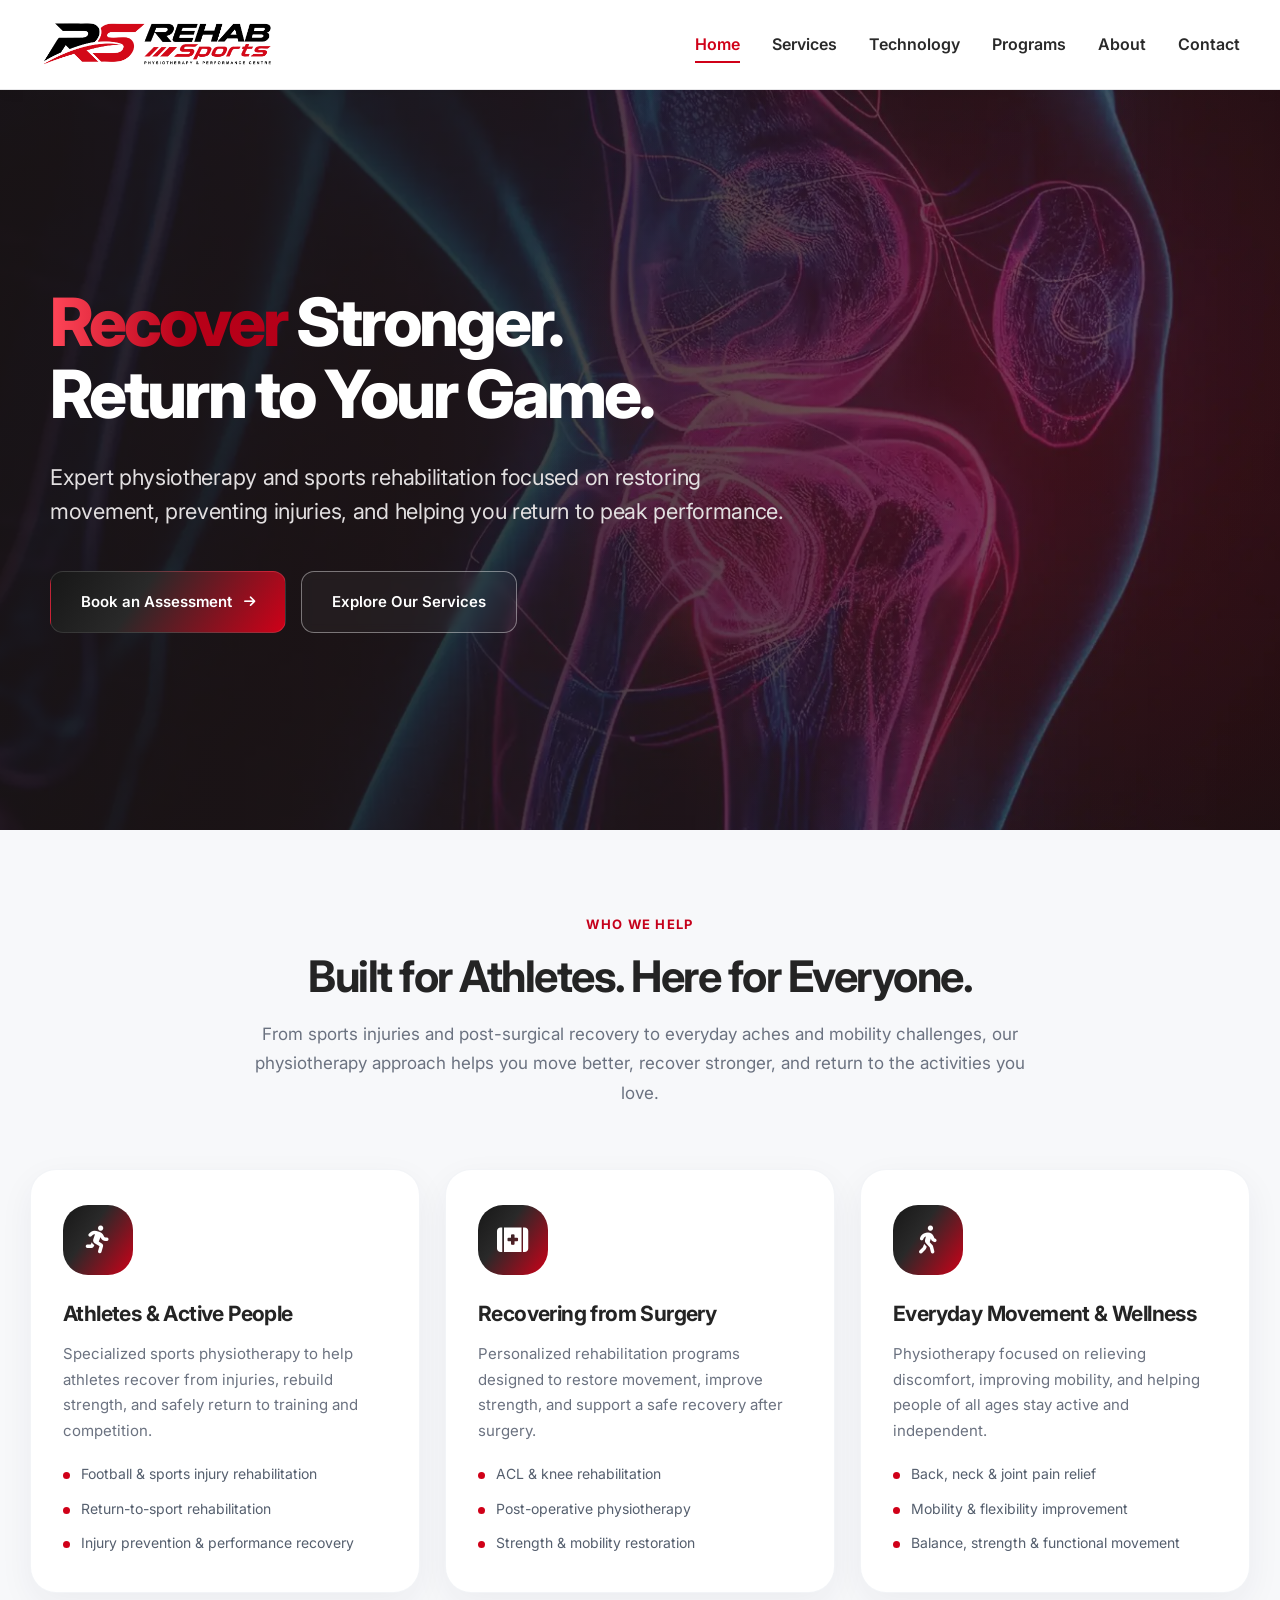
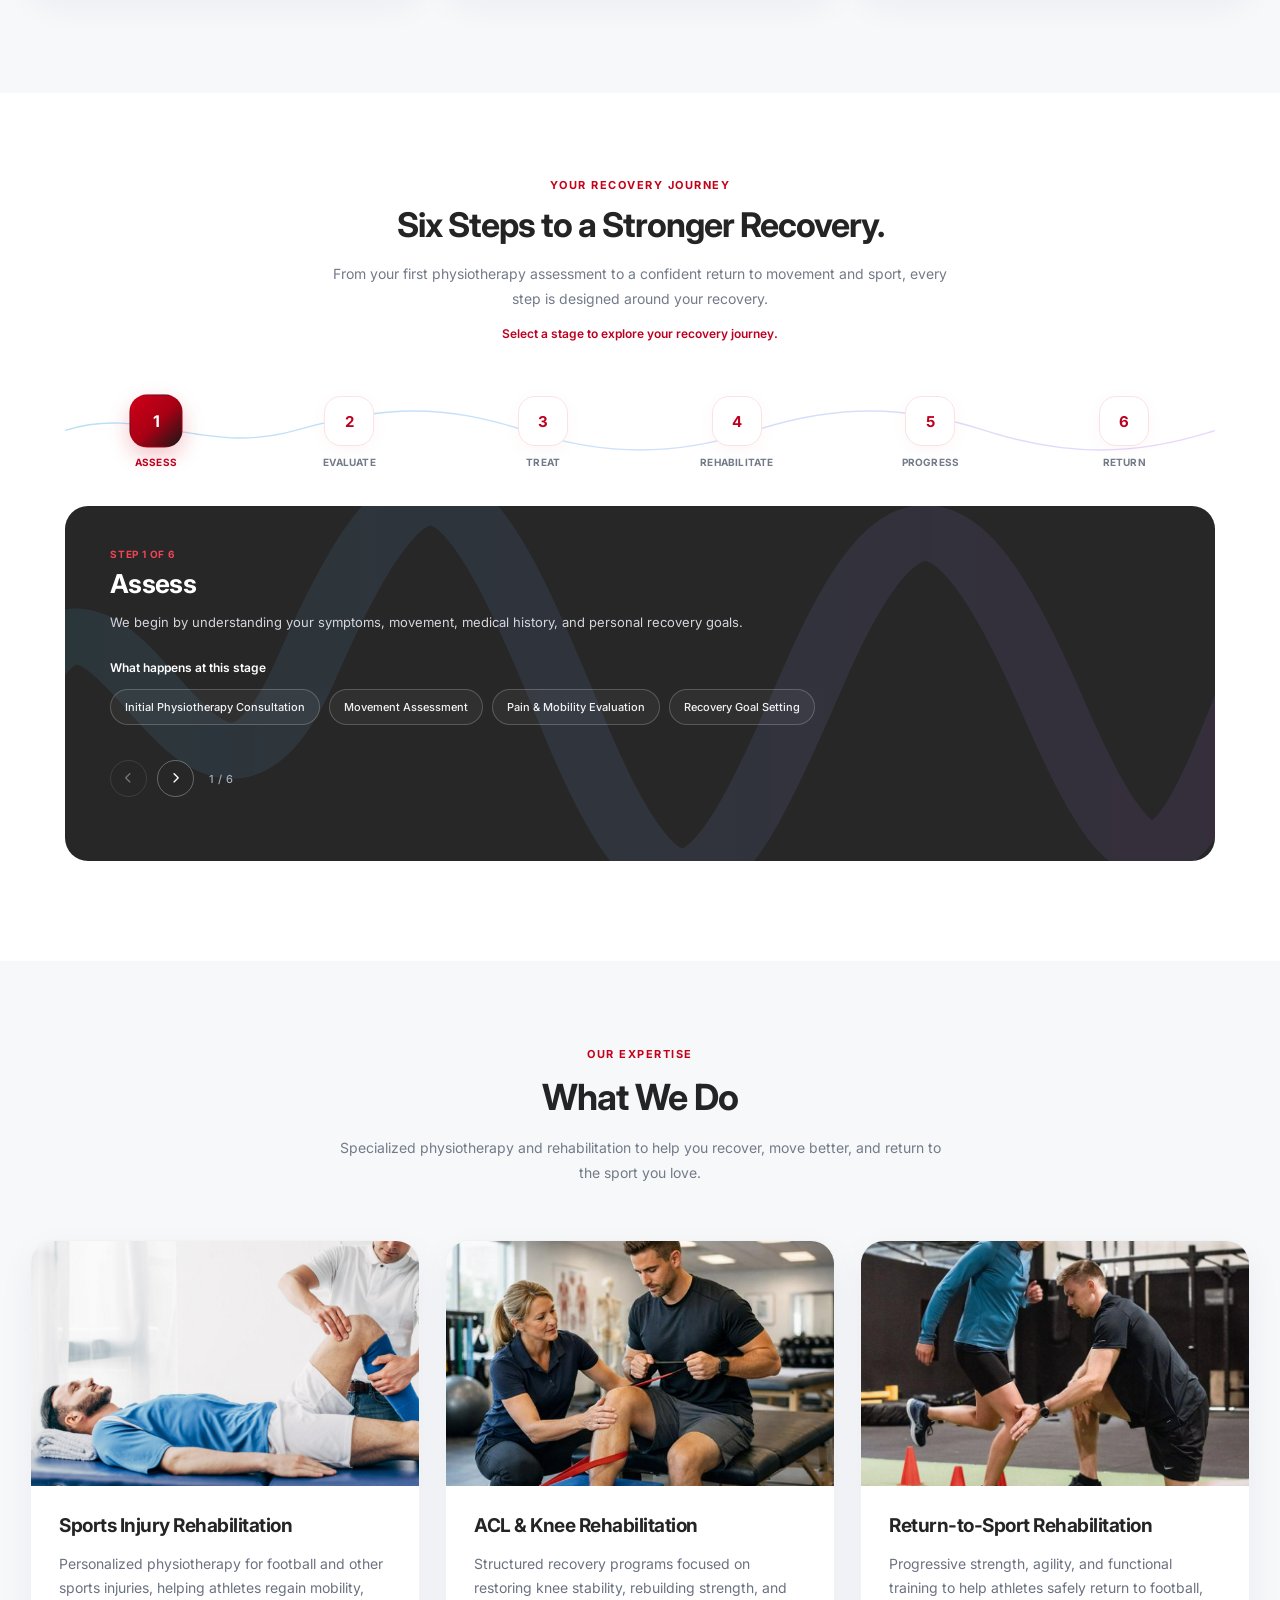
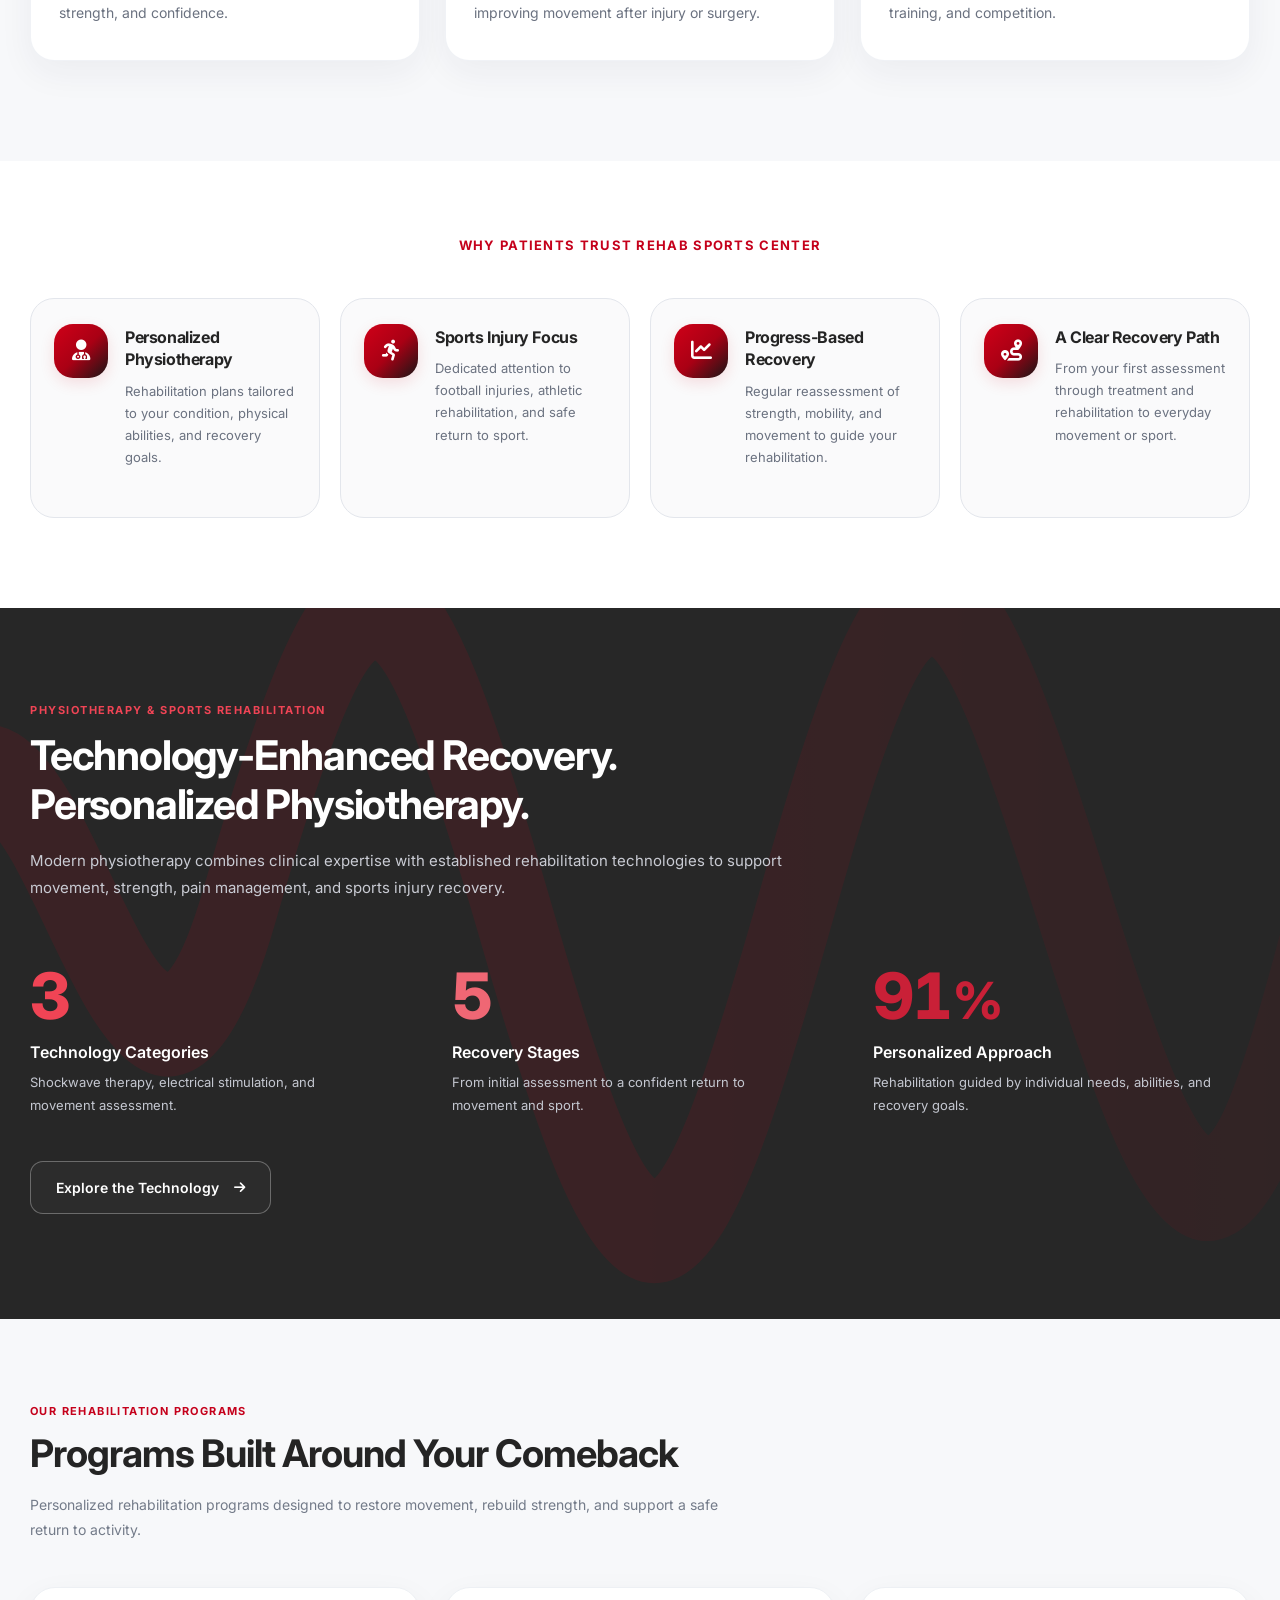
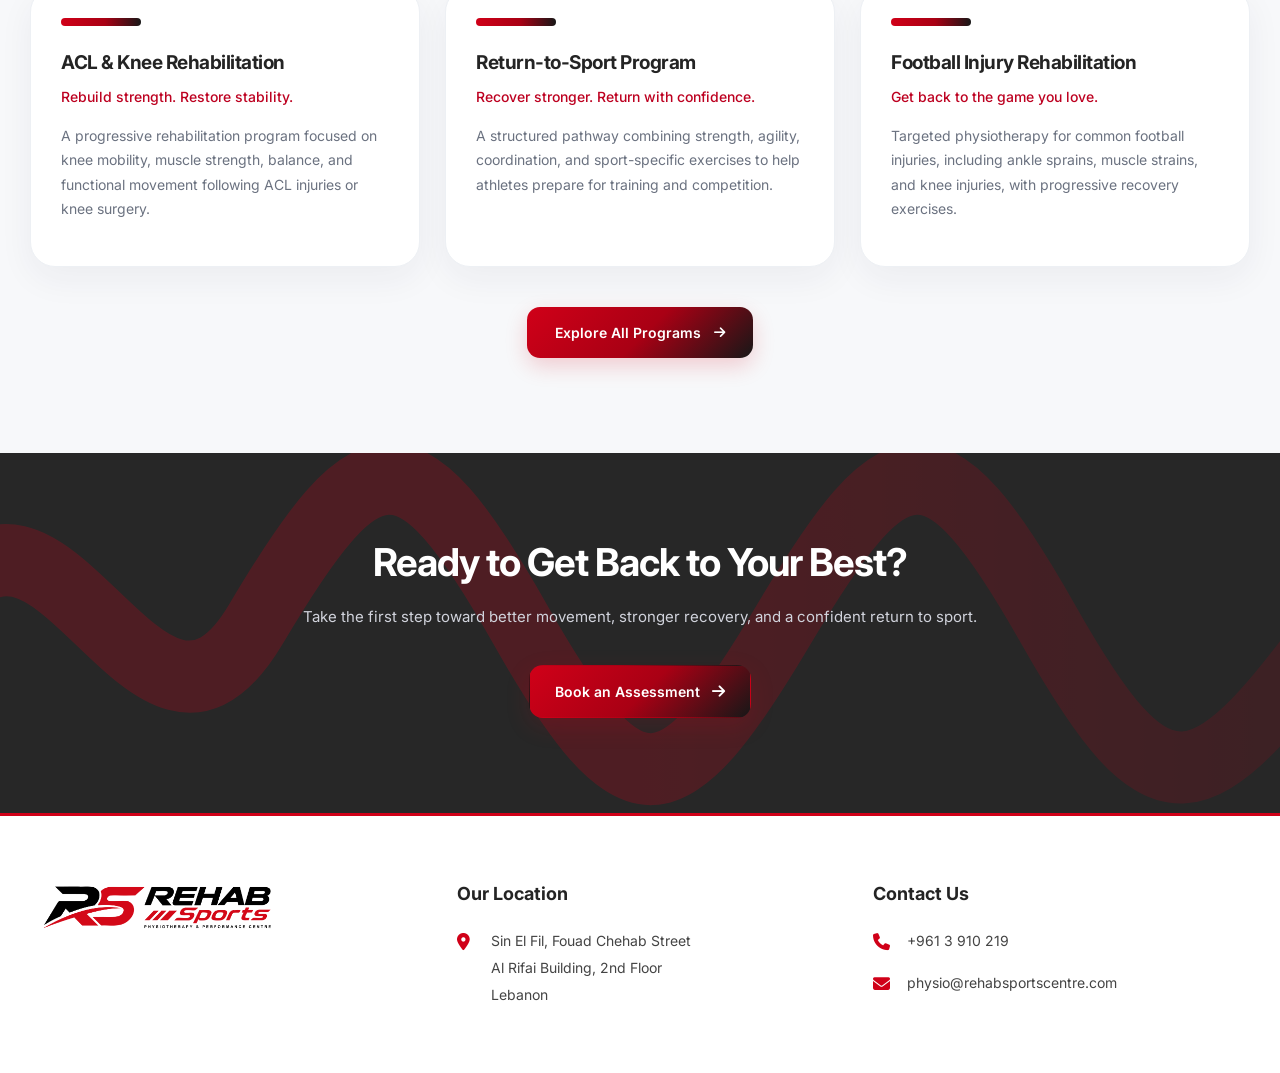
<file: index.html>
<!DOCTYPE html>
<html lang="en">

<head>
    <meta charset="UTF-8">
    <meta name="viewport" content="width=device-width, initial-scale=1.0">

    <title>Rehab Sports Center | Physiotherapy & Rehabilitation</title>

    <meta name="description"
        content="Rehab Sports Center provides physiotherapy and sports rehabilitation services in Sin El Fil, Lebanon.">

    <!-- Favicon -->
    <link rel="icon" type="image/png" href="assets/img/rehab-sports-center.png">
    <link rel="apple-touch-icon" href="assets/img/rehab-sports-center.png">

    <!-- Google Fonts -->
    <link rel="preconnect" href="https://fonts.googleapis.com">
    <link rel="preconnect" href="https://fonts.gstatic.com" crossorigin>
    <link href="https://fonts.googleapis.com/css2?family=Inter:wght@400;500;600;700;800&display=swap" rel="stylesheet">

    <!-- Font Awesome -->
    <link rel="stylesheet" href="https://cdnjs.cloudflare.com/ajax/libs/font-awesome/6.7.2/css/all.min.css">

    <!-- CSS -->
    <link rel="stylesheet" href="assets/css/style.css">

    <!-- JavaScript -->
    <script src="assets/js/app.js" defer></script>
</head>

<body>

    <!-- ================= HEADER ================= -->
    <header class="site-header" id="siteHeader">
        <div class="header-container">

            <!-- Logo -->
            <a href="index.html" class="header-logo" aria-label="Rehab Sports Center Home">
                <img src="assets/img/rehab-sports-center.png" alt="Rehab Sports Center Logo">
            </a>

            <!-- Navigation -->
            <nav class="header-nav" id="primaryNav" aria-label="Main navigation">

                <ul class="nav-list">
                    <li>
                        <a href="index.html" class="nav-link active" aria-current="page">Home</a>
                    </li>
                    <li>
                        <a href="services.html" class="nav-link">Services</a>
                    </li>
                    <li>
                        <a href="technology.html" class="nav-link">Technology</a>
                    </li>
                    <li>
                        <a href="programs.html" class="nav-link">Programs</a>
                    </li>
                    <li>
                        <a href="about.html" class="nav-link">About</a>
                    </li>
                    <li>
                        <a href="contact.html" class="nav-link">Contact</a>
                    </li>
                </ul>

            </nav>

            <!-- Mobile Hamburger -->
            <button class="menu-toggle" id="menuToggle" type="button" aria-label="Open navigation menu"
                aria-controls="primaryNav" aria-expanded="false">
                <span></span>
                <span></span>
                <span></span>
            </button>

        </div>
    </header>
    <!-- ================= END HEADER ================= -->


    <main id="mainContent">

        <!-- =========================================
             HOME PAGE — HERO SECTION
        ========================================= -->

        <section class="home-hero" aria-labelledby="homeHeroTitle">

            <!-- Background Overlay -->
            <div class="home-hero-overlay"></div>

            <!-- Hero Content -->
            <div class="home-hero-container">

                <div class="home-hero-content">

                    <!-- Main Heading -->
                    <h1 id="homeHeroTitle">
                        <span class="home-hero-gradient">
                            Recover
                        </span>
                        Stronger.
                        <br>
                        Return to Your Game.
                    </h1>

                    <!-- Description -->
                    <p>
                        Expert physiotherapy and sports rehabilitation
                        focused on restoring movement, preventing injuries,
                        and helping you return to peak performance.
                    </p>

                    <!-- Hero Buttons -->
                    <div class="home-hero-buttons">

                        <a href="contact.html" class="home-hero-btn primary">
                            Book an Assessment
                            <i class="fa-solid fa-arrow-right" aria-hidden="true"></i>
                        </a>

                        <a href="services.html" class="home-hero-btn secondary">
                            Explore Our Services
                        </a>

                    </div>

                </div>

            </div>

        </section>

        <!-- =========================================
             END HOME HERO
        ========================================= -->


        <!-- =========================================
             HOME PAGE — WHO WE HELP
        ========================================= -->

        <section class="home-audience" aria-labelledby="audienceTitle">

            <div class="home-audience-container">

                <!-- Section Heading -->
                <div class="home-audience-heading">

                    <span class="home-audience-eyebrow">
                        WHO WE HELP
                    </span>

                    <h2 id="audienceTitle">
                        Built for Athletes. Here for Everyone.
                    </h2>

                    <p>
                        From sports injuries and post-surgical recovery to
                        everyday aches and mobility challenges, our
                        physiotherapy approach helps you move better,
                        recover stronger, and return to the activities
                        you love.
                    </p>

                </div>

                <!-- Three Cards -->
                <div class="home-audience-grid">

                    <!-- =====================================
                         CARD 1 — ATHLETES
                    ====================================== -->

                    <article class="home-audience-card">

                        <!-- Running Athlete Icon -->
                        <div class="home-audience-icon" aria-hidden="true">
                            <i class="fa-solid fa-person-running"></i>
                        </div>

                        <h3>Athletes &amp; Active People</h3>

                        <p>
                            Specialized sports physiotherapy to help
                            athletes recover from injuries, rebuild
                            strength, and safely return to training
                            and competition.
                        </p>

                        <ul>
                            <li>
                                Football &amp; sports injury rehabilitation
                            </li>
                            <li>
                                Return-to-sport rehabilitation
                            </li>
                            <li>
                                Injury prevention &amp; performance recovery
                            </li>
                        </ul>

                    </article>


                    <!-- =====================================
                         CARD 2 — SURGERY RECOVERY
                    ====================================== -->

                    <article class="home-audience-card">

                        <!-- Medical Kit Icon -->
                        <div class="home-audience-icon" aria-hidden="true">
                            <i class="fa-solid fa-kit-medical"></i>
                        </div>

                        <h3>Recovering from Surgery</h3>

                        <p>
                            Personalized rehabilitation programs
                            designed to restore movement, improve
                            strength, and support a safe recovery
                            after surgery.
                        </p>

                        <ul>
                            <li>
                                ACL &amp; knee rehabilitation
                            </li>
                            <li>
                                Post-operative physiotherapy
                            </li>
                            <li>
                                Strength &amp; mobility restoration
                            </li>
                        </ul>

                    </article>


                    <!-- =====================================
                         CARD 3 — EVERYDAY MOVEMENT
                    ====================================== -->

                    <article class="home-audience-card">

                        <!-- Walking Person Icon -->
                        <div class="home-audience-icon" aria-hidden="true">
                            <i class="fa-solid fa-person-walking"></i>
                        </div>

                        <h3>Everyday Movement &amp; Wellness</h3>

                        <p>
                            Physiotherapy focused on relieving
                            discomfort, improving mobility, and
                            helping people of all ages stay active
                            and independent.
                        </p>

                        <ul>
                            <li>
                                Back, neck &amp; joint pain relief
                            </li>
                            <li>
                                Mobility &amp; flexibility improvement
                            </li>
                            <li>
                                Balance, strength &amp; functional movement
                            </li>
                        </ul>

                    </article>

                </div>

            </div>

        </section>

        <!-- =========================================
             END WHO WE HELP
        ========================================= -->


        <!-- =========================================
     HOME PAGE — RECOVERY JOURNEY
========================================= -->

        <section class="recovery-journey" aria-labelledby="journeyTitle">

            <div class="recovery-journey-container">

                <!-- Heading -->
                <div class="recovery-journey-heading">

                    <span class="recovery-journey-eyebrow">
                        YOUR RECOVERY JOURNEY
                    </span>

                    <h2 id="journeyTitle">
                        Six Steps to a Stronger Recovery.
                    </h2>

                    <p>
                        From your first physiotherapy assessment to a confident
                        return to movement and sport, every step is designed
                        around your recovery.
                    </p>

                    <span class="recovery-journey-hint">
                        Select a stage to explore your recovery journey.
                    </span>

                </div>

                <!-- Six Steps Navigation -->
                <div class="recovery-steps-wrapper">

                    <!-- Decorative Connecting Wave -->
                    <svg class="recovery-steps-wave" viewBox="0 0 1000 100" preserveAspectRatio="none"
                        aria-hidden="true">
                        <defs>
                            <linearGradient id="recoveryLineGradient" x1="0%" y1="0%" x2="100%" y2="0%">
                                <stop offset="0%" stop-color="#7dc8ef" />
                                <stop offset="50%" stop-color="#a6c9f8" />
                                <stop offset="100%" stop-color="#d9b7f7" />
                            </linearGradient>
                        </defs>

                        <path d="M0 50 C70 10 120 90 200 50
             S330 10 400 50
             S530 90 600 50
             S730 10 800 50
             S930 90 1000 50" fill="none" stroke="url(#recoveryLineGradient)" stroke-width="2" />
                    </svg>

                    <div class="recovery-steps" role="group" aria-label="Recovery stages">

                        <button type="button" class="recovery-step active" data-step="0" aria-pressed="true">
                            <span class="recovery-step-number">1</span>
                            <span class="recovery-step-name">ASSESS</span>
                        </button>

                        <button type="button" class="recovery-step" data-step="1" aria-pressed="false">
                            <span class="recovery-step-number">2</span>
                            <span class="recovery-step-name">EVALUATE</span>
                        </button>

                        <button type="button" class="recovery-step" data-step="2" aria-pressed="false">
                            <span class="recovery-step-number">3</span>
                            <span class="recovery-step-name">TREAT</span>
                        </button>

                        <button type="button" class="recovery-step" data-step="3" aria-pressed="false">
                            <span class="recovery-step-number">4</span>
                            <span class="recovery-step-name">REHABILITATE</span>
                        </button>

                        <button type="button" class="recovery-step" data-step="4" aria-pressed="false">
                            <span class="recovery-step-number">5</span>
                            <span class="recovery-step-name">PROGRESS</span>
                        </button>

                        <button type="button" class="recovery-step" data-step="5" aria-pressed="false">
                            <span class="recovery-step-number">6</span>
                            <span class="recovery-step-name">RETURN</span>
                        </button>

                    </div>
                </div>

                <!-- Interactive Detail Panel -->
                <div class="recovery-detail-panel">

                    <!-- Decorative Background Wave -->
                    <svg class="recovery-panel-wave" viewBox="0 0 1000 350" preserveAspectRatio="none"
                        aria-hidden="true">
                        <defs>
                            <linearGradient id="recoveryPanelGradient" x1="0%" y1="0%" x2="100%" y2="0%">
                                <stop offset="0%" stop-color="#55c0ea" />
                                <stop offset="55%" stop-color="#859df1" />
                                <stop offset="100%" stop-color="#bd74e7" />
                            </linearGradient>
                        </defs>

                        <path d="M-50 210
             C40 -50 110 420 210 160
             S350 -40 440 210
             S570 380 650 170
             S780 -10 860 200
             S970 380 1050 120" fill="none" stroke="url(#recoveryPanelGradient)" stroke-width="55"
                            stroke-linecap="round" />
                    </svg>

                    <div class="recovery-panel-content" id="recoveryPanelContent" aria-live="polite" aria-atomic="true">

                        <span class="recovery-panel-counter" id="recoveryStepCounter">
                            STEP 1 OF 6
                        </span>

                        <h3 id="recoveryStepTitle">Assess</h3>

                        <p class="recovery-panel-description" id="recoveryStepDescription">
                            We begin by understanding your symptoms, movement,
                            medical history, and personal recovery goals.
                        </p>

                        <h4 class="recovery-panel-subtitle">
                            What happens at this stage
                        </h4>

                        <div class="recovery-service-tags" id="recoveryServiceTags">

                            <span class="recovery-service-tag">
                                Initial Physiotherapy Consultation
                            </span>

                            <span class="recovery-service-tag">
                                Movement Assessment
                            </span>

                            <span class="recovery-service-tag">
                                Pain &amp; Mobility Evaluation
                            </span>

                            <span class="recovery-service-tag">
                                Recovery Goal Setting
                            </span>

                        </div>

                        <!-- Previous / Next -->
                        <div class="recovery-panel-controls">

                            <button type="button" class="recovery-arrow" id="recoveryPrev" aria-label="Previous stage"
                                disabled>
                                <i class="fa-solid fa-chevron-left" aria-hidden="true"></i>
                            </button>

                            <button type="button" class="recovery-arrow" id="recoveryNext" aria-label="Next stage">
                                <i class="fa-solid fa-chevron-right" aria-hidden="true"></i>
                            </button>

                            <span class="recovery-panel-progress" id="recoveryProgress">
                                1 / 6
                            </span>

                        </div>

                    </div>

                </div>

            </div>

        </section>

        <!-- =========================================
     END RECOVERY JOURNEY
========================================= -->


        <!-- =========================================
     HOME PAGE — SPORTS PHYSIOTHERAPY SERVICES
========================================= -->

        <section class="home-sports-services" aria-labelledby="sportsServicesTitle">

            <div class="home-sports-services-container">

                <!-- Section Heading -->
                <div class="home-sports-services-heading">

                    <span class="home-sports-services-eyebrow">
                        OUR EXPERTISE
                    </span>

                    <h2 id="sportsServicesTitle">
                        What We Do
                    </h2>

                    <p>
                        Specialized physiotherapy and rehabilitation
                        to help you recover, move better,
                        and return to the sport you love.
                    </p>

                </div>

                <!-- Three Service Cards -->
                <div class="home-sports-services-grid">

                    <!-- =====================================
                 CARD 1 — SPORTS INJURY REHABILITATION
            ====================================== -->

                    <article class="home-sports-service-card">

                        <div class="home-sports-service-image">

                            <img src="assets/img/sports-injury-rehab.png"
                                alt="Physiotherapist treating an athlete's sports injury" loading="lazy">

                        </div>

                        <div class="home-sports-service-content">

                            <h3>Sports Injury Rehabilitation</h3>

                            <p>
                                Personalized physiotherapy for football
                                and other sports injuries, helping athletes
                                regain mobility, strength, and confidence.
                            </p>

                        </div>

                    </article>


                    <!-- =====================================
                 CARD 2 — ACL & KNEE REHABILITATION
            ====================================== -->

                    <article class="home-sports-service-card">

                        <div class="home-sports-service-image">

                            <img src="assets/img/acl-knee-rehab.png"
                                alt="Physiotherapist guiding an athlete through knee rehabilitation" loading="lazy">

                        </div>

                        <div class="home-sports-service-content">

                            <h3>ACL &amp; Knee Rehabilitation</h3>

                            <p>
                                Structured recovery programs focused on
                                restoring knee stability, rebuilding
                                strength, and improving movement
                                after injury or surgery.
                            </p>

                        </div>

                    </article>


                    <!-- =====================================
                 CARD 3 — RETURN TO SPORT
            ====================================== -->

                    <article class="home-sports-service-card">

                        <div class="home-sports-service-image">

                            <img src="assets/img/return-to-sport.png"
                                alt="Football athlete performing return-to-sport rehabilitation exercises"
                                loading="lazy">

                        </div>

                        <div class="home-sports-service-content">

                            <h3>Return-to-Sport Rehabilitation</h3>

                            <p>
                                Progressive strength, agility, and
                                functional training to help athletes
                                safely return to football,
                                training, and competition.
                            </p>

                        </div>

                    </article>

                </div>

            </div>

        </section>

        <!-- =========================================
     END SPORTS PHYSIOTHERAPY SERVICES
========================================= -->


        <!-- =========================================
     HOME PAGE — WHY CHOOSE US
========================================= -->

        <section class="home-trust" aria-labelledby="homeTrustTitle">

            <div class="home-trust-container">

                <!-- Section Heading -->
                <div class="home-trust-heading">

                    <h2 id="homeTrustTitle">
                        WHY PATIENTS TRUST REHAB SPORTS CENTER
                    </h2>

                </div>

                <!-- Four Trust Cards -->
                <div class="home-trust-grid">

                    <!-- CARD 1 -->
                    <article class="home-trust-card">

                        <div class="home-trust-icon" aria-hidden="true">
                            <i class="fa-solid fa-user-doctor"></i>
                        </div>

                        <div class="home-trust-content">

                            <h3>Personalized Physiotherapy</h3>

                            <p>
                                Rehabilitation plans tailored to your
                                condition, physical abilities,
                                and recovery goals.
                            </p>

                        </div>

                    </article>

                    <!-- CARD 2 -->
                    <article class="home-trust-card">

                        <div class="home-trust-icon" aria-hidden="true">
                            <i class="fa-solid fa-person-running"></i>
                        </div>

                        <div class="home-trust-content">

                            <h3>Sports Injury Focus</h3>

                            <p>
                                Dedicated attention to football
                                injuries, athletic rehabilitation,
                                and safe return to sport.
                            </p>

                        </div>

                    </article>

                    <!-- CARD 3 -->
                    <article class="home-trust-card">

                        <div class="home-trust-icon" aria-hidden="true">
                            <i class="fa-solid fa-chart-line"></i>
                        </div>

                        <div class="home-trust-content">

                            <h3>Progress-Based Recovery</h3>

                            <p>
                                Regular reassessment of strength,
                                mobility, and movement to guide
                                your rehabilitation.
                            </p>

                        </div>

                    </article>

                    <!-- CARD 4 -->
                    <article class="home-trust-card">

                        <div class="home-trust-icon" aria-hidden="true">
                            <i class="fa-solid fa-route"></i>
                        </div>

                        <div class="home-trust-content">

                            <h3>A Clear Recovery Path</h3>

                            <p>
                                From your first assessment
                                through treatment and rehabilitation
                                to everyday movement or sport.
                            </p>

                        </div>

                    </article>

                </div>

            </div>

        </section>

        <!-- =========================================
     END WHY CHOOSE US
========================================= -->


        <!-- =========================================
     HOME PAGE — TECHNOLOGY SECTION
========================================= -->

        <section class="home-technology" aria-labelledby="homeTechnologyTitle">

            <!-- Decorative Background Wave -->
            <svg class="home-technology-wave" viewBox="0 0 1600 650" preserveAspectRatio="none" aria-hidden="true">
                <defs>
                    <linearGradient id="homeTechnologyWaveGradient" x1="0%" y1="0%" x2="100%" y2="0%">
                        <stop offset="0%" stop-color="#54c2e9" />
                        <stop offset="50%" stop-color="#849af3" />
                        <stop offset="100%" stop-color="#bb69e7" />
                    </linearGradient>
                </defs>

                <path d="M-100 250
               C50 -100 150 650 300 270
               S500 -80 650 300
               S850 650 1000 260
               S1200 -60 1350 290
               S1550 620 1700 150" fill="none" stroke="url(#homeTechnologyWaveGradient)" stroke-width="95"
                    stroke-linecap="round" />
            </svg>

            <!-- Main Container -->
            <div class="home-technology-container">

                <!-- Heading -->
                <div class="home-technology-heading">

                    <span class="home-technology-eyebrow">
                        PHYSIOTHERAPY & SPORTS REHABILITATION
                    </span>

                    <h2 id="homeTechnologyTitle">
                        Technology-Enhanced Recovery.
                        <br>
                        Personalized Physiotherapy.
                    </h2>

                    <p>
                        Modern physiotherapy combines clinical expertise
                        with established rehabilitation technologies
                        to support movement, strength, pain management,
                        and sports injury recovery.
                    </p>

                </div>

                <!-- =====================================
             THREE ANIMATED NUMBERS
        ====================================== -->

                <div class="home-technology-stats">

                    <!-- STAT 1 -->
                    <div class="home-technology-stat">

                        <div class="home-technology-stat-number
                            home-technology-stat-blue">

                            <span class="home-tech-counter" data-target="3">3</span>

                        </div>

                        <h3>Technology Categories</h3>

                        <p>
                            Shockwave therapy, electrical stimulation,
                            and movement assessment.
                        </p>

                    </div>

                    <!-- STAT 2 -->
                    <div class="home-technology-stat">

                        <div class="home-technology-stat-number
                            home-technology-stat-purpleblue">

                            <span class="home-tech-counter" data-target="6">6</span>

                        </div>

                        <h3>Recovery Stages</h3>

                        <p>
                            From initial assessment to a confident
                            return to movement and sport.
                        </p>

                    </div>

                    <!-- STAT 3 -->
                    <div class="home-technology-stat">

                        <div class="home-technology-stat-number
                            home-technology-stat-purple">

                            <span class="home-tech-counter" data-target="100">100</span>

                            <span class="home-technology-stat-suffix">%</span>

                        </div>

                        <h3>Personalized Approach</h3>

                        <p>
                            Rehabilitation guided by individual
                            needs, abilities, and recovery goals.
                        </p>

                    </div>

                </div>

                <!-- Explore Button -->
                <div class="home-technology-action">

                    <a href="technology.html" class="home-technology-button">

                        Explore the Technology

                        <i class="fa-solid fa-arrow-right" aria-hidden="true"></i>

                    </a>

                </div>

            </div>

        </section>

        <!-- =========================================
     END TECHNOLOGY SECTION
========================================= -->


        <!-- =========================================
     HOME PAGE — REHABILITATION PROGRAMS
========================================= -->

        <section class="home-programs" aria-labelledby="homeProgramsTitle">

            <div class="home-programs-container">

                <!-- SECTION HEADER -->
                <div class="home-programs-header">

                    <div class="home-programs-heading">
                        <span class="home-programs-eyebrow">
                            OUR REHABILITATION PROGRAMS
                        </span>

                        <h2 id="homeProgramsTitle">
                            Programs Built Around Your Comeback
                        </h2>

                        <p>
                            Personalized rehabilitation programs designed
                            to restore movement, rebuild strength,
                            and support a safe return to activity.
                        </p>
                    </div>

                </div>

                <!-- THREE PROGRAM CARDS -->
                <div class="home-programs-grid">

                    <!-- CARD 1 -->
                    <article class="home-programs-card">

                        <span class="home-programs-accent" aria-hidden="true"></span>

                        <h3>ACL &amp; Knee Rehabilitation</h3>

                        <p class="home-programs-tagline">
                            Rebuild strength. Restore stability.
                        </p>

                        <p class="home-programs-description">
                            A progressive rehabilitation program
                            focused on knee mobility, muscle strength,
                            balance, and functional movement following
                            ACL injuries or knee surgery.
                        </p>

                    </article>

                    <!-- CARD 2 -->
                    <article class="home-programs-card">

                        <span class="home-programs-accent" aria-hidden="true"></span>

                        <h3>Return-to-Sport Program</h3>

                        <p class="home-programs-tagline">
                            Recover stronger. Return with confidence.
                        </p>

                        <p class="home-programs-description">
                            A structured pathway combining strength,
                            agility, coordination, and sport-specific
                            exercises to help athletes prepare
                            for training and competition.
                        </p>

                    </article>

                    <!-- CARD 3 -->
                    <article class="home-programs-card">

                        <span class="home-programs-accent" aria-hidden="true"></span>

                        <h3>Football Injury Rehabilitation</h3>

                        <p class="home-programs-tagline">
                            Get back to the game you love.
                        </p>

                        <p class="home-programs-description">
                            Targeted physiotherapy for common football
                            injuries, including ankle sprains,
                            muscle strains, and knee injuries,
                            with progressive recovery exercises.
                        </p>

                    </article>

                </div>

                <!-- SINGLE PROGRAMS BUTTON -->
                <div class="home-programs-action">

                    <a href="programs.html" class="home-programs-button">

                        Explore All Programs

                        <i class="fa-solid fa-arrow-right" aria-hidden="true"></i>

                    </a>

                </div>

            </div>

        </section>

        <!-- =========================================
     END REHABILITATION PROGRAMS
========================================= -->


        <!-- =========================================
     HOME PAGE — FINAL CALL TO ACTION
========================================= -->

        <section class="home-final-cta" aria-labelledby="homeFinalCtaTitle">

            <!-- Decorative Gradient Wave -->
            <svg class="home-final-cta-wave" viewBox="0 0 1600 400" preserveAspectRatio="none" aria-hidden="true">
                <defs>
                    <linearGradient id="homeFinalCtaGradient" x1="0%" y1="0%" x2="100%" y2="0%">
                        <stop offset="0%" stop-color="#54c2e9" />
                        <stop offset="50%" stop-color="#849af3" />
                        <stop offset="100%" stop-color="#bb69e7" />
                    </linearGradient>
                </defs>

                <path d="M-80 185
               C60 -40 180 400 320 190
               S510 -30 650 190
               S840 400 980 190
               S1170 -30 1310 190
               S1500 400 1680 175" fill="none" stroke="url(#homeFinalCtaGradient)" stroke-width="80"
                    stroke-linecap="round" />
            </svg>

            <!-- Main Content -->
            <div class="home-final-cta-container">

                <h2 id="homeFinalCtaTitle">
                    Ready to Get Back to Your Best?
                </h2>

                <p>
                    Take the first step toward better movement,
                    stronger recovery, and a confident return to sport.
                </p>

                <!-- Single Booking Button -->
                <div class="home-final-cta-actions">

                    <a href="contact.html" class="home-final-cta-btn home-final-cta-btn-primary">
                        Book an Assessment

                        <i class="fa-solid fa-arrow-right" aria-hidden="true"></i>
                    </a>

                </div>

            </div>

        </section>

        <!-- =========================================
     END FINAL CALL TO ACTION
========================================= -->


    </main>


    <!-- ================= FOOTER ================= -->
    <footer class="site-footer">

        <div class="footer-container">

            <!-- Left: Logo -->
            <div class="footer-logo">

                <a href="index.html" aria-label="Rehab Sports Center Home">

                    <img src="assets/img/rehab-sports-center.png" alt="Rehab Sports Center Logo">

                </a>

            </div>


            <!-- Middle: Address -->
            <div class="footer-info footer-address">

                <h3>Our Location</h3>

                <a href="https://www.google.com/maps/search/?api=1&amp;query=Al+Rifai+Building+Fouad+Chehab+Street+Sin+El+Fil+Lebanon"
                    target="_blank" rel="noopener noreferrer" class="footer-detail">

                    <i class="fa-solid fa-location-dot" aria-hidden="true"></i>

                    <span>
                        Sin El Fil, Fouad Chehab Street<br>
                        Al Rifai Building, 2nd Floor<br>
                        Lebanon
                    </span>

                </a>

            </div>


            <!-- Right: Contact -->
            <div class="footer-info footer-contact">

                <h3>Contact Us</h3>

                <!-- Phone -->
                <a href="tel:+9613910219" class="footer-detail">

                    <i class="fa-solid fa-phone" aria-hidden="true"></i>

                    <span>+961 3 910 219</span>

                </a>

                <!-- Email -->
                <a href="mailto:physio@rehabsportscentre.com" class="footer-detail">

                    <i class="fa-solid fa-envelope" aria-hidden="true"></i>

                    <span>physio@rehabsportscentre.com</span>

                </a>

            </div>

        </div>

    </footer>
    <!-- ================= END FOOTER ================= -->

</body>

</html>
</file>
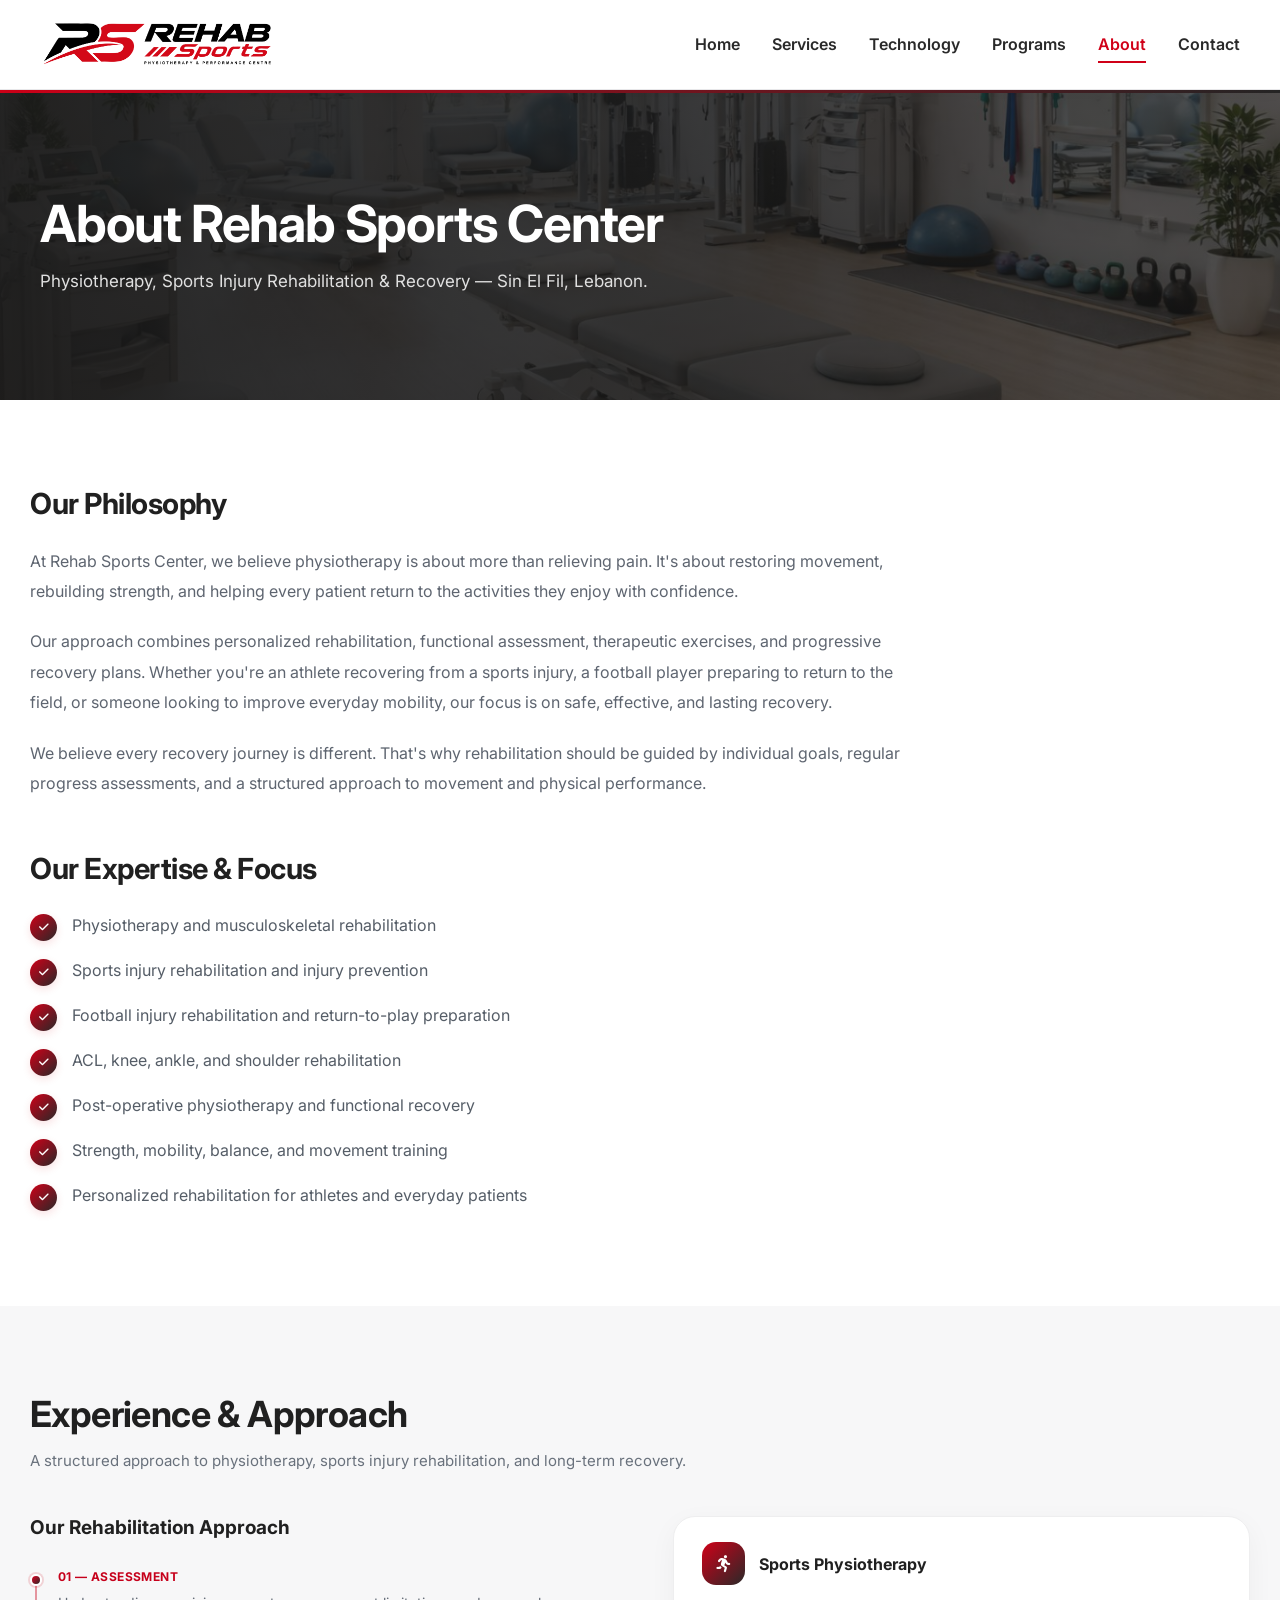
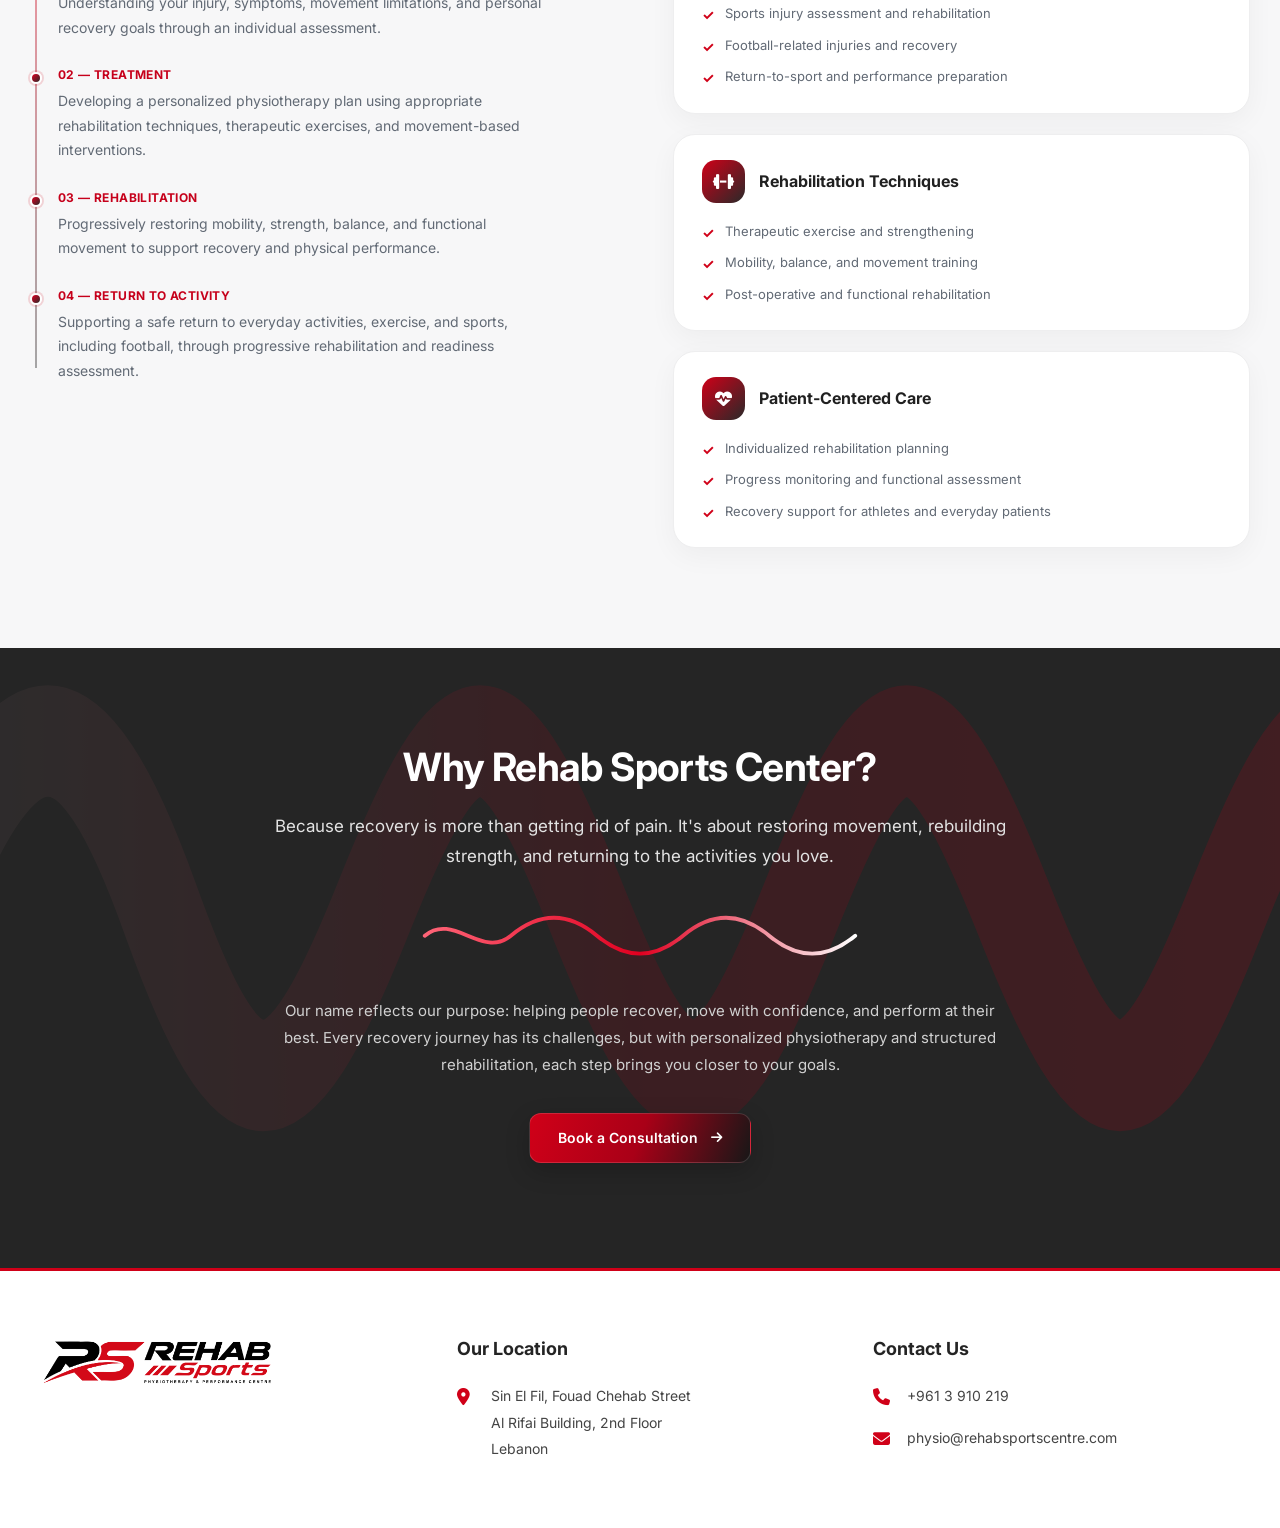
<file: about.html>
<!DOCTYPE html>
<html lang="en">

<head>
    <meta charset="UTF-8">
    <meta name="viewport" content="width=device-width, initial-scale=1.0">
    <title>About Us | Rehab Sports Center</title>
    <meta name="description"
        content="Learn about Rehab Sports Center, a physiotherapy and sports rehabilitation center in Sin El Fil, Lebanon.">
    <link rel="icon" type="image/png" href="assets/img/rehab-sports-center.png">
    <link rel="apple-touch-icon" href="assets/img/rehab-sports-center.png">
    <link rel="preconnect" href="https://fonts.googleapis.com">
    <link rel="preconnect" href="https://fonts.gstatic.com" crossorigin>
    <link href="https://fonts.googleapis.com/css2?family=Inter:wght@400;500;600;700;800&display=swap" rel="stylesheet">
    <link rel="stylesheet" href="https://cdnjs.cloudflare.com/ajax/libs/font-awesome/6.7.2/css/all.min.css">
    <link rel="stylesheet" href="assets/css/style.css">
    <script src="assets/js/app.js" defer></script>
</head>

<body>

    <!-- HEADER -->
    <header class="site-header" id="siteHeader">
        <div class="header-container">
            <a href="index.html" class="header-logo" aria-label="Rehab Sports Center Home">
                <img src="assets/img/rehab-sports-center.png" alt="Rehab Sports Center Logo">
            </a>

            <nav class="header-nav" id="primaryNav" aria-label="Main navigation">
                <ul class="nav-list">
                    <li><a href="index.html" class="nav-link">Home</a></li>
                    <li><a href="services.html" class="nav-link">Services</a></li>
                    <li><a href="technology.html" class="nav-link">Technology</a></li>
                    <li><a href="programs.html" class="nav-link">Programs</a></li>
                    <li><a href="about.html" class="nav-link active" aria-current="page">About</a></li>
                    <li><a href="contact.html" class="nav-link">Contact</a></li>
                </ul>
            </nav>

            <button class="menu-toggle" id="menuToggle" type="button" aria-label="Open navigation menu"
                aria-controls="primaryNav" aria-expanded="false">
                <span></span><span></span><span></span>
            </button>
        </div>
    </header>

    <!-- MAIN -->
    <main id="mainContent">

        <!-- =====================================
     ABOUT US HERO SECTION
===================================== -->

        <section class="about-hero" aria-labelledby="aboutHeroTitle">

            <div class="about-hero-overlay"></div>

            <div class="about-hero-container">

                <div class="about-hero-content">

                    <h1 id="aboutHeroTitle">
                        About Rehab Sports Center
                    </h1>

                    <p>
                        Physiotherapy, Sports Injury Rehabilitation &
                        Recovery — Sin El Fil, Lebanon.
                    </p>

                </div>

            </div>

        </section>


        <!-- =========================================
     ABOUT US - PHILOSOPHY & EXPERTISE
========================================= -->

        <section class="about-philosophy" id="ourPhilosophy">

            <div class="about-philosophy-container">

                <!-- OUR PHILOSOPHY -->

                <div class="about-philosophy-content">

                    <h2>Our Philosophy</h2>

                    <p>
                        At Rehab Sports Center, we believe physiotherapy
                        is about more than relieving pain. It's about
                        restoring movement, rebuilding strength, and
                        helping every patient return to the activities
                        they enjoy with confidence.
                    </p>

                    <p>
                        Our approach combines personalized rehabilitation,
                        functional assessment, therapeutic exercises, and
                        progressive recovery plans. Whether you're an
                        athlete recovering from a sports injury, a football
                        player preparing to return to the field, or someone
                        looking to improve everyday mobility, our focus
                        is on safe, effective, and lasting recovery.
                    </p>

                    <p>
                        We believe every recovery journey is different.
                        That's why rehabilitation should be guided by
                        individual goals, regular progress assessments,
                        and a structured approach to movement and
                        physical performance.
                    </p>

                </div>

                <!-- EXPERTISE & FOCUS -->

                <div class="about-expertise-content">

                    <h2>Our Expertise &amp; Focus</h2>

                    <ul class="about-expertise-list">

                        <li>
                            <span class="about-check-icon">
                                <i class="fa-solid fa-check"></i>
                            </span>
                            <span>
                                Physiotherapy and musculoskeletal rehabilitation
                            </span>
                        </li>

                        <li>
                            <span class="about-check-icon">
                                <i class="fa-solid fa-check"></i>
                            </span>
                            <span>
                                Sports injury rehabilitation and injury prevention
                            </span>
                        </li>

                        <li>
                            <span class="about-check-icon">
                                <i class="fa-solid fa-check"></i>
                            </span>
                            <span>
                                Football injury rehabilitation and return-to-play preparation
                            </span>
                        </li>

                        <li>
                            <span class="about-check-icon">
                                <i class="fa-solid fa-check"></i>
                            </span>
                            <span>
                                ACL, knee, ankle, and shoulder rehabilitation
                            </span>
                        </li>

                        <li>
                            <span class="about-check-icon">
                                <i class="fa-solid fa-check"></i>
                            </span>
                            <span>
                                Post-operative physiotherapy and functional recovery
                            </span>
                        </li>

                        <li>
                            <span class="about-check-icon">
                                <i class="fa-solid fa-check"></i>
                            </span>
                            <span>
                                Strength, mobility, balance, and movement training
                            </span>
                        </li>

                        <li>
                            <span class="about-check-icon">
                                <i class="fa-solid fa-check"></i>
                            </span>
                            <span>
                                Personalized rehabilitation for athletes and everyday patients
                            </span>
                        </li>

                    </ul>

                </div>

            </div>

        </section>


        <!-- =========================================
     EXPERIENCE & APPROACH SECTION
========================================= -->

        <section class="about-experience" id="experienceApproach">

            <div class="about-experience-container">

                <!-- SECTION HEADING -->
                <div class="about-experience-heading">
                    <h2>Experience &amp; Approach</h2>
                    <p>
                        A structured approach to physiotherapy,
                        sports injury rehabilitation, and long-term recovery.
                    </p>
                </div>

                <div class="about-experience-grid">

                    <!-- LEFT: REHABILITATION TIMELINE -->
                    <div class="about-experience-left">

                        <h3>Our Rehabilitation Approach</h3>

                        <div class="about-rehab-timeline">

                            <!-- STEP 1 -->
                            <div class="about-rehab-step">
                                <span class="about-rehab-dot"></span>

                                <div class="about-rehab-step-content">
                                    <span class="about-rehab-label">
                                        01 — ASSESSMENT
                                    </span>

                                    <p>
                                        Understanding your injury, symptoms,
                                        movement limitations, and personal
                                        recovery goals through an individual assessment.
                                    </p>
                                </div>
                            </div>

                            <!-- STEP 2 -->
                            <div class="about-rehab-step">
                                <span class="about-rehab-dot"></span>

                                <div class="about-rehab-step-content">
                                    <span class="about-rehab-label">
                                        02 — TREATMENT
                                    </span>

                                    <p>
                                        Developing a personalized physiotherapy
                                        plan using appropriate rehabilitation
                                        techniques, therapeutic exercises,
                                        and movement-based interventions.
                                    </p>
                                </div>
                            </div>

                            <!-- STEP 3 -->
                            <div class="about-rehab-step">
                                <span class="about-rehab-dot"></span>

                                <div class="about-rehab-step-content">
                                    <span class="about-rehab-label">
                                        03 — REHABILITATION
                                    </span>

                                    <p>
                                        Progressively restoring mobility,
                                        strength, balance, and functional
                                        movement to support recovery and
                                        physical performance.
                                    </p>
                                </div>
                            </div>

                            <!-- STEP 4 -->
                            <div class="about-rehab-step">
                                <span class="about-rehab-dot"></span>

                                <div class="about-rehab-step-content">
                                    <span class="about-rehab-label">
                                        04 — RETURN TO ACTIVITY
                                    </span>

                                    <p>
                                        Supporting a safe return to everyday
                                        activities, exercise, and sports,
                                        including football, through progressive
                                        rehabilitation and readiness assessment.
                                    </p>
                                </div>
                            </div>

                        </div>
                    </div>

                    <!-- RIGHT: EXPERTISE CARDS -->
                    <div class="about-experience-right">

                        <!-- CARD 1 -->
                        <article class="about-experience-card">

                            <div class="about-experience-card-heading">

                                <span class="about-experience-icon">
                                    <i class="fa-solid fa-person-running" aria-hidden="true"></i>
                                </span>

                                <h3>Sports Physiotherapy</h3>

                            </div>

                            <ul>
                                <li>
                                    Sports injury assessment and rehabilitation
                                </li>

                                <li>
                                    Football-related injuries and recovery
                                </li>

                                <li>
                                    Return-to-sport and performance preparation
                                </li>
                            </ul>

                        </article>

                        <!-- CARD 2 -->
                        <article class="about-experience-card">

                            <div class="about-experience-card-heading">

                                <span class="about-experience-icon">
                                    <i class="fa-solid fa-dumbbell" aria-hidden="true"></i>
                                </span>

                                <h3>Rehabilitation Techniques</h3>

                            </div>

                            <ul>
                                <li>
                                    Therapeutic exercise and strengthening
                                </li>

                                <li>
                                    Mobility, balance, and movement training
                                </li>

                                <li>
                                    Post-operative and functional rehabilitation
                                </li>
                            </ul>

                        </article>

                        <!-- CARD 3 -->
                        <article class="about-experience-card">

                            <div class="about-experience-card-heading">

                                <span class="about-experience-icon">
                                    <i class="fa-solid fa-heart-pulse" aria-hidden="true"></i>
                                </span>

                                <h3>Patient-Centered Care</h3>

                            </div>

                            <ul>
                                <li>
                                    Individualized rehabilitation planning
                                </li>

                                <li>
                                    Progress monitoring and functional assessment
                                </li>

                                <li>
                                    Recovery support for athletes and everyday patients
                                </li>
                            </ul>

                        </article>

                    </div>

                </div>

            </div>

        </section>


        <!-- =========================================
     WHY REHAB SPORTS CENTER
========================================= -->

        <section class="about-why" id="whyRehabSportsCenter">

            <!-- Background wave -->
            <svg class="about-why-bg-wave" viewBox="0 0 1440 500" preserveAspectRatio="none" aria-hidden="true">

                <defs>
                    <linearGradient id="whyBgGradient" x1="0%" y1="0%" x2="100%" y2="0%">
                        <stop offset="0%" stop-color="#555555" />
                        <stop offset="48%" stop-color="#a50016" />
                        <stop offset="100%" stop-color="#d00018" />
                    </linearGradient>
                </defs>

                <path d="M-80 210
         C 20 30, 90 30, 180 210
         S 320 390, 420 210
         S 560 30, 660 210
         S 800 390, 900 210
         S 1040 30, 1140 210
         S 1280 390, 1380 210
         S 1520 30, 1600 210" fill="none" stroke="url(#whyBgGradient)" stroke-width="90" stroke-linecap="round" />

            </svg>

            <div class="about-why-container">

                <h2>Why Rehab Sports Center?</h2>

                <p class="about-why-intro">
                    Because recovery is more than getting rid of pain.
                    It's about restoring movement, rebuilding strength,
                    and returning to the activities you love.
                </p>

                <!-- Animated recovery wave -->
                <div class="about-why-wave" aria-hidden="true">

                    <svg viewBox="0 0 460 60" preserveAspectRatio="xMidYMid meet">

                        <defs>
                            <linearGradient id="whyLineGradient" x1="0%" y1="0%" x2="100%" y2="0%">
                                <stop offset="0%" stop-color="#ff6477" />
                                <stop offset="50%" stop-color="#e00020" />
                                <stop offset="100%" stop-color="#ffffff" />
                            </linearGradient>
                        </defs>

                        <path class="about-why-wave-path" d="M5 30
             C 35 5, 65 55, 95 30
             S 155 5, 185 30
             S 245 55, 275 30
             S 335 5, 365 30
             S 425 55, 455 30" fill="none" stroke="url(#whyLineGradient)" stroke-width="4" stroke-linecap="round" />

                    </svg>

                </div>

                <p class="about-why-description">
                    Our name reflects our purpose: helping people recover,
                    move with confidence, and perform at their best.
                    Every recovery journey has its challenges, but with
                    personalized physiotherapy and structured rehabilitation,
                    each step brings you closer to your goals.
                </p>

                <a href="contact.html" class="about-why-button">
                    Book a Consultation
                    <i class="fa-solid fa-arrow-right" aria-hidden="true"></i>
                </a>

            </div>

        </section>


    </main>

    <!-- FOOTER -->
    <footer class="site-footer">
        <div class="footer-container">

            <div class="footer-logo">
                <a href="index.html" aria-label="Rehab Sports Center Home">
                    <img src="assets/img/rehab-sports-center.png" alt="Rehab Sports Center Logo">
                </a>
            </div>

            <div class="footer-info footer-address">
                <h3>Our Location</h3>
                <a href="https://www.google.com/maps/search/?api=1&amp;query=Al+Rifai+Building+Fouad+Chehab+Street+Sin+El+Fil+Lebanon"
                    target="_blank" rel="noopener noreferrer" class="footer-detail">
                    <i class="fa-solid fa-location-dot" aria-hidden="true"></i>
                    <span>Sin El Fil, Fouad Chehab Street<br>Al Rifai Building, 2nd Floor<br>Lebanon</span>
                </a>
            </div>

            <div class="footer-info footer-contact">
                <h3>Contact Us</h3>
                <a href="tel:+9613910219" class="footer-detail">
                    <i class="fa-solid fa-phone" aria-hidden="true"></i>
                    <span>+961 3 910 219</span>
                </a>
                <a href="mailto:physio@rehabsportscentre.com" class="footer-detail">
                    <i class="fa-solid fa-envelope" aria-hidden="true"></i>
                    <span>physio@rehabsportscentre.com</span>
                </a>
            </div>

        </div>
    </footer>

</body>

</html>
</file>
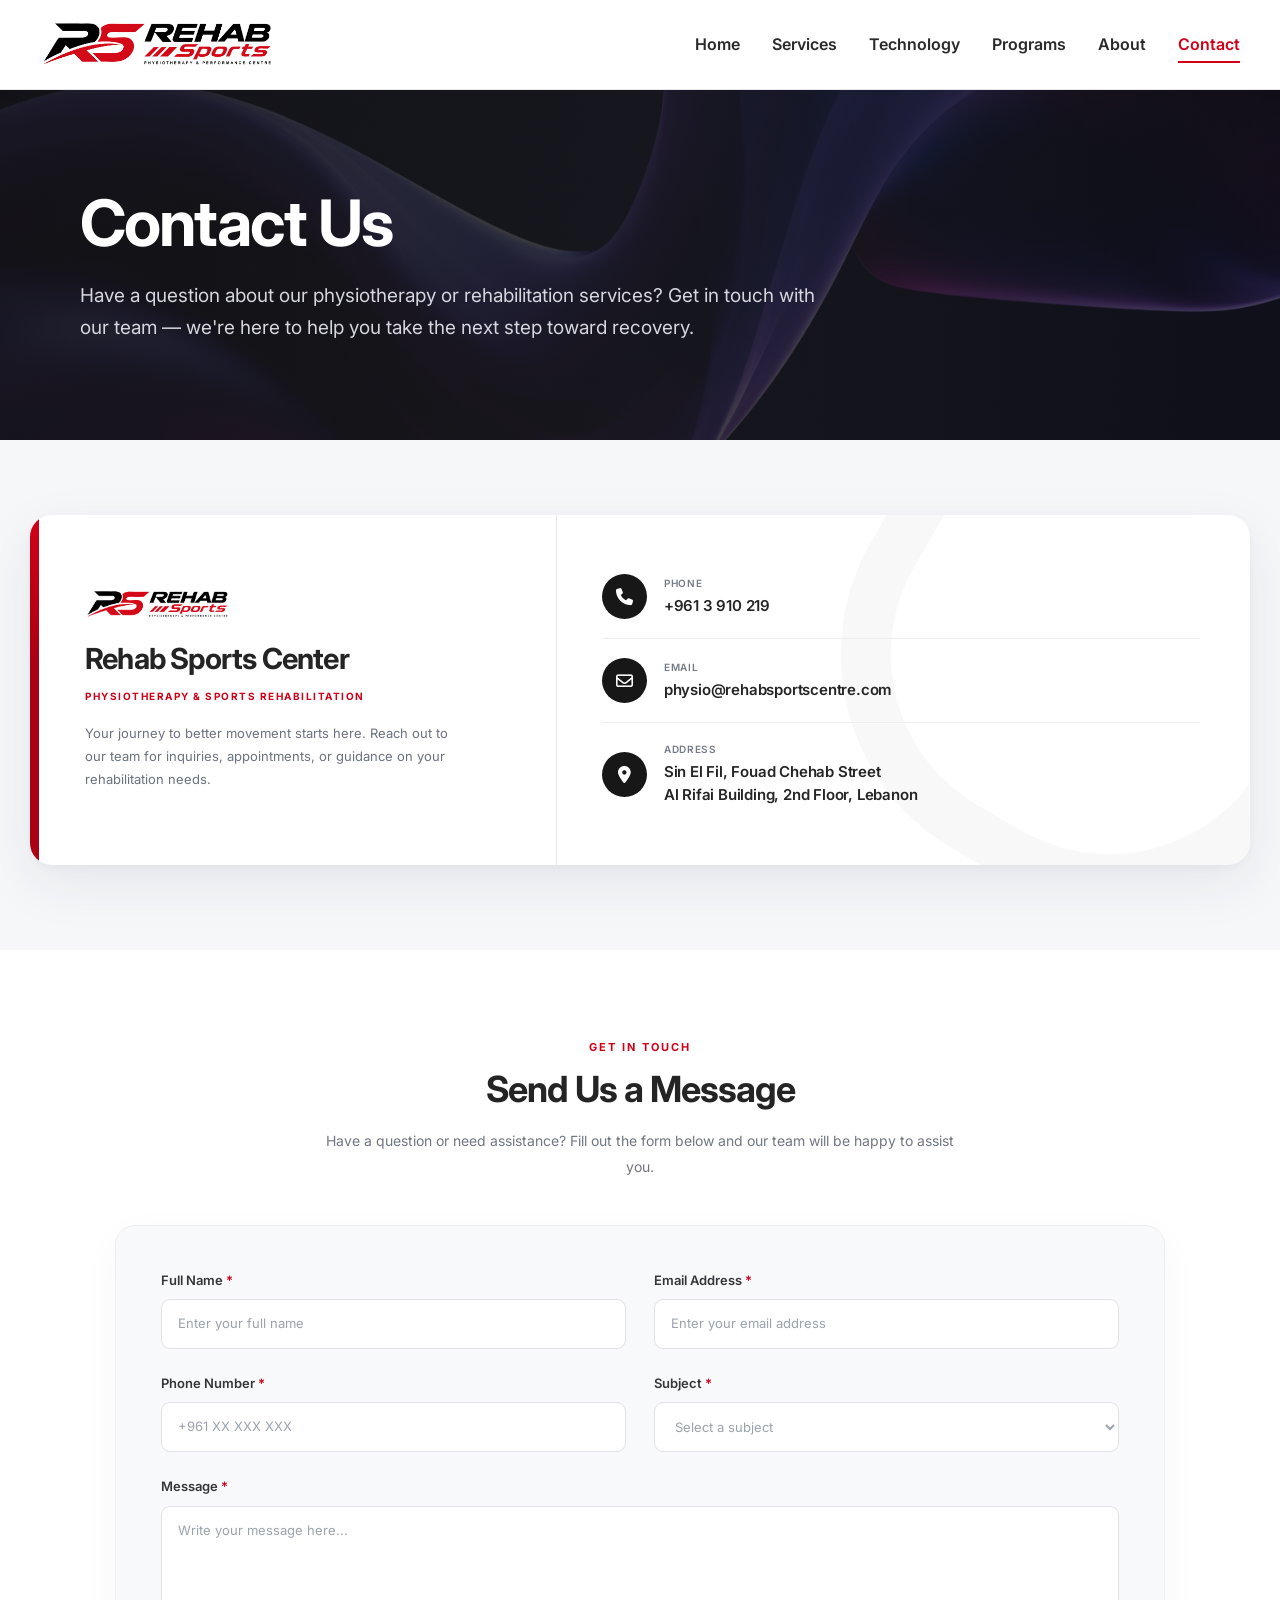
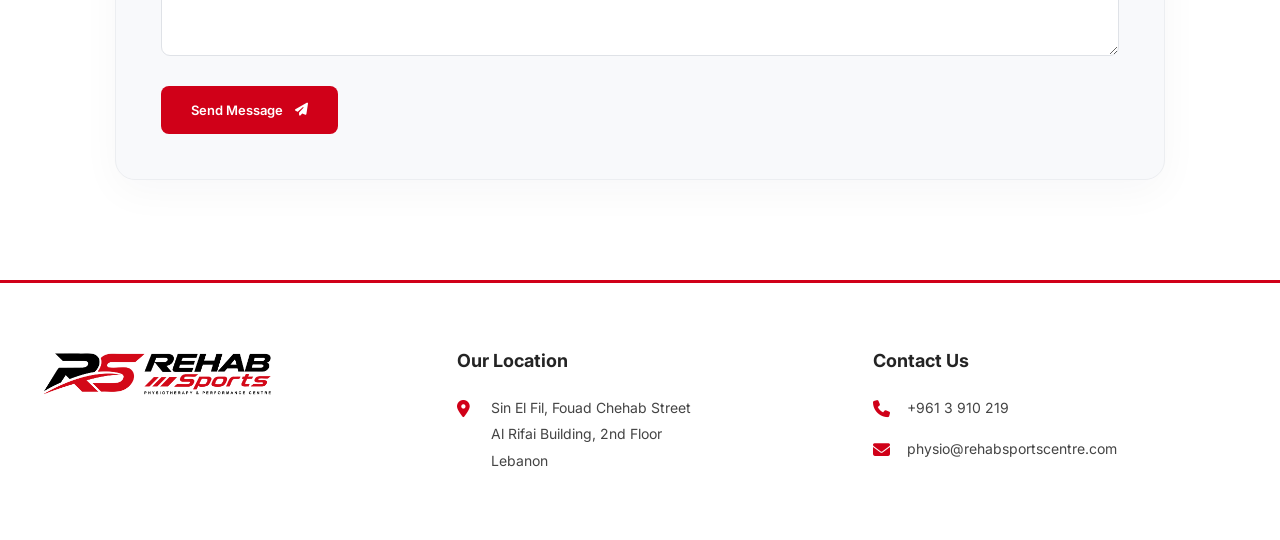
<file: contact.html>
<!DOCTYPE html>
<html lang="en">

<head>
    <meta charset="UTF-8">
    <meta name="viewport" content="width=device-width, initial-scale=1.0">
    <title>Contact Us | Rehab Sports Center</title>
    <meta name="description"
        content="Contact Rehab Sports Center in Sin El Fil, Lebanon. Call +961 3 910 219 or email physio@rehabsportscentre.com.">
    <link rel="icon" type="image/png" href="assets/img/rehab-sports-center.png">
    <link rel="apple-touch-icon" href="assets/img/rehab-sports-center.png">
    <link rel="preconnect" href="https://fonts.googleapis.com">
    <link rel="preconnect" href="https://fonts.gstatic.com" crossorigin>
    <link href="https://fonts.googleapis.com/css2?family=Inter:wght@400;500;600;700;800&display=swap" rel="stylesheet">
    <link rel="stylesheet" href="https://cdnjs.cloudflare.com/ajax/libs/font-awesome/6.7.2/css/all.min.css">
    <link rel="stylesheet" href="assets/css/style.css">
    <script src="assets/js/app.js" defer></script>
</head>

<body>

    <!-- HEADER -->
    <header class="site-header" id="siteHeader">
        <div class="header-container">
            <a href="index.html" class="header-logo" aria-label="Rehab Sports Center Home">
                <img src="assets/img/rehab-sports-center.png" alt="Rehab Sports Center Logo">
            </a>

            <nav class="header-nav" id="primaryNav" aria-label="Main navigation">
                <ul class="nav-list">
                    <li><a href="index.html" class="nav-link">Home</a></li>
                    <li><a href="services.html" class="nav-link">Services</a></li>
                    <li><a href="technology.html" class="nav-link">Technology</a></li>
                    <li><a href="programs.html" class="nav-link">Programs</a></li>
                    <li><a href="about.html" class="nav-link">About</a></li>
                    <li><a href="contact.html" class="nav-link active" aria-current="page">Contact</a></li>
                </ul>
            </nav>

            <button class="menu-toggle" id="menuToggle" type="button" aria-label="Open navigation menu"
                aria-controls="primaryNav" aria-expanded="false">
                <span></span><span></span><span></span>
            </button>
        </div>
    </header>

    <!-- MAIN -->
    <main id="mainContent">

        <!-- ================= CONTACT HERO ================= -->
        <section class="contact-hero" aria-labelledby="contactHeroTitle">
            <div class="contact-hero-overlay"></div>

            <div class="contact-hero-container">
                <div class="contact-hero-content">

                    <h1 id="contactHeroTitle">Contact Us</h1>

                    <p>
                        Have a question about our physiotherapy or rehabilitation
                        services? Get in touch with our team — we're here to
                        help you take the next step toward recovery.
                    </p>

                </div>
            </div>
        </section>




        <!-- ================= CONTACT INFORMATION ================= -->
        <section class="contact-information">
            <div class="contact-card">

                <!-- Left: Clinic Introduction -->
                <div class="contact-card-intro">

                    <img src="assets/img/rehab-sports-center.png" alt="Rehab Sports Center Logo"
                        class="contact-card-logo">

                    <h2>Rehab Sports Center</h2>

                    <span class="contact-card-subtitle">
                        PHYSIOTHERAPY & SPORTS REHABILITATION
                    </span>

                    <p class="contact-card-description">
                        Your journey to better movement starts here.
                        Reach out to our team for inquiries, appointments,
                        or guidance on your rehabilitation needs.
                    </p>

                </div>

                <!-- Right: Contact Details -->
                <div class="contact-card-details">

                    <!-- Phone -->
                    <a href="tel:+9613910219" class="contact-card-item">
                        <span class="contact-card-icon">
                            <i class="fa-solid fa-phone" aria-hidden="true"></i>
                        </span>

                        <span class="contact-card-item-content">
                            <span class="contact-card-label">PHONE</span>
                            <span class="contact-card-value">
                                +961 3 910 219
                            </span>
                        </span>
                    </a>

                    <!-- Email -->
                    <a href="mailto:physio@rehabsportscentre.com" class="contact-card-item">
                        <span class="contact-card-icon">
                            <i class="fa-regular fa-envelope" aria-hidden="true"></i>
                        </span>

                        <span class="contact-card-item-content">
                            <span class="contact-card-label">EMAIL</span>
                            <span class="contact-card-value">
                                physio@rehabsportscentre.com
                            </span>
                        </span>
                    </a>

                    <!-- Address -->
                    <a href="https://www.google.com/maps/search/?api=1&amp;query=Al+Rifai+Building+Fouad+Chehab+Street+Sin+El+Fil+Lebanon"
                        target="_blank" rel="noopener noreferrer" class="contact-card-item">
                        <span class="contact-card-icon">
                            <i class="fa-solid fa-location-dot" aria-hidden="true"></i>
                        </span>

                        <span class="contact-card-item-content">
                            <span class="contact-card-label">ADDRESS</span>
                            <span class="contact-card-value">
                                Sin El Fil, Fouad Chehab Street<br>
                                Al Rifai Building, 2nd Floor, Lebanon
                            </span>
                        </span>
                    </a>

                </div>

            </div>
        </section>


        <!-- ================= CONTACT FORM ================= -->
        <section class="contact-form-section" id="contactFormSection">
            <div class="contact-form-container">

                <!-- Section Heading -->
                <div class="contact-form-heading">

                    <span class="contact-form-eyebrow">
                        GET IN TOUCH
                    </span>

                    <h2>Send Us a Message</h2>

                    <p>
                        Have a question or need assistance?
                        Fill out the form below and our team will be happy
                        to assist you.
                    </p>

                </div>

                <!-- Contact Form -->
                <form id="contactForm" class="contact-form">

                    <div class="contact-form-grid">

                        <!-- Full Name -->
                        <div class="contact-form-field">
                            <label for="contactName">
                                Full Name <span>*</span>
                            </label>

                            <input type="text" id="contactName" name="full_name" placeholder="Enter your full name"
                                autocomplete="name" maxlength="120" required>
                        </div>

                        <!-- Email -->
                        <div class="contact-form-field">
                            <label for="contactEmail">
                                Email Address <span>*</span>
                            </label>

                            <input type="email" id="contactEmail" name="email" placeholder="Enter your email address"
                                autocomplete="email" required>
                        </div>

                        <!-- Phone -->
                        <div class="contact-form-field">
                            <label for="contactPhone">
                                Phone Number <span>*</span>
                            </label>

                            <input type="tel" id="contactPhone" name="phone" placeholder="+961 XX XXX XXX"
                                autocomplete="tel" minlength="7" maxlength="20" required>
                        </div>

                        <!-- Subject -->
                        <div class="contact-form-field">
                            <label for="contactSubject">
                                Subject <span>*</span>
                            </label>

                            <select id="contactSubject" name="subject" required>
                                <option value="" disabled selected>
                                    Select a subject
                                </option>

                                <option value="Physiotherapy">
                                    Physiotherapy
                                </option>

                                <option value="Sports Rehabilitation">
                                    Sports Rehabilitation
                                </option>

                                <option value="Appointment Booking">
                                    Appointment Booking
                                </option>

                                <option value="Consultation">
                                    Consultation
                                </option>

                                <option value="General Inquiry">
                                    General Inquiry
                                </option>

                                <option value="Other">
                                    Other
                                </option>

                            </select>
                        </div>

                        <!-- Message -->
                        <div class="contact-form-field contact-form-full">
                            <label for="contactMessage">
                                Message <span>*</span>
                            </label>

                            <textarea id="contactMessage" name="message" rows="6"
                                placeholder="Write your message here..." minlength="10" maxlength="5000"
                                required></textarea>
                        </div>

                    </div>

                    <!-- Success Notification -->
                    <div id="contactFormStatus" class="contact-form-status" role="status" aria-live="polite" hidden>
                    </div>

                    <!-- Submit Button -->
                    <div class="contact-form-actions">

                        <button type="submit" class="contact-submit-btn" id="contactSubmitBtn">
                            <span>Send Message</span>

                            <i class="fa-solid fa-paper-plane" aria-hidden="true"></i>
                        </button>

                    </div>

                </form>

            </div>
        </section>
        <!-- ================= END CONTACT FORM ================= -->



    </main>

    <!-- FOOTER -->
    <footer class="site-footer">
        <div class="footer-container">

            <div class="footer-logo">
                <a href="index.html" aria-label="Rehab Sports Center Home">
                    <img src="assets/img/rehab-sports-center.png" alt="Rehab Sports Center Logo">
                </a>
            </div>

            <div class="footer-info footer-address">
                <h3>Our Location</h3>
                <a href="https://www.google.com/maps/search/?api=1&amp;query=Al+Rifai+Building+Fouad+Chehab+Street+Sin+El+Fil+Lebanon"
                    target="_blank" rel="noopener noreferrer" class="footer-detail">
                    <i class="fa-solid fa-location-dot" aria-hidden="true"></i>
                    <span>Sin El Fil, Fouad Chehab Street<br>Al Rifai Building, 2nd Floor<br>Lebanon</span>
                </a>
            </div>

            <div class="footer-info footer-contact">
                <h3>Contact Us</h3>
                <a href="tel:+9613910219" class="footer-detail">
                    <i class="fa-solid fa-phone" aria-hidden="true"></i>
                    <span>+961 3 910 219</span>
                </a>
                <a href="mailto:physio@rehabsportscentre.com" class="footer-detail">
                    <i class="fa-solid fa-envelope" aria-hidden="true"></i>
                    <span>physio@rehabsportscentre.com</span>
                </a>
            </div>

        </div>
    </footer>

</body>

</html>
</file>
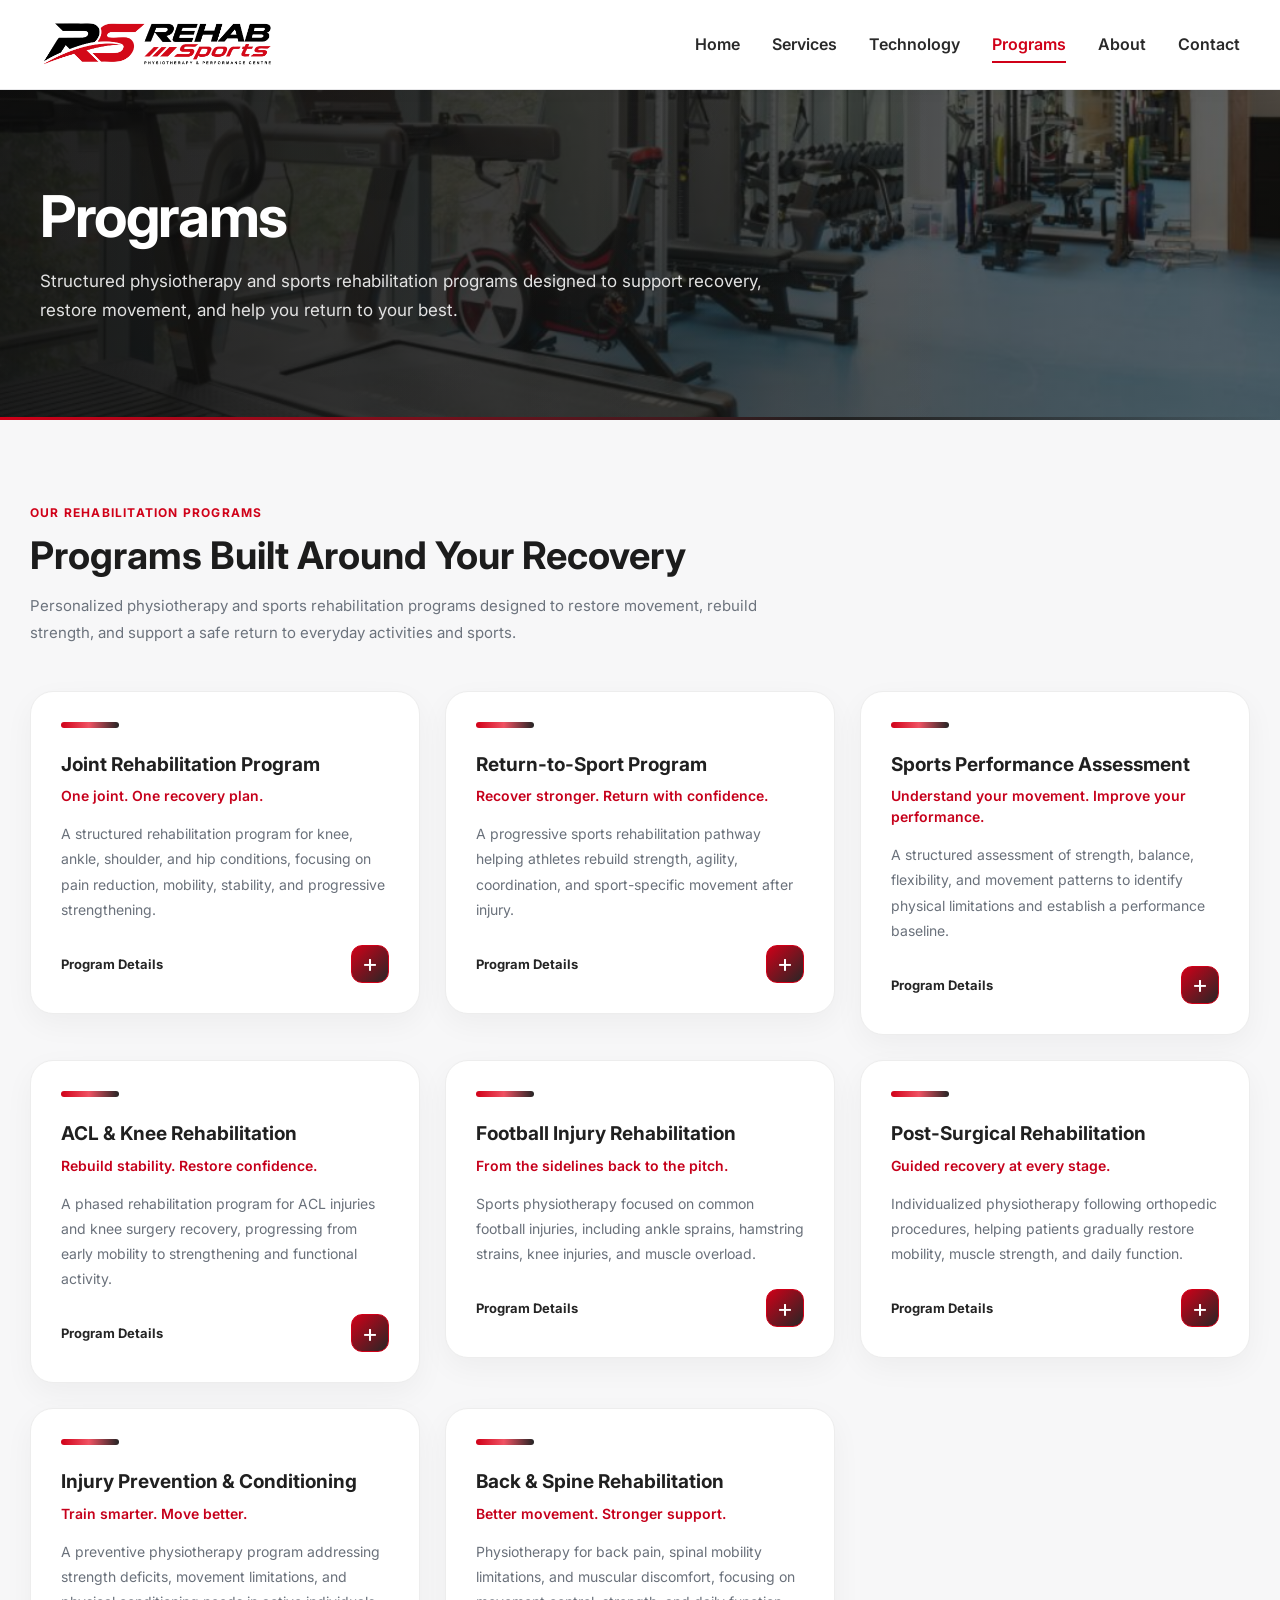
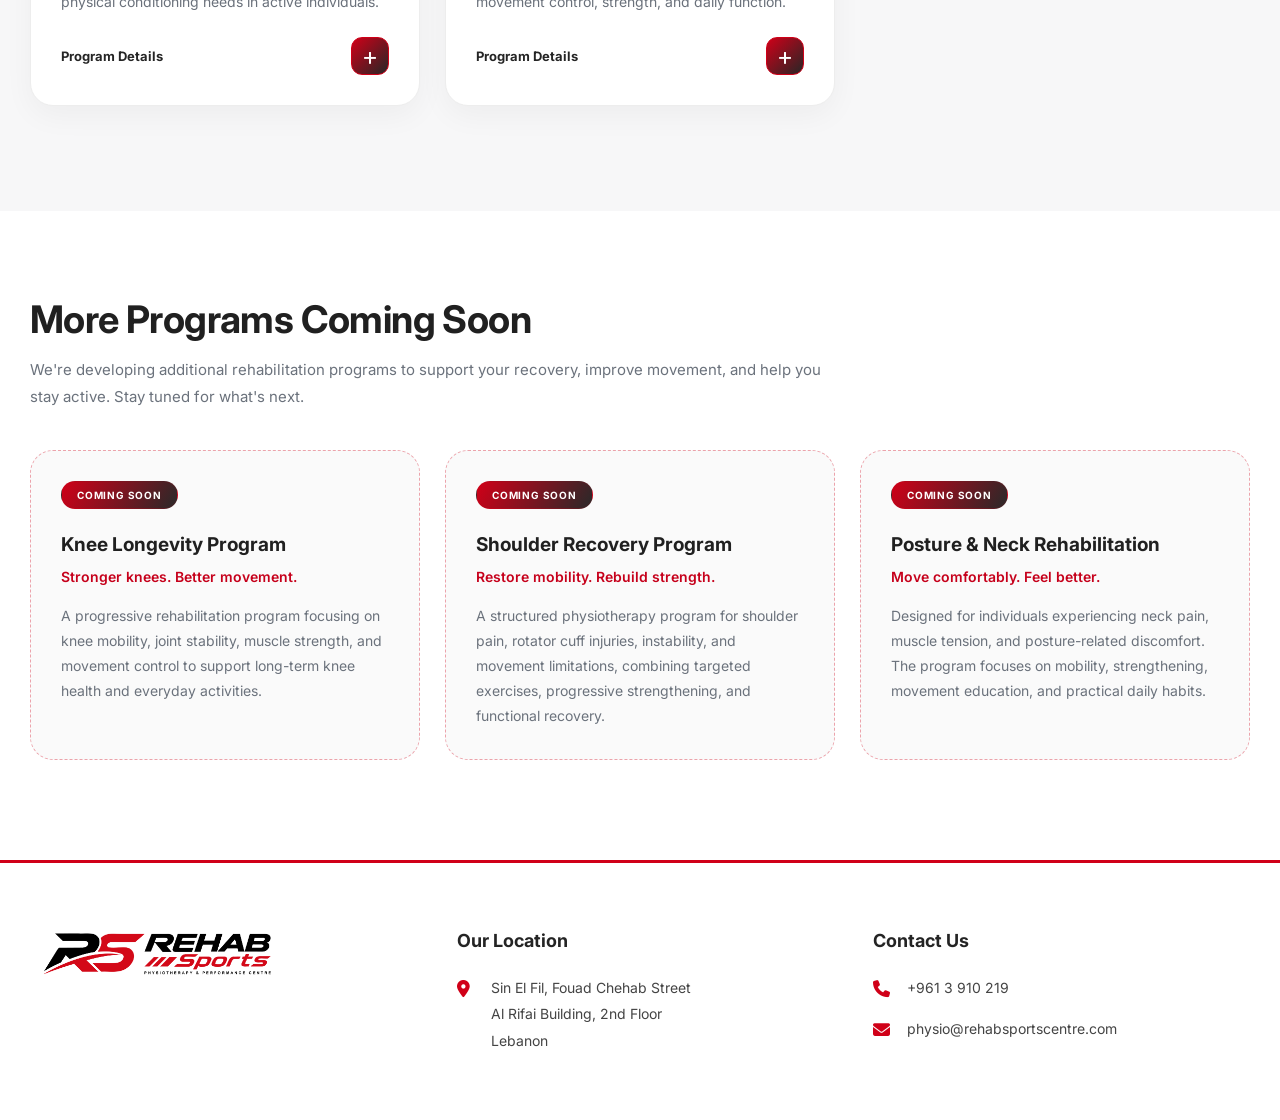
<file: programs.html>
<!DOCTYPE html>
<html lang="en">

<head>
    <meta charset="UTF-8">
    <meta name="viewport" content="width=device-width, initial-scale=1.0">
    <title>Programs | Rehab Sports Center</title>
    <meta name="description"
        content="Explore rehabilitation and sports recovery programs at Rehab Sports Center in Lebanon.">
    <link rel="icon" type="image/png" href="assets/img/rehab-sports-center.png">
    <link rel="apple-touch-icon" href="assets/img/rehab-sports-center.png">
    <link rel="preconnect" href="https://fonts.googleapis.com">
    <link rel="preconnect" href="https://fonts.gstatic.com" crossorigin>
    <link href="https://fonts.googleapis.com/css2?family=Inter:wght@400;500;600;700;800&display=swap" rel="stylesheet">
    <link rel="stylesheet" href="https://cdnjs.cloudflare.com/ajax/libs/font-awesome/6.7.2/css/all.min.css">
    <link rel="stylesheet" href="assets/css/style.css">
    <script src="assets/js/app.js" defer></script>
</head>

<body>

    <!-- HEADER -->
    <header class="site-header" id="siteHeader">
        <div class="header-container">
            <a href="index.html" class="header-logo" aria-label="Rehab Sports Center Home">
                <img src="assets/img/rehab-sports-center.png" alt="Rehab Sports Center Logo">
            </a>

            <nav class="header-nav" id="primaryNav" aria-label="Main navigation">
                <ul class="nav-list">
                    <li><a href="index.html" class="nav-link">Home</a></li>
                    <li><a href="services.html" class="nav-link">Services</a></li>
                    <li><a href="technology.html" class="nav-link">Technology</a></li>
                    <li><a href="programs.html" class="nav-link active" aria-current="page">Programs</a></li>
                    <li><a href="about.html" class="nav-link">About</a></li>
                    <li><a href="contact.html" class="nav-link">Contact</a></li>
                </ul>
            </nav>

            <button class="menu-toggle" id="menuToggle" type="button" aria-label="Open navigation menu"
                aria-controls="primaryNav" aria-expanded="false">
                <span></span><span></span><span></span>
            </button>
        </div>
    </header>

    <!-- MAIN -->
    <main id="mainContent">

        <!-- =====================================
     PROGRAMS HERO SECTION
===================================== -->

        <section class="programs-hero" aria-labelledby="programsHeroTitle">

            <div class="programs-hero-overlay"></div>

            <div class="programs-hero-container">

                <div class="programs-hero-content">

                    <h1 id="programsHeroTitle">
                        Programs
                    </h1>

                    <p>
                        Structured physiotherapy and sports rehabilitation
                        programs designed to support recovery, restore
                        movement, and help you return to your best.
                    </p>

                </div>

            </div>

        </section>


        <!-- =========================================
     PHYSIOTHERAPY PROGRAMS SECTION
========================================= -->

        <section class="rehab-programs" id="rehabPrograms">

            <div class="rehab-programs-container">

                <div class="rehab-programs-heading">
                    <span class="rehab-programs-eyebrow">
                        OUR REHABILITATION PROGRAMS
                    </span>

                    <h2>Programs Built Around Your Recovery</h2>

                    <p>
                        Personalized physiotherapy and sports rehabilitation programs
                        designed to restore movement, rebuild strength, and support
                        a safe return to everyday activities and sports.
                    </p>
                </div>

                <div class="rehab-programs-grid">

                    <!-- PROGRAM 1 -->
                    <article class="rehab-program-card">
                        <span class="rehab-program-accent"></span>

                        <h3>Joint Rehabilitation Program</h3>

                        <p class="rehab-program-tagline">
                            One joint. One recovery plan.
                        </p>

                        <p class="rehab-program-description">
                            A structured rehabilitation program for knee, ankle,
                            shoulder, and hip conditions, focusing on pain reduction,
                            mobility, stability, and progressive strengthening.
                        </p>

                        <button class="rehab-program-toggle" type="button" aria-expanded="false">
                            <span>Program Details</span>
                            <span class="rehab-program-plus">+</span>
                        </button>

                        <div class="rehab-program-details" hidden>
                            <h4>What the program includes</h4>
                            <ul>
                                <li>Joint mobility and flexibility exercises</li>
                                <li>Progressive muscle strengthening</li>
                                <li>Balance and stability training</li>
                                <li>Functional movement rehabilitation</li>
                                <li>Regular progress assessments</li>
                            </ul>
                        </div>
                    </article>

                    <!-- PROGRAM 2 -->
                    <article class="rehab-program-card">
                        <span class="rehab-program-accent"></span>

                        <h3>Return-to-Sport Program</h3>

                        <p class="rehab-program-tagline">
                            Recover stronger. Return with confidence.
                        </p>

                        <p class="rehab-program-description">
                            A progressive sports rehabilitation pathway helping
                            athletes rebuild strength, agility, coordination,
                            and sport-specific movement after injury.
                        </p>

                        <button class="rehab-program-toggle" type="button" aria-expanded="false">
                            <span>Program Details</span>
                            <span class="rehab-program-plus">+</span>
                        </button>

                        <div class="rehab-program-details" hidden>
                            <h4>What the program includes</h4>
                            <ul>
                                <li>Strength and functional movement assessments</li>
                                <li>Agility and change-of-direction training</li>
                                <li>Jumping and landing mechanics</li>
                                <li>Sport-specific rehabilitation exercises</li>
                                <li>Return-to-sport readiness evaluation</li>
                            </ul>
                        </div>
                    </article>

                    <!-- PROGRAM 3 -->
                    <article class="rehab-program-card">
                        <span class="rehab-program-accent"></span>

                        <h3>Sports Performance Assessment</h3>

                        <p class="rehab-program-tagline">
                            Understand your movement. Improve your performance.
                        </p>

                        <p class="rehab-program-description">
                            A structured assessment of strength, balance,
                            flexibility, and movement patterns to identify
                            physical limitations and establish a performance baseline.
                        </p>

                        <button class="rehab-program-toggle" type="button" aria-expanded="false">
                            <span>Program Details</span>
                            <span class="rehab-program-plus">+</span>
                        </button>

                        <div class="rehab-program-details" hidden>
                            <h4>What the program includes</h4>
                            <ul>
                                <li>Muscle strength assessment</li>
                                <li>Range-of-motion evaluation</li>
                                <li>Balance and coordination testing</li>
                                <li>Functional movement screening</li>
                                <li>Individualized exercise recommendations</li>
                            </ul>
                        </div>
                    </article>

                    <!-- PROGRAM 4 -->
                    <article class="rehab-program-card">
                        <span class="rehab-program-accent"></span>

                        <h3>ACL & Knee Rehabilitation</h3>

                        <p class="rehab-program-tagline">
                            Rebuild stability. Restore confidence.
                        </p>

                        <p class="rehab-program-description">
                            A phased rehabilitation program for ACL injuries
                            and knee surgery recovery, progressing from early
                            mobility to strengthening and functional activity.
                        </p>

                        <button class="rehab-program-toggle" type="button" aria-expanded="false">
                            <span>Program Details</span>
                            <span class="rehab-program-plus">+</span>
                        </button>

                        <div class="rehab-program-details" hidden>
                            <h4>What the program includes</h4>
                            <ul>
                                <li>Early-stage mobility rehabilitation</li>
                                <li>Quadriceps and hamstring strengthening</li>
                                <li>Knee stability and balance exercises</li>
                                <li>Running and agility progression</li>
                                <li>Functional testing before sports participation</li>
                            </ul>
                        </div>
                    </article>

                    <!-- PROGRAM 5 -->
                    <article class="rehab-program-card">
                        <span class="rehab-program-accent"></span>

                        <h3>Football Injury Rehabilitation</h3>

                        <p class="rehab-program-tagline">
                            From the sidelines back to the pitch.
                        </p>

                        <p class="rehab-program-description">
                            Sports physiotherapy focused on common football
                            injuries, including ankle sprains, hamstring strains,
                            knee injuries, and muscle overload.
                        </p>

                        <button class="rehab-program-toggle" type="button" aria-expanded="false">
                            <span>Program Details</span>
                            <span class="rehab-program-plus">+</span>
                        </button>

                        <div class="rehab-program-details" hidden>
                            <h4>What the program includes</h4>
                            <ul>
                                <li>Football injury assessment</li>
                                <li>Targeted muscle rehabilitation</li>
                                <li>Running and sprinting progression</li>
                                <li>Cutting and directional-change exercises</li>
                                <li>Football-specific movement training</li>
                            </ul>
                        </div>
                    </article>

                    <!-- PROGRAM 6 -->
                    <article class="rehab-program-card">
                        <span class="rehab-program-accent"></span>

                        <h3>Post-Surgical Rehabilitation</h3>

                        <p class="rehab-program-tagline">
                            Guided recovery at every stage.
                        </p>

                        <p class="rehab-program-description">
                            Individualized physiotherapy following orthopedic
                            procedures, helping patients gradually restore
                            mobility, muscle strength, and daily function.
                        </p>

                        <button class="rehab-program-toggle" type="button" aria-expanded="false">
                            <span>Program Details</span>
                            <span class="rehab-program-plus">+</span>
                        </button>

                        <div class="rehab-program-details" hidden>
                            <h4>What the program includes</h4>
                            <ul>
                                <li>Post-operative mobility exercises</li>
                                <li>Swelling and stiffness management</li>
                                <li>Progressive muscle strengthening</li>
                                <li>Walking and movement retraining</li>
                                <li>Functional recovery monitoring</li>
                            </ul>
                        </div>
                    </article>

                    <!-- PROGRAM 7 -->
                    <article class="rehab-program-card">
                        <span class="rehab-program-accent"></span>

                        <h3>Injury Prevention & Conditioning</h3>

                        <p class="rehab-program-tagline">
                            Train smarter. Move better.
                        </p>

                        <p class="rehab-program-description">
                            A preventive physiotherapy program addressing
                            strength deficits, movement limitations, and
                            physical conditioning needs in active individuals.
                        </p>

                        <button class="rehab-program-toggle" type="button" aria-expanded="false">
                            <span>Program Details</span>
                            <span class="rehab-program-plus">+</span>
                        </button>

                        <div class="rehab-program-details" hidden>
                            <h4>What the program includes</h4>
                            <ul>
                                <li>Movement and posture assessment</li>
                                <li>Muscle imbalance identification</li>
                                <li>Core and lower-limb strengthening</li>
                                <li>Flexibility and mobility training</li>
                                <li>Sport-specific injury prevention exercises</li>
                            </ul>
                        </div>
                    </article>

                    <!-- PROGRAM 8 -->
                    <article class="rehab-program-card">
                        <span class="rehab-program-accent"></span>

                        <h3>Back & Spine Rehabilitation</h3>

                        <p class="rehab-program-tagline">
                            Better movement. Stronger support.
                        </p>

                        <p class="rehab-program-description">
                            Physiotherapy for back pain, spinal mobility
                            limitations, and muscular discomfort, focusing
                            on movement control, strength, and daily function.
                        </p>

                        <button class="rehab-program-toggle" type="button" aria-expanded="false">
                            <span>Program Details</span>
                            <span class="rehab-program-plus">+</span>
                        </button>

                        <div class="rehab-program-details" hidden>
                            <h4>What the program includes</h4>
                            <ul>
                                <li>Spinal mobility exercises</li>
                                <li>Core stability training</li>
                                <li>Postural and movement education</li>
                                <li>Progressive functional strengthening</li>
                                <li>Individualized home exercise guidance</li>
                            </ul>
                        </div>
                    </article>

                </div>
            </div>
        </section>



        <!-- =========================================
     MORE PROGRAMS COMING SOON
========================================= -->

        <section class="upcoming-programs" id="upcomingPrograms">

            <div class="upcoming-programs-container">

                <div class="upcoming-programs-heading">
                    <h2>More Programs Coming Soon</h2>

                    <p>
                        We're developing additional rehabilitation programs
                        to support your recovery, improve movement, and help
                        you stay active. Stay tuned for what's next.
                    </p>
                </div>

                <div class="upcoming-programs-grid">

                    <!-- PROGRAM 1 -->
                    <article class="upcoming-program-card">

                        <span class="upcoming-program-badge">
                            COMING SOON
                        </span>

                        <h3>Knee Longevity Program</h3>

                        <p class="upcoming-program-tagline">
                            Stronger knees. Better movement.
                        </p>

                        <p class="upcoming-program-description">
                            A progressive rehabilitation program focusing on
                            knee mobility, joint stability, muscle strength,
                            and movement control to support long-term
                            knee health and everyday activities.
                        </p>

                    </article>

                    <!-- PROGRAM 2 -->
                    <article class="upcoming-program-card">

                        <span class="upcoming-program-badge">
                            COMING SOON
                        </span>

                        <h3>Shoulder Recovery Program</h3>

                        <p class="upcoming-program-tagline">
                            Restore mobility. Rebuild strength.
                        </p>

                        <p class="upcoming-program-description">
                            A structured physiotherapy program for shoulder
                            pain, rotator cuff injuries, instability, and
                            movement limitations, combining targeted exercises,
                            progressive strengthening, and functional recovery.
                        </p>

                    </article>

                    <!-- PROGRAM 3 -->
                    <article class="upcoming-program-card">

                        <span class="upcoming-program-badge">
                            COMING SOON
                        </span>

                        <h3>Posture & Neck Rehabilitation</h3>

                        <p class="upcoming-program-tagline">
                            Move comfortably. Feel better.
                        </p>

                        <p class="upcoming-program-description">
                            Designed for individuals experiencing neck pain,
                            muscle tension, and posture-related discomfort.
                            The program focuses on mobility, strengthening,
                            movement education, and practical daily habits.
                        </p>

                    </article>

                </div>

            </div>

        </section>




    </main>

    <!-- FOOTER -->
    <footer class="site-footer">
        <div class="footer-container">

            <div class="footer-logo">
                <a href="index.html" aria-label="Rehab Sports Center Home">
                    <img src="assets/img/rehab-sports-center.png" alt="Rehab Sports Center Logo">
                </a>
            </div>

            <div class="footer-info footer-address">
                <h3>Our Location</h3>
                <a href="https://www.google.com/maps/search/?api=1&amp;query=Al+Rifai+Building+Fouad+Chehab+Street+Sin+El+Fil+Lebanon"
                    target="_blank" rel="noopener noreferrer" class="footer-detail">
                    <i class="fa-solid fa-location-dot" aria-hidden="true"></i>
                    <span>Sin El Fil, Fouad Chehab Street<br>Al Rifai Building, 2nd Floor<br>Lebanon</span>
                </a>
            </div>

            <div class="footer-info footer-contact">
                <h3>Contact Us</h3>
                <a href="tel:+9613910219" class="footer-detail">
                    <i class="fa-solid fa-phone" aria-hidden="true"></i>
                    <span>+961 3 910 219</span>
                </a>
                <a href="mailto:physio@rehabsportscentre.com" class="footer-detail">
                    <i class="fa-solid fa-envelope" aria-hidden="true"></i>
                    <span>physio@rehabsportscentre.com</span>
                </a>
            </div>

        </div>
    </footer>

</body>

</html>
</file>
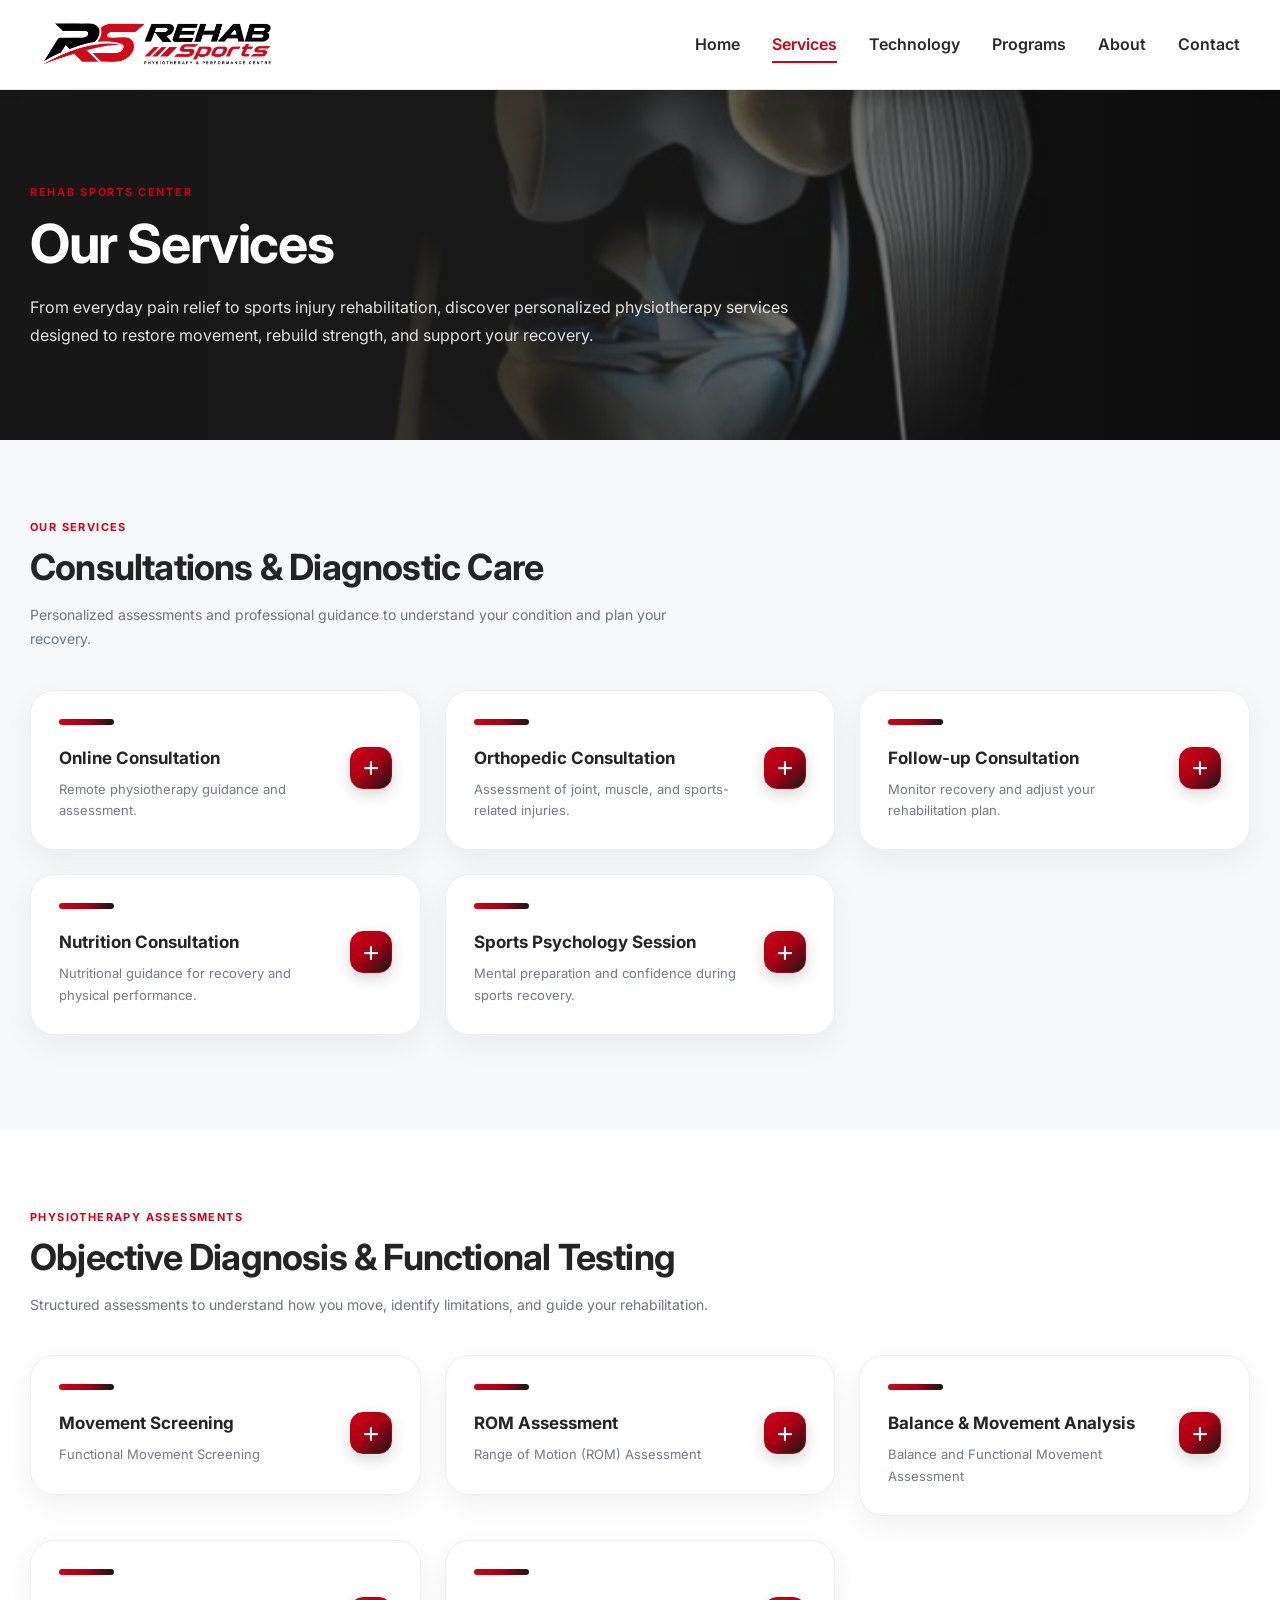
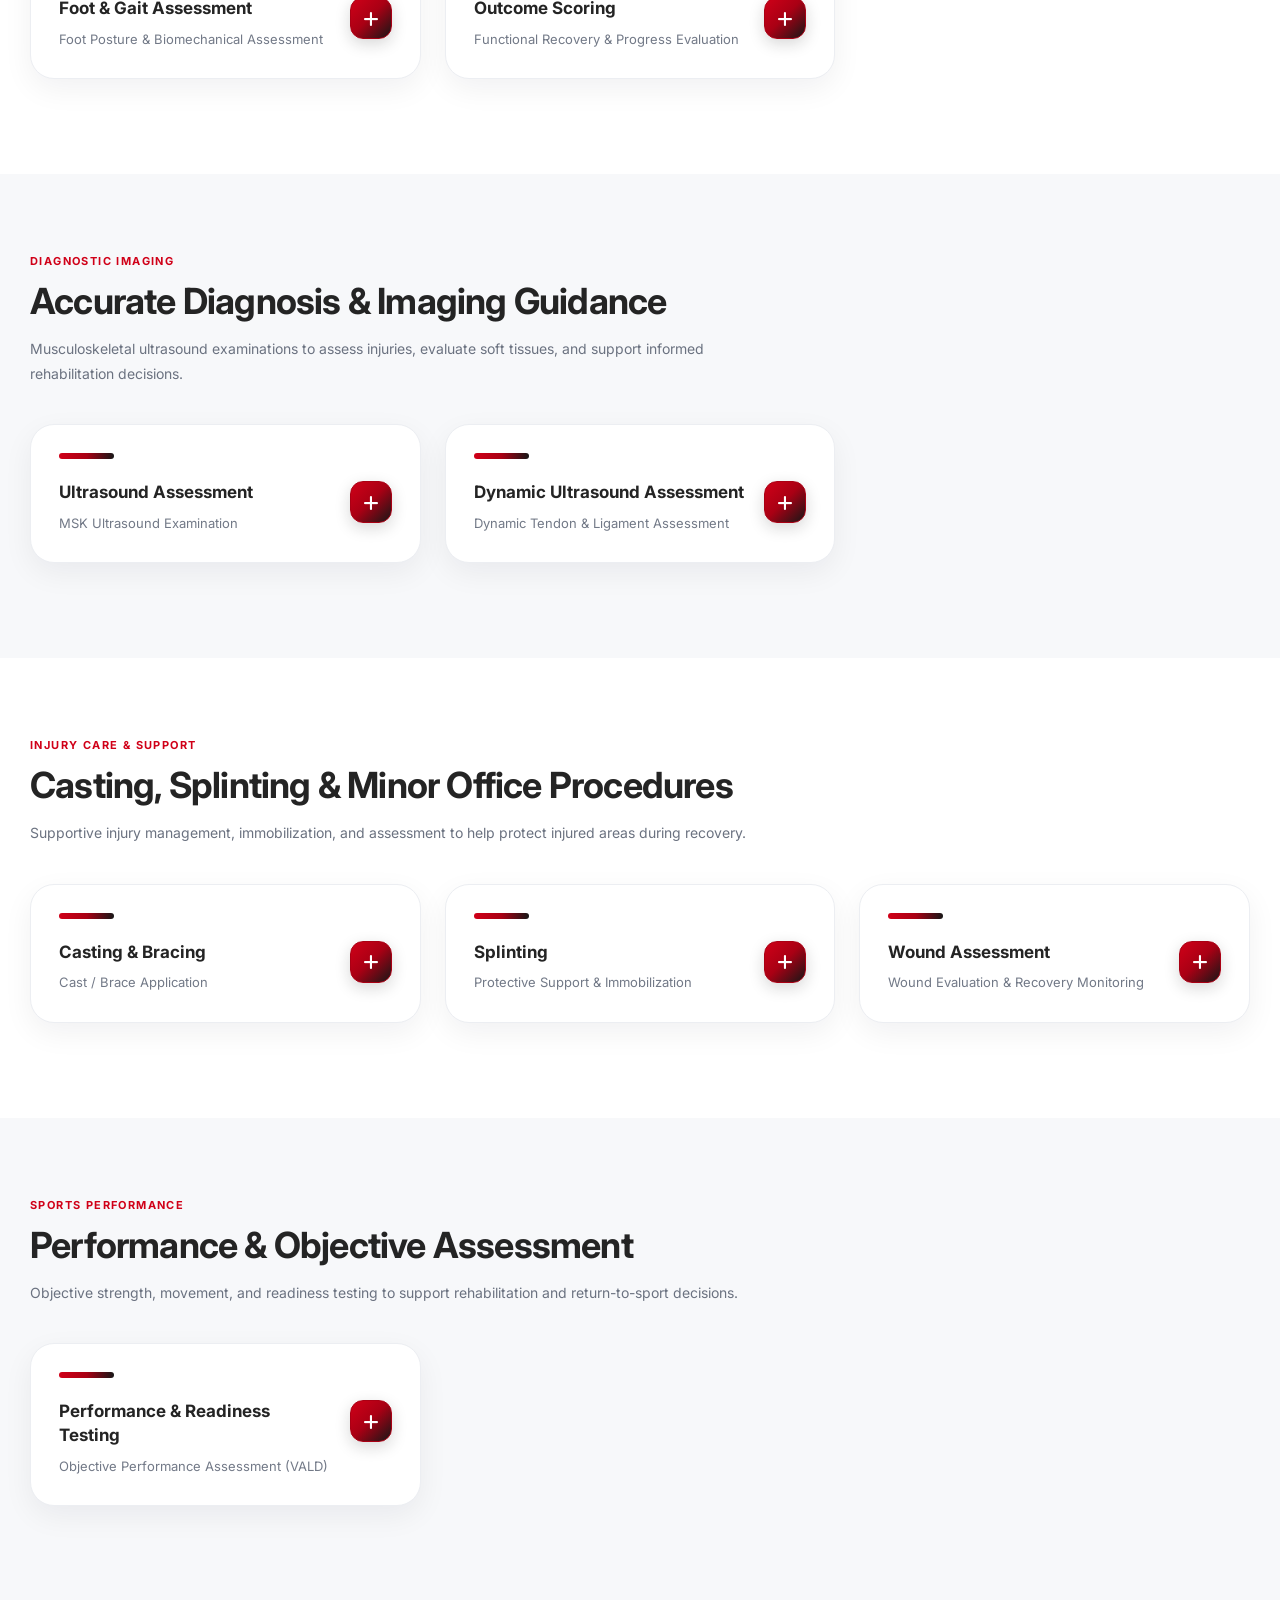
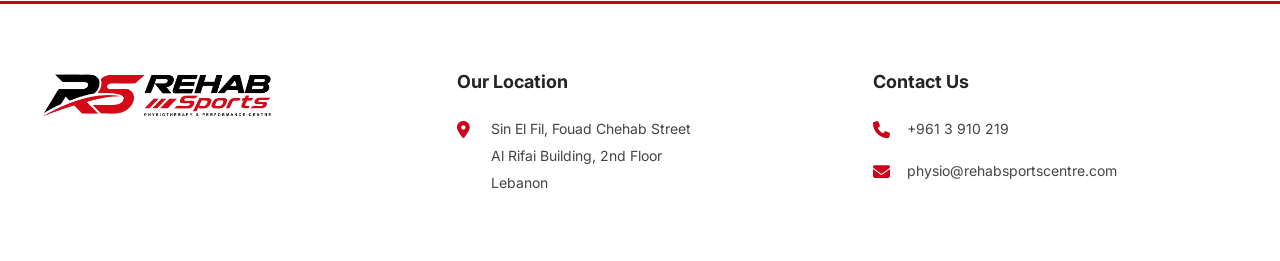
<file: services.html>
<!DOCTYPE html>
<html lang="en">

<head>
    <meta charset="UTF-8">
    <meta name="viewport" content="width=device-width, initial-scale=1.0">
    <title>Services | Rehab Sports Center</title>
    <meta name="description"
        content="Explore physiotherapy and rehabilitation services at Rehab Sports Center in Sin El Fil, Lebanon.">
    <link rel="icon" type="image/png" href="assets/img/rehab-sports-center.png">
    <link rel="apple-touch-icon" href="assets/img/rehab-sports-center.png">
    <link rel="preconnect" href="https://fonts.googleapis.com">
    <link rel="preconnect" href="https://fonts.gstatic.com" crossorigin>
    <link href="https://fonts.googleapis.com/css2?family=Inter:wght@400;500;600;700;800&display=swap" rel="stylesheet">
    <link rel="stylesheet" href="https://cdnjs.cloudflare.com/ajax/libs/font-awesome/6.7.2/css/all.min.css">
    <link rel="stylesheet" href="assets/css/style.css">
    <script src="assets/js/app.js" defer></script>
</head>

<body>

    <!-- HEADER -->
    <header class="site-header" id="siteHeader">
        <div class="header-container">
            <a href="index.html" class="header-logo" aria-label="Rehab Sports Center Home">
                <img src="assets/img/rehab-sports-center.png" alt="Rehab Sports Center Logo">
            </a>

            <nav class="header-nav" id="primaryNav" aria-label="Main navigation">
                <ul class="nav-list">
                    <li><a href="index.html" class="nav-link">Home</a></li>
                    <li><a href="services.html" class="nav-link active" aria-current="page">Services</a></li>
                    <li><a href="technology.html" class="nav-link">Technology</a></li>
                    <li><a href="programs.html" class="nav-link">Programs</a></li>
                    <li><a href="about.html" class="nav-link">About</a></li>
                    <li><a href="contact.html" class="nav-link">Contact</a></li>
                </ul>
            </nav>

            <button class="menu-toggle" id="menuToggle" type="button" aria-label="Open navigation menu"
                aria-controls="primaryNav" aria-expanded="false">
                <span></span><span></span><span></span>
            </button>
        </div>
    </header>

    <!-- MAIN -->
    <main id="mainContent">


        <!-- =========================================
     SERVICES PAGE — HERO SECTION
========================================= -->

        <section class="services-hero" aria-labelledby="servicesHeroTitle">

            <div class="services-hero-overlay"></div>

            <div class="services-hero-container">

                <div class="services-hero-content">

                    <span class="services-hero-label">
                        REHAB SPORTS CENTER
                    </span>

                    <h1 id="servicesHeroTitle">
                        Our Services
                    </h1>

                    <p>
                        From everyday pain relief to sports injury
                        rehabilitation, discover personalized physiotherapy
                        services designed to restore movement, rebuild
                        strength, and support your recovery.
                    </p>

                </div>

            </div>

        </section>

        <!-- =========================================
     END SERVICES HERO
========================================= -->


        <!-- =========================================
     SERVICES — CONSULTATIONS & DIAGNOSTIC CARE
========================================= -->

        <section class="services-consultations" aria-labelledby="consultationsTitle">

            <div class="services-consultations-container">

                <div class="services-consultations-heading">
                    <span class="services-consultations-eyebrow">
                        OUR SERVICES
                    </span>

                    <h2 id="consultationsTitle">
                        Consultations &amp; Diagnostic Care
                    </h2>

                    <p>
                        Personalized assessments and professional guidance
                        to understand your condition and plan your recovery.
                    </p>
                </div>

                <div class="services-consultations-grid">

                    <!-- 1. ONLINE CONSULTATION -->
                    <article class="consultation-card">

                        <span class="consultation-card-accent"></span>

                        <div class="consultation-card-top">
                            <div>
                                <h3>Online Consultation</h3>
                                <p>Remote physiotherapy guidance and assessment.</p>
                            </div>

                            <button class="consultation-toggle" type="button" aria-expanded="false"
                                aria-controls="consultation-online" aria-label="Show online consultation details">
                                <i class="fa-solid fa-plus"></i>
                            </button>
                        </div>

                        <div class="consultation-details" id="consultation-online" hidden>

                            <h4>What to Expect</h4>
                            <ul>
                                <li>Discussion of your symptoms, injury history, and recovery goals.</li>
                                <li>Review of previous medical reports or imaging when available.</li>
                                <li>Guided movement observations when appropriate.</li>
                                <li>Advice on rehabilitation exercises and possible next steps.</li>
                            </ul>

                            <h4>How to Prepare</h4>
                            <ul>
                                <li>Choose a quiet, well-lit location.</li>
                                <li>Prepare any previous medical reports.</li>
                                <li>Wear comfortable clothing for movement.</li>
                                <li>Ensure a stable internet connection.</li>
                            </ul>

                            <h4>Frequently Asked Questions</h4>

                            <p class="consultation-question">
                                Can an online consultation replace an in-person examination?
                            </p>

                            <p>
                                Online consultations can provide useful guidance,
                                but some conditions require a hands-on physical
                                examination or further testing.
                            </p>

                        </div>

                    </article>

                    <!-- 2. ORTHOPEDIC CONSULTATION -->
                    <article class="consultation-card">

                        <span class="consultation-card-accent"></span>

                        <div class="consultation-card-top">
                            <div>
                                <h3>Orthopedic Consultation</h3>
                                <p>Assessment of joint, muscle, and sports-related injuries.</p>
                            </div>

                            <button class="consultation-toggle" type="button" aria-expanded="false"
                                aria-controls="consultation-orthopedic"
                                aria-label="Show orthopedic consultation details">
                                <i class="fa-solid fa-plus"></i>
                            </button>
                        </div>

                        <div class="consultation-details" id="consultation-orthopedic" hidden>

                            <h4>What to Expect</h4>
                            <ul>
                                <li>Review of your symptoms, medical history, and physical activities.</li>
                                <li>Physical assessment of the affected muscles and joints.</li>
                                <li>Evaluation of mobility, strength, and functional movement.</li>
                                <li>Recommendations for rehabilitation or additional investigations when necessary.</li>
                            </ul>

                            <h4>How to Prepare</h4>
                            <ul>
                                <li>Bring previous imaging and medical reports.</li>
                                <li>Wear clothing that allows access to the affected area.</li>
                                <li>Prepare a list of current medications and allergies.</li>
                            </ul>

                            <h4>Frequently Asked Questions</h4>

                            <p class="consultation-question">
                                Do I need an MRI before my consultation?
                            </p>

                            <p>
                                Not necessarily. The clinician will assess your
                                condition and determine whether imaging is required.
                            </p>

                        </div>

                    </article>

                    <!-- 3. FOLLOW-UP CONSULTATION -->
                    <article class="consultation-card">

                        <span class="consultation-card-accent"></span>

                        <div class="consultation-card-top">
                            <div>
                                <h3>Follow-up Consultation</h3>
                                <p>Monitor recovery and adjust your rehabilitation plan.</p>
                            </div>

                            <button class="consultation-toggle" type="button" aria-expanded="false"
                                aria-controls="consultation-followup" aria-label="Show follow-up consultation details">
                                <i class="fa-solid fa-plus"></i>
                            </button>
                        </div>

                        <div class="consultation-details" id="consultation-followup" hidden>

                            <h4>What to Expect</h4>
                            <ul>
                                <li>Review of progress since your previous consultation.</li>
                                <li>Reassessment of pain, mobility, strength, and function.</li>
                                <li>Discussion of any difficulties during rehabilitation.</li>
                                <li>Updates to your treatment or exercise plan as needed.</li>
                            </ul>

                            <h4>How to Prepare</h4>
                            <ul>
                                <li>Bring any new test results or medical reports.</li>
                                <li>Make a note of changes in symptoms.</li>
                                <li>Prepare questions about your recovery progress.</li>
                            </ul>

                            <h4>Frequently Asked Questions</h4>

                            <p class="consultation-question">
                                How often should I schedule follow-up appointments?
                            </p>

                            <p>
                                The frequency depends on your condition,
                                rehabilitation progress, and treatment goals.
                            </p>

                        </div>

                    </article>

                    <!-- 4. NUTRITION CONSULTATION -->
                    <article class="consultation-card">

                        <span class="consultation-card-accent"></span>

                        <div class="consultation-card-top">
                            <div>
                                <h3>Nutrition Consultation</h3>
                                <p>Nutritional guidance for recovery and physical performance.</p>
                            </div>

                            <button class="consultation-toggle" type="button" aria-expanded="false"
                                aria-controls="consultation-nutrition" aria-label="Show nutrition consultation details">
                                <i class="fa-solid fa-plus"></i>
                            </button>
                        </div>

                        <div class="consultation-details" id="consultation-nutrition" hidden>

                            <h4>What to Expect</h4>
                            <ul>
                                <li>Discussion of your eating habits and nutritional goals.</li>
                                <li>Review of training demands and recovery needs.</li>
                                <li>Assessment of dietary patterns and possible areas for improvement.</li>
                                <li>Individualized nutritional recommendations.</li>
                            </ul>

                            <h4>How to Prepare</h4>
                            <ul>
                                <li>Prepare a brief record of your usual meals.</li>
                                <li>Bring relevant medical or nutritional reports.</li>
                                <li>List supplements and medications you currently take.</li>
                            </ul>

                            <h4>Frequently Asked Questions</h4>

                            <p class="consultation-question">
                                Is nutrition important during injury rehabilitation?
                            </p>

                            <p>
                                Appropriate nutrition can help support tissue
                                repair, muscle maintenance, and general recovery.
                            </p>

                        </div>

                    </article>

                    <!-- 5. SPORTS PSYCHOLOGY -->
                    <article class="consultation-card">

                        <span class="consultation-card-accent"></span>

                        <div class="consultation-card-top">
                            <div>
                                <h3>Sports Psychology Session</h3>
                                <p>Mental preparation and confidence during sports recovery.</p>
                            </div>

                            <button class="consultation-toggle" type="button" aria-expanded="false"
                                aria-controls="consultation-psychology" aria-label="Show sports psychology details">
                                <i class="fa-solid fa-plus"></i>
                            </button>
                        </div>

                        <div class="consultation-details" id="consultation-psychology" hidden>

                            <h4>What to Expect</h4>
                            <ul>
                                <li>Discussion of mental challenges related to injury or performance.</li>
                                <li>Strategies for managing rehabilitation-related stress.</li>
                                <li>Support with motivation and goal setting.</li>
                                <li>Confidence-building approaches for returning to sport.</li>
                            </ul>

                            <h4>How to Prepare</h4>
                            <ul>
                                <li>Think about the challenges affecting your confidence.</li>
                                <li>Identify personal recovery or performance goals.</li>
                                <li>Prepare any questions you would like to discuss.</li>
                            </ul>

                            <h4>Frequently Asked Questions</h4>

                            <p class="consultation-question">
                                Can sports psychology help after an injury?
                            </p>

                            <p>
                                Yes. Psychological support can help athletes
                                manage fear of reinjury, motivation, and
                                confidence during their return to sport.
                            </p>

                        </div>

                    </article>

                </div>

            </div>

        </section>

        <!-- =========================================
     END CONSULTATIONS & DIAGNOSTIC CARE
========================================= -->



        <!-- =========================================
     OBJECTIVE DIAGNOSIS & FUNCTIONAL TESTING
========================================= -->

        <section class="objective-testing" aria-labelledby="objectiveTestingTitle">

            <div class="objective-testing-container">

                <div class="objective-testing-heading">
                    <span class="objective-testing-eyebrow">
                        PHYSIOTHERAPY ASSESSMENTS
                    </span>

                    <h2 id="objectiveTestingTitle">
                        Objective Diagnosis &amp; Functional Testing
                    </h2>

                    <p>
                        Structured assessments to understand how you move,
                        identify limitations, and guide your rehabilitation.
                    </p>
                </div>

                <div class="objective-testing-grid">

                    <!-- 1. MOVEMENT SCREENING -->
                    <article class="objective-card">
                        <span class="objective-card-accent"></span>

                        <div class="objective-card-top">
                            <div>
                                <h3>Movement Screening</h3>
                                <p>Functional Movement Screening</p>
                            </div>

                            <button type="button" class="objective-toggle" aria-expanded="false"
                                aria-controls="objective-movement" aria-label="Show movement screening details">
                                <i class="fa-solid fa-plus" aria-hidden="true"></i>
                            </button>
                        </div>

                        <div class="objective-details" id="objective-movement" hidden>

                            <h4>What to Expect</h4>
                            <ul>
                                <li>Assessment of fundamental movement patterns.</li>
                                <li>Observation of mobility, stability, and movement control.</li>
                                <li>Identification of movement limitations or asymmetries.</li>
                                <li>A summary of findings to guide your rehabilitation.</li>
                            </ul>

                            <h4>How to Prepare</h4>
                            <ul>
                                <li>Wear comfortable athletic clothing and trainers.</li>
                                <li>Bring any relevant imaging or previous assessments.</li>
                            </ul>

                            <h4>Frequently Asked Questions</h4>

                            <p class="objective-question">
                                Is movement screening a treatment?
                            </p>
                            <p>
                                No. It is an assessment used to understand your
                                movement patterns and help establish rehabilitation
                                goals and priorities.
                            </p>
                        </div>
                    </article>

                    <!-- 2. ROM ASSESSMENT -->
                    <article class="objective-card">
                        <span class="objective-card-accent"></span>

                        <div class="objective-card-top">
                            <div>
                                <h3>ROM Assessment</h3>
                                <p>Range of Motion (ROM) Assessment</p>
                            </div>

                            <button type="button" class="objective-toggle" aria-expanded="false"
                                aria-controls="objective-rom" aria-label="Show range of motion assessment details">
                                <i class="fa-solid fa-plus" aria-hidden="true"></i>
                            </button>
                        </div>

                        <div class="objective-details" id="objective-rom" hidden>

                            <h4>What to Expect</h4>
                            <ul>
                                <li>Measurement of joint mobility and flexibility.</li>
                                <li>Comparison of movement between the affected and unaffected sides.</li>
                                <li>Assessment of active and passive range of motion where appropriate.</li>
                                <li>Documentation of measurements to monitor progress.</li>
                            </ul>

                            <h4>How to Prepare</h4>
                            <ul>
                                <li>Wear clothing that allows easy access to the assessed joint.</li>
                                <li>Bring relevant medical reports if available.</li>
                            </ul>

                            <h4>Frequently Asked Questions</h4>

                            <p class="objective-question">
                                Why is range of motion measured?
                            </p>
                            <p>
                                It helps identify movement restrictions and
                                provides a baseline for tracking improvements
                                during physiotherapy.
                            </p>
                        </div>
                    </article>

                    <!-- 3. BALANCE & MOVEMENT ANALYSIS -->
                    <article class="objective-card">
                        <span class="objective-card-accent"></span>

                        <div class="objective-card-top">
                            <div>
                                <h3>Balance &amp; Movement Analysis</h3>
                                <p>Balance and Functional Movement Assessment</p>
                            </div>

                            <button type="button" class="objective-toggle" aria-expanded="false"
                                aria-controls="objective-balance" aria-label="Show balance assessment details">
                                <i class="fa-solid fa-plus" aria-hidden="true"></i>
                            </button>
                        </div>

                        <div class="objective-details" id="objective-balance" hidden>

                            <h4>What to Expect</h4>
                            <ul>
                                <li>Static and dynamic balance assessment.</li>
                                <li>Observation of coordination and postural control.</li>
                                <li>Functional movement tasks appropriate to your condition.</li>
                                <li>Identification of areas requiring rehabilitation or improvement.</li>
                            </ul>

                            <h4>How to Prepare</h4>
                            <ul>
                                <li>Wear comfortable sports clothing and suitable footwear.</li>
                                <li>Inform the physiotherapist about dizziness or previous falls.</li>
                            </ul>

                            <h4>Frequently Asked Questions</h4>

                            <p class="objective-question">
                                Is balance testing only for athletes?
                            </p>
                            <p>
                                No. Balance assessment can benefit athletes,
                                people recovering from injuries, and individuals
                                experiencing stability or mobility difficulties.
                            </p>
                        </div>
                    </article>

                    <!-- 4. FOOT & GAIT ASSESSMENT -->
                    <article class="objective-card">
                        <span class="objective-card-accent"></span>

                        <div class="objective-card-top">
                            <div>
                                <h3>Foot &amp; Gait Assessment</h3>
                                <p>Foot Posture &amp; Biomechanical Assessment</p>
                            </div>

                            <button type="button" class="objective-toggle" aria-expanded="false"
                                aria-controls="objective-gait" aria-label="Show foot and gait assessment details">
                                <i class="fa-solid fa-plus" aria-hidden="true"></i>
                            </button>
                        </div>

                        <div class="objective-details" id="objective-gait" hidden>

                            <h4>What to Expect</h4>
                            <ul>
                                <li>Evaluation of foot posture and alignment.</li>
                                <li>Observation of walking and movement mechanics.</li>
                                <li>Assessment of lower-limb control and loading patterns.</li>
                                <li>Recommendations based on identified movement findings.</li>
                            </ul>

                            <h4>How to Prepare</h4>
                            <ul>
                                <li>Bring your usual walking or sports shoes.</li>
                                <li>Wear clothing that allows observation of the lower limbs.</li>
                                <li>Bring relevant previous assessments if available.</li>
                            </ul>

                            <h4>Frequently Asked Questions</h4>

                            <p class="objective-question">
                                Can gait assessment help with sports injuries?
                            </p>
                            <p>
                                It can help identify movement and loading patterns
                                that may be relevant to injury management and
                                rehabilitation planning.
                            </p>
                        </div>
                    </article>

                    <!-- 5. OUTCOME SCORING -->
                    <article class="objective-card">
                        <span class="objective-card-accent"></span>

                        <div class="objective-card-top">
                            <div>
                                <h3>Outcome Scoring</h3>
                                <p>Functional Recovery &amp; Progress Evaluation</p>
                            </div>

                            <button type="button" class="objective-toggle" aria-expanded="false"
                                aria-controls="objective-outcome" aria-label="Show outcome scoring details">
                                <i class="fa-solid fa-plus" aria-hidden="true"></i>
                            </button>
                        </div>

                        <div class="objective-details" id="objective-outcome" hidden>

                            <h4>What to Expect</h4>
                            <ul>
                                <li>Use of structured questionnaires or functional measures.</li>
                                <li>Evaluation of symptoms, daily activities, and physical function.</li>
                                <li>Comparison of results throughout rehabilitation.</li>
                                <li>Review of progress toward individual recovery goals.</li>
                            </ul>

                            <h4>How to Prepare</h4>
                            <ul>
                                <li>Be ready to discuss your symptoms and functional limitations.</li>
                                <li>Bring previous assessment results when available.</li>
                            </ul>

                            <h4>Frequently Asked Questions</h4>

                            <p class="objective-question">
                                Why is outcome scoring important?
                            </p>
                            <p>
                                It provides a consistent way to monitor changes
                                in symptoms and function, helping clinicians
                                evaluate rehabilitation progress.
                            </p>
                        </div>
                    </article>

                </div>
            </div>
        </section>

        <!-- =========================================
     END OBJECTIVE DIAGNOSIS & FUNCTIONAL TESTING
========================================= -->

        <!-- =========================================
     SERVICES — IMAGING GUIDANCE
========================================= -->

        <section class="imaging-services" aria-labelledby="imagingServicesTitle">

            <div class="imaging-services-container">

                <div class="imaging-services-heading">
                    <span class="imaging-services-eyebrow">
                        DIAGNOSTIC IMAGING
                    </span>

                    <h2 id="imagingServicesTitle">
                        Accurate Diagnosis &amp; Imaging Guidance
                    </h2>

                    <p>
                        Musculoskeletal ultrasound examinations to assess
                        injuries, evaluate soft tissues, and support
                        informed rehabilitation decisions.
                    </p>
                </div>

                <div class="imaging-services-grid">

                    <!-- 1. MSK ULTRASOUND EXAMINATION -->
                    <article class="imaging-card">

                        <span class="imaging-card-accent"></span>

                        <div class="imaging-card-top">
                            <div>
                                <h3>Ultrasound Assessment</h3>
                                <p>MSK Ultrasound Examination</p>
                            </div>

                            <button type="button" class="imaging-toggle" aria-expanded="false"
                                aria-controls="imaging-msk" aria-label="Show MSK ultrasound details">
                                <i class="fa-solid fa-plus" aria-hidden="true"></i>
                            </button>
                        </div>

                        <div class="imaging-details" id="imaging-msk" hidden>

                            <h4>What to Expect</h4>
                            <ul>
                                <li>Real-time ultrasound imaging of the affected region.</li>
                                <li>Examination of muscles, tendons, ligaments, and other accessible soft tissues.</li>
                                <li>Assessment of findings relevant to your symptoms or injury.</li>
                                <li>Discussion of results and possible next steps.</li>
                            </ul>

                            <h4>How to Prepare</h4>
                            <ul>
                                <li>Usually, no special preparation is required.</li>
                                <li>Wear clothing that allows access to the affected area.</li>
                                <li>Bring previous imaging and medical reports for comparison.</li>
                            </ul>

                            <h4>Frequently Asked Questions</h4>

                            <p class="imaging-question">
                                Does musculoskeletal ultrasound use radiation?
                            </p>

                            <p>
                                No. Ultrasound uses sound waves rather than
                                ionizing radiation and allows clinicians to
                                examine certain structures in real time.
                            </p>

                        </div>
                    </article>

                    <!-- 2. DYNAMIC TENDON / LIGAMENT ASSESSMENT -->
                    <article class="imaging-card">

                        <span class="imaging-card-accent"></span>

                        <div class="imaging-card-top">
                            <div>
                                <h3>Dynamic Ultrasound Assessment</h3>
                                <p>Dynamic Tendon &amp; Ligament Assessment</p>
                            </div>

                            <button type="button" class="imaging-toggle" aria-expanded="false"
                                aria-controls="imaging-dynamic" aria-label="Show dynamic ultrasound details">
                                <i class="fa-solid fa-plus" aria-hidden="true"></i>
                            </button>
                        </div>

                        <div class="imaging-details" id="imaging-dynamic" hidden>

                            <h4>What to Expect</h4>
                            <ul>
                                <li>Real-time ultrasound examination of selected tendons or ligaments.</li>
                                <li>Observation of structures during controlled movements.</li>
                                <li>Assessment of abnormalities that may become more apparent during movement.</li>
                                <li>Review of findings and recommendations for further management.</li>
                            </ul>

                            <h4>How to Prepare</h4>
                            <ul>
                                <li>No special preparation is usually needed.</li>
                                <li>Wear comfortable clothing that exposes the examined region.</li>
                                <li>Bring previous scans and reports if available.</li>
                                <li>Inform the clinician if certain movements cause significant pain.</li>
                            </ul>

                            <h4>Frequently Asked Questions</h4>

                            <p class="imaging-question">
                                What makes a dynamic ultrasound different?
                            </p>

                            <p>
                                Unlike a static examination, dynamic ultrasound
                                allows the clinician to observe certain tissues
                                while you move, helping assess how they behave
                                during functional activity.
                            </p>

                        </div>
                    </article>

                </div>

            </div>

        </section>

        <!-- =========================================
     END IMAGING GUIDANCE
========================================= -->



        <!-- =========================================
     CASTING, SPLINTING & MINOR PROCEDURES
========================================= -->

        <section class="minor-procedures" aria-labelledby="minorProceduresTitle">

            <div class="minor-procedures-container">

                <div class="minor-procedures-heading">
                    <span class="minor-procedures-eyebrow">
                        INJURY CARE & SUPPORT
                    </span>

                    <h2 id="minorProceduresTitle">
                        Casting, Splinting &amp; Minor Office Procedures
                    </h2>

                    <p>
                        Supportive injury management, immobilization,
                        and assessment to help protect injured areas
                        during recovery.
                    </p>
                </div>

                <div class="minor-procedures-grid">

                    <!-- 1. CASTING & BRACING -->
                    <article class="minor-card">

                        <span class="minor-card-accent"></span>

                        <div class="minor-card-top">
                            <div>
                                <h3>Casting &amp; Bracing</h3>
                                <p>Cast / Brace Application</p>
                            </div>

                            <button type="button" class="minor-toggle" aria-expanded="false"
                                aria-controls="minor-casting" aria-label="Show casting and bracing details">
                                <i class="fa-solid fa-plus" aria-hidden="true"></i>
                            </button>
                        </div>

                        <div class="minor-details" id="minor-casting" hidden>

                            <h4>What to Expect</h4>
                            <ul>
                                <li>Assessment of the injured area and its support needs.</li>
                                <li>Selection of an appropriate cast or brace when indicated.</li>
                                <li>Application and fitting by a qualified clinician.</li>
                                <li>Instructions for safe use and follow-up care.</li>
                            </ul>

                            <h4>How to Prepare</h4>
                            <ul>
                                <li>Bring previous X-rays, imaging, or medical reports.</li>
                                <li>Wear comfortable clothing that allows access to the injury.</li>
                                <li>Inform the clinician about skin irritation, allergies, or circulation problems.</li>
                            </ul>

                            <h4>Frequently Asked Questions</h4>

                            <p class="minor-question">
                                What is the difference between a cast and a brace?
                            </p>

                            <p>
                                A cast generally provides more rigid immobilization,
                                while a brace may offer adjustable or removable
                                support depending on the injury and treatment plan.
                            </p>

                        </div>
                    </article>

                    <!-- 2. SPLINTING -->
                    <article class="minor-card">

                        <span class="minor-card-accent"></span>

                        <div class="minor-card-top">
                            <div>
                                <h3>Splinting</h3>
                                <p>Protective Support &amp; Immobilization</p>
                            </div>

                            <button type="button" class="minor-toggle" aria-expanded="false"
                                aria-controls="minor-splinting" aria-label="Show splinting details">
                                <i class="fa-solid fa-plus" aria-hidden="true"></i>
                            </button>
                        </div>

                        <div class="minor-details" id="minor-splinting" hidden>

                            <h4>What to Expect</h4>
                            <ul>
                                <li>Assessment of the injured joint or limb.</li>
                                <li>Selection and fitting of a suitable splint.</li>
                                <li>Guidance on positioning and protecting the affected area.</li>
                                <li>Instructions for monitoring comfort, swelling, and circulation.</li>
                            </ul>

                            <h4>How to Prepare</h4>
                            <ul>
                                <li>Bring relevant medical reports or imaging.</li>
                                <li>Wear clothing that allows access to the injured area.</li>
                                <li>Explain any numbness, swelling, or changes in sensation.</li>
                            </ul>

                            <h4>Frequently Asked Questions</h4>

                            <p class="minor-question">
                                Can I remove my splint?
                            </p>

                            <p>
                                This depends on the type of splint and the injury.
                                Follow your treating clinician's instructions
                                before removing or adjusting it.
                            </p>

                        </div>
                    </article>

                    <!-- 3. WOUND ASSESSMENT -->
                    <article class="minor-card">

                        <span class="minor-card-accent"></span>

                        <div class="minor-card-top">
                            <div>
                                <h3>Wound Assessment</h3>
                                <p>Wound Evaluation &amp; Recovery Monitoring</p>
                            </div>

                            <button type="button" class="minor-toggle" aria-expanded="false" aria-controls="minor-wound"
                                aria-label="Show wound assessment details">
                                <i class="fa-solid fa-plus" aria-hidden="true"></i>
                            </button>
                        </div>

                        <div class="minor-details" id="minor-wound" hidden>

                            <h4>What to Expect</h4>
                            <ul>
                                <li>Visual assessment of the wound and surrounding skin.</li>
                                <li>Evaluation of healing progress and possible complications.</li>
                                <li>Review of wound-care instructions and precautions.</li>
                                <li>Referral for additional medical care when necessary.</li>
                            </ul>

                            <h4>How to Prepare</h4>
                            <ul>
                                <li>Bring relevant medical or surgical records.</li>
                                <li>Share information about recent wound care and dressings.</li>
                                <li>Inform the clinician about fever, increasing pain, or unusual discharge.</li>
                            </ul>

                            <h4>Frequently Asked Questions</h4>

                            <p class="minor-question">
                                When should a wound be medically reviewed?
                            </p>

                            <p>
                                Increasing redness, swelling, warmth, pain,
                                discharge, or fever can indicate a complication
                                and should prompt medical assessment.
                            </p>

                        </div>
                    </article>

                </div>
            </div>
        </section>

        <!-- =========================================
     END CASTING, SPLINTING & MINOR PROCEDURES
========================================= -->



        <!-- =========================================
     PERFORMANCE & OBJECTIVE ASSESSMENT
========================================= -->

        <section class="performance-assessment" aria-labelledby="performanceTitle">

            <div class="performance-container">

                <div class="performance-heading">
                    <span class="performance-eyebrow">
                        SPORTS PERFORMANCE
                    </span>

                    <h2 id="performanceTitle">
                        Performance &amp; Objective Assessment
                    </h2>

                    <p>
                        Objective strength, movement, and readiness testing
                        to support rehabilitation and return-to-sport decisions.
                    </p>
                </div>

                <div class="performance-grid">

                    <!-- PERFORMANCE & READINESS TESTING -->
                    <article class="performance-card">

                        <span class="performance-card-accent"></span>

                        <div class="performance-card-top">

                            <div>
                                <h3>Performance &amp; Readiness Testing</h3>

                                <p>
                                    Objective Performance Assessment (VALD)
                                </p>
                            </div>

                            <button type="button" class="performance-toggle" aria-expanded="false"
                                aria-controls="performance-details" aria-label="Show performance assessment details">
                                <i class="fa-solid fa-plus" aria-hidden="true"></i>
                            </button>

                        </div>

                        <div class="performance-details" id="performance-details" hidden>

                            <h4>What to Expect</h4>

                            <ul>
                                <li>
                                    Objective testing using VALD equipment,
                                    including force plates and dynamometry.
                                </li>

                                <li>
                                    Measurement of strength, power,
                                    and left–right symmetry.
                                </li>

                                <li>
                                    A report comparing your results with
                                    your baseline at each assessment checkpoint.
                                </li>
                            </ul>

                            <h4>How to Prepare</h4>

                            <ul>
                                <li>Wear athletic clothing and trainers.</li>

                                <li>
                                    Avoid heavy training in the 24 hours
                                    before testing.
                                </li>

                                <li>
                                    Stay hydrated and be prepared
                                    for light physical effort.
                                </li>
                            </ul>

                            <h4>Frequently Asked Questions</h4>

                            <p class="performance-question">
                                What do the numbers tell me?
                            </p>

                            <p>
                                The measurements help quantify physical readiness
                                by identifying strength deficits, asymmetries,
                                and performance changes that may not be visible
                                during a routine examination.
                            </p>

                            <p>
                                These results can help clinicians monitor
                                rehabilitation progress and inform
                                return-to-sport decisions alongside
                                other clinical assessments.
                            </p>

                        </div>

                    </article>

                </div>

            </div>

        </section>

        <!-- =========================================
     END PERFORMANCE & OBJECTIVE ASSESSMENT
========================================= -->





    </main>

    <!-- FOOTER -->
    <footer class="site-footer">
        <div class="footer-container">

            <div class="footer-logo">
                <a href="index.html" aria-label="Rehab Sports Center Home">
                    <img src="assets/img/rehab-sports-center.png" alt="Rehab Sports Center Logo">
                </a>
            </div>

            <div class="footer-info footer-address">
                <h3>Our Location</h3>
                <a href="https://www.google.com/maps/search/?api=1&amp;query=Al+Rifai+Building+Fouad+Chehab+Street+Sin+El+Fil+Lebanon"
                    target="_blank" rel="noopener noreferrer" class="footer-detail">
                    <i class="fa-solid fa-location-dot" aria-hidden="true"></i>
                    <span>Sin El Fil, Fouad Chehab Street<br>Al Rifai Building, 2nd Floor<br>Lebanon</span>
                </a>
            </div>

            <div class="footer-info footer-contact">
                <h3>Contact Us</h3>
                <a href="tel:+9613910219" class="footer-detail">
                    <i class="fa-solid fa-phone" aria-hidden="true"></i>
                    <span>+961 3 910 219</span>
                </a>
                <a href="mailto:physio@rehabsportscentre.com" class="footer-detail">
                    <i class="fa-solid fa-envelope" aria-hidden="true"></i>
                    <span>physio@rehabsportscentre.com</span>
                </a>
            </div>

        </div>
    </footer>

</body>

</html>
</file>
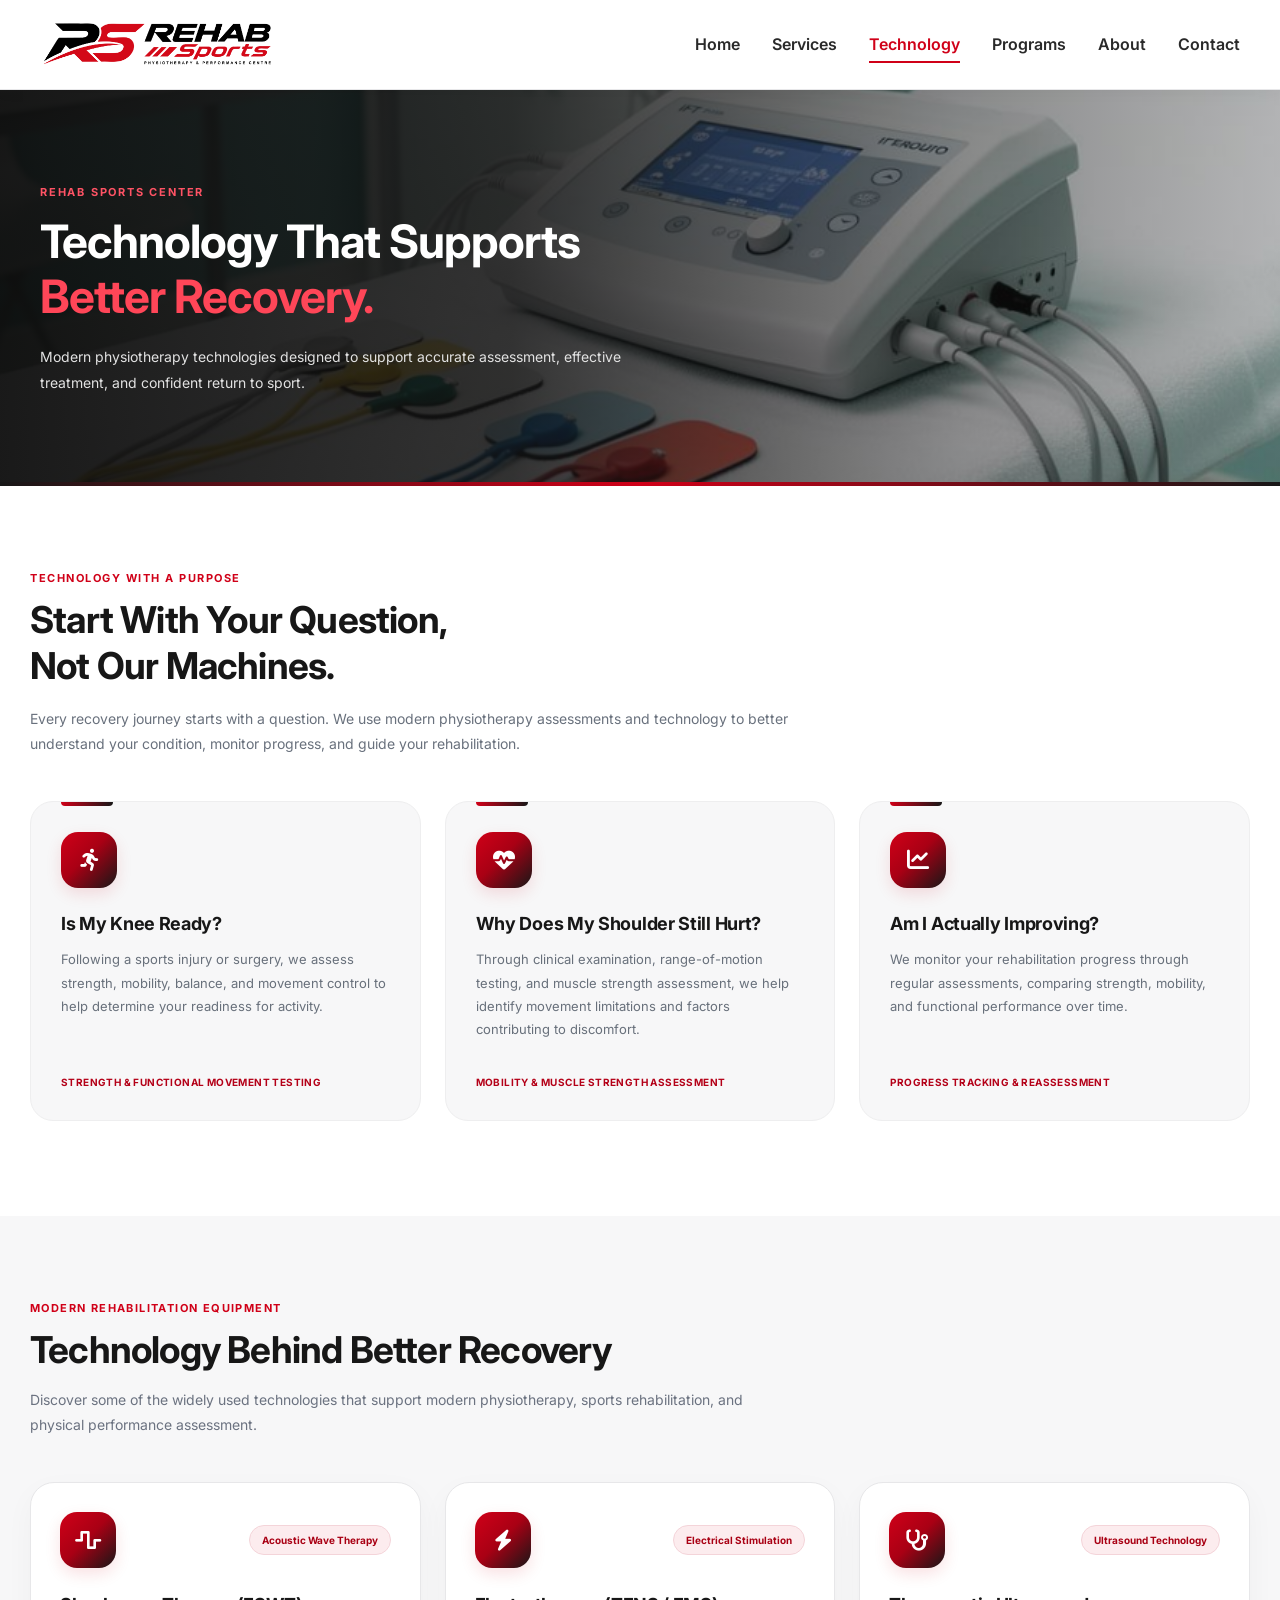
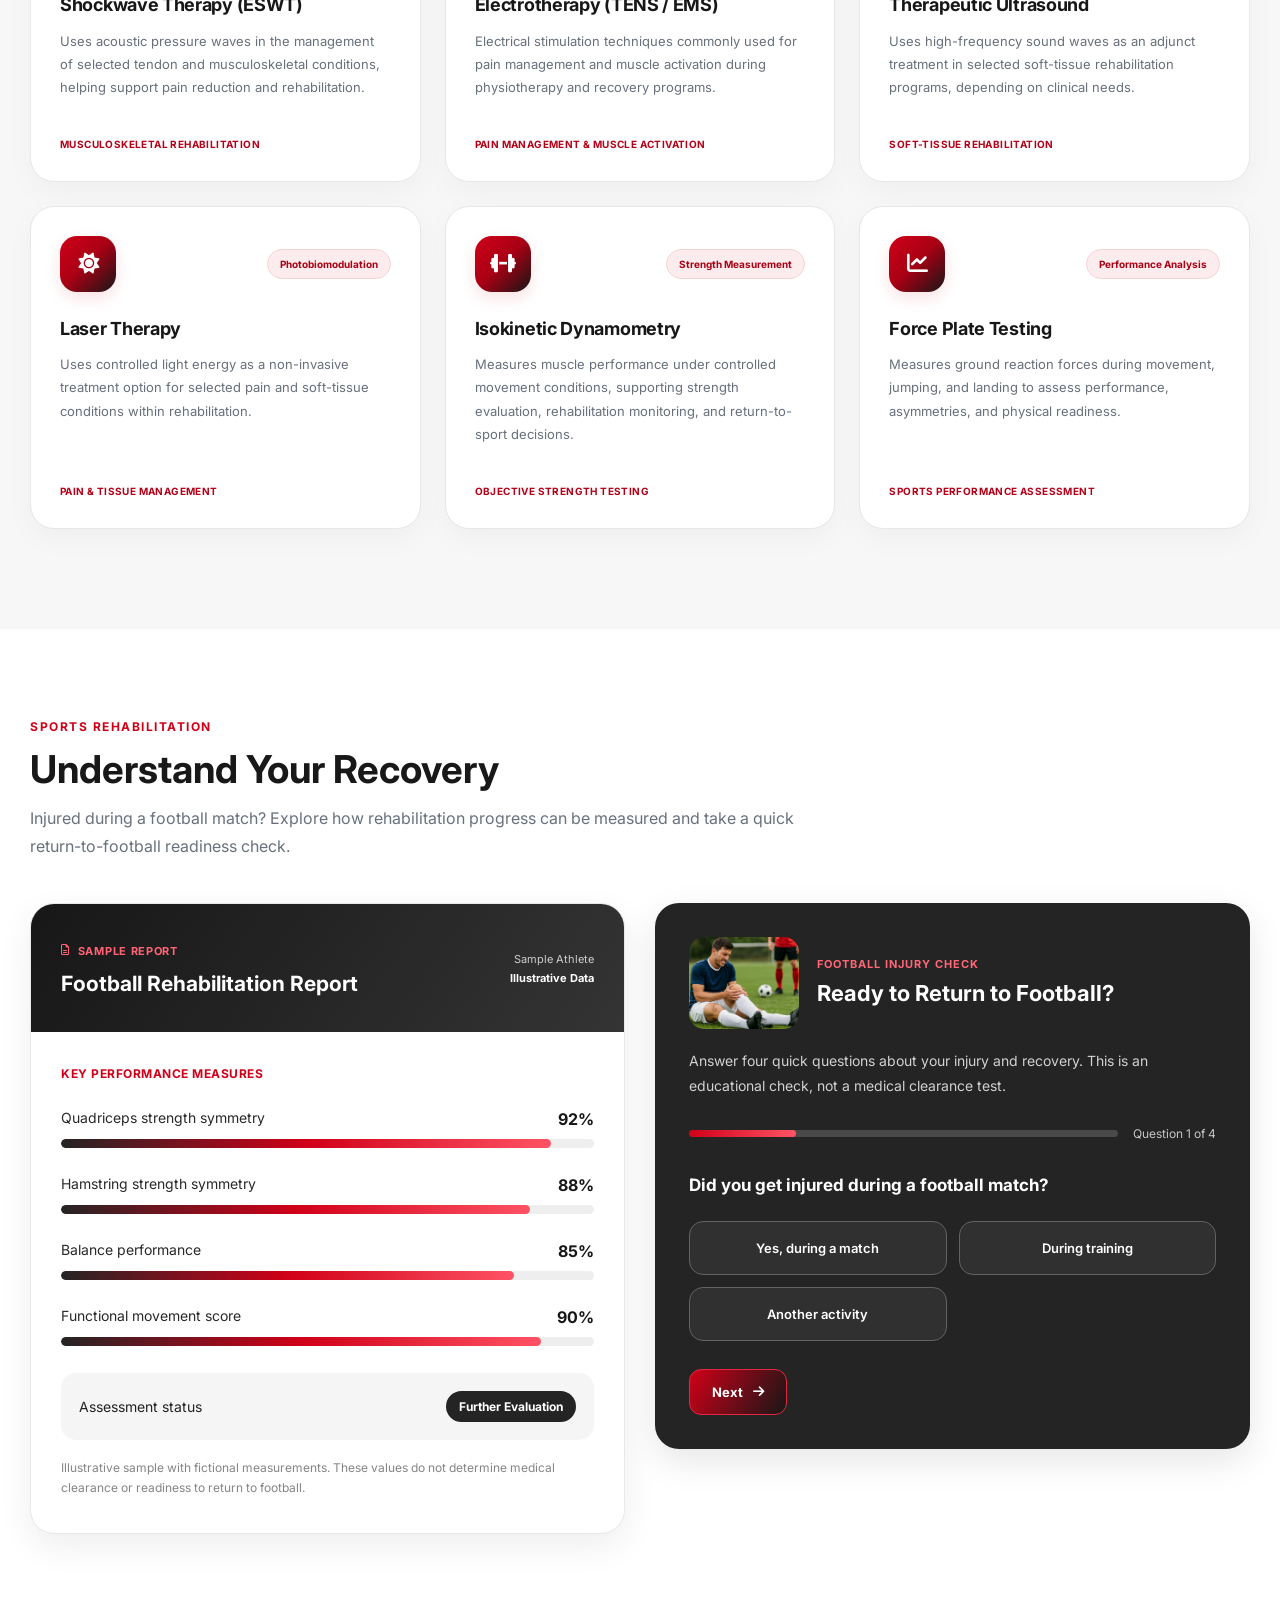
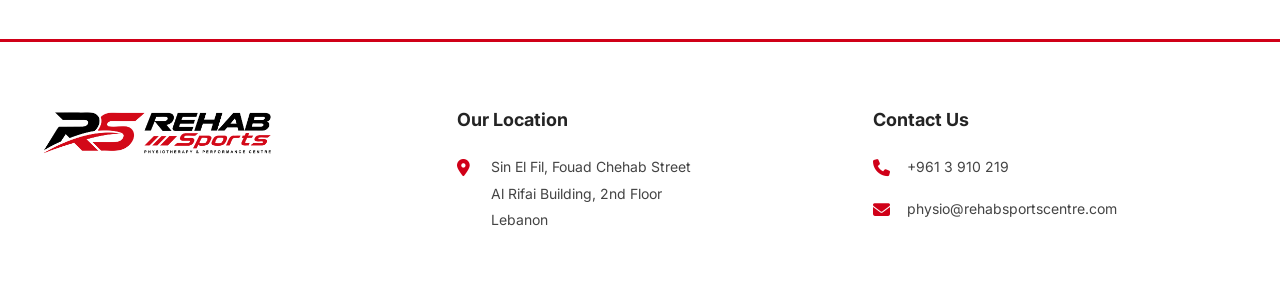
<file: technology.html>
<!DOCTYPE html>
<html lang="en">

<head>
    <meta charset="UTF-8">
    <meta name="viewport" content="width=device-width, initial-scale=1.0">
    <title>Technology | Rehab Sports Center</title>
    <meta name="description"
        content="Discover the rehabilitation technology at Rehab Sports Center in Sin El Fil, Lebanon.">
    <link rel="icon" type="image/png" href="assets/img/rehab-sports-center.png">
    <link rel="apple-touch-icon" href="assets/img/rehab-sports-center.png">
    <link rel="preconnect" href="https://fonts.googleapis.com">
    <link rel="preconnect" href="https://fonts.gstatic.com" crossorigin>
    <link href="https://fonts.googleapis.com/css2?family=Inter:wght@400;500;600;700;800&display=swap" rel="stylesheet">
    <link rel="stylesheet" href="https://cdnjs.cloudflare.com/ajax/libs/font-awesome/6.7.2/css/all.min.css">
    <link rel="stylesheet" href="assets/css/style.css">
    <script src="assets/js/app.js" defer></script>
</head>

<body>

    <!-- HEADER -->
    <header class="site-header" id="siteHeader">
        <div class="header-container">
            <a href="index.html" class="header-logo" aria-label="Rehab Sports Center Home">
                <img src="assets/img/rehab-sports-center.png" alt="Rehab Sports Center Logo">
            </a>

            <nav class="header-nav" id="primaryNav" aria-label="Main navigation">
                <ul class="nav-list">
                    <li><a href="index.html" class="nav-link">Home</a></li>
                    <li><a href="services.html" class="nav-link">Services</a></li>
                    <li><a href="technology.html" class="nav-link active" aria-current="page">Technology</a></li>
                    <li><a href="programs.html" class="nav-link">Programs</a></li>
                    <li><a href="about.html" class="nav-link">About</a></li>
                    <li><a href="contact.html" class="nav-link">Contact</a></li>
                </ul>
            </nav>

            <button class="menu-toggle" id="menuToggle" type="button" aria-label="Open navigation menu"
                aria-controls="primaryNav" aria-expanded="false">
                <span></span><span></span><span></span>
            </button>
        </div>
    </header>

    <!-- MAIN -->
    <main id="mainContent">



        <!-- TECHNOLOGY HERO SECTION -->
        <section class="technology-hero" aria-labelledby="technologyHeroTitle">

            <div class="technology-hero-wave" aria-hidden="true">
                <svg viewBox="0 0 1440 320" preserveAspectRatio="none" xmlns="http://www.w3.org/2000/svg">

                    <defs>
                        <linearGradient id="technologyWaveGradient" x1="0%" y1="0%" x2="100%" y2="0%">
                            <stop offset="0%" stop-color="#555555" />
                            <stop offset="45%" stop-color="#343434" />
                            <stop offset="75%" stop-color="#8c1723" />
                            <stop offset="100%" stop-color="#d00018" />
                        </linearGradient>
                    </defs>

                    <path d="M-60 150
                   C 40 -80, 120 380, 230 150
                   S 420 -80, 530 150
                   S 720 380, 830 150
                   S 1020 -80, 1130 150
                   S 1320 380, 1500 150" fill="none" stroke="url(#technologyWaveGradient)" stroke-width="72"
                        stroke-linecap="round" opacity="0.24" />

                </svg>
            </div>

            <div class="technology-hero-overlay" aria-hidden="true"></div>

            <div class="technology-hero-container">

                <div class="technology-hero-content">

                    <span class="technology-hero-label">
                        REHAB SPORTS CENTER
                    </span>

                    <h1 id="technologyHeroTitle">
                        Technology That Supports
                        <span>Better Recovery.</span>
                    </h1>

                    <p>
                        Modern physiotherapy technologies designed to
                        support accurate assessment, effective treatment,
                        and confident return to sport.
                    </p>

                </div>

            </div>

        </section>
        <!-- END TECHNOLOGY HERO -->



        <!-- =========================================
     TECHNOLOGY — PATIENT QUESTIONS
========================================= -->

        <section class="technology-questions" aria-labelledby="technologyQuestionsTitle">

            <div class="technology-questions-container">

                <div class="technology-questions-heading">

                    <span class="technology-questions-label">
                        TECHNOLOGY WITH A PURPOSE
                    </span>

                    <h2 id="technologyQuestionsTitle">
                        Start With Your Question,
                        <span>Not Our Machines.</span>
                    </h2>

                    <p>
                        Every recovery journey starts with a question.
                        We use modern physiotherapy assessments and technology
                        to better understand your condition, monitor progress,
                        and guide your rehabilitation.
                    </p>

                </div>

                <div class="technology-questions-grid">

                    <!-- CARD 1 -->
                    <article class="technology-question-card">

                        <div class="technology-question-icon">
                            <i class="fa-solid fa-person-running" aria-hidden="true"></i>
                        </div>

                        <h3>Is My Knee Ready?</h3>

                        <p>
                            Following a sports injury or surgery,
                            we assess strength, mobility, balance,
                            and movement control to help determine
                            your readiness for activity.
                        </p>

                        <span class="technology-question-method">
                            STRENGTH &amp; FUNCTIONAL MOVEMENT TESTING
                        </span>

                    </article>

                    <!-- CARD 2 -->
                    <article class="technology-question-card">

                        <div class="technology-question-icon">
                            <i class="fa-solid fa-heart-pulse" aria-hidden="true"></i>
                        </div>

                        <h3>Why Does My Shoulder Still Hurt?</h3>

                        <p>
                            Through clinical examination, range-of-motion
                            testing, and muscle strength assessment,
                            we help identify movement limitations
                            and factors contributing to discomfort.
                        </p>

                        <span class="technology-question-method">
                            MOBILITY &amp; MUSCLE STRENGTH ASSESSMENT
                        </span>

                    </article>

                    <!-- CARD 3 -->
                    <article class="technology-question-card">

                        <div class="technology-question-icon">
                            <i class="fa-solid fa-chart-line" aria-hidden="true"></i>
                        </div>

                        <h3>Am I Actually Improving?</h3>

                        <p>
                            We monitor your rehabilitation progress
                            through regular assessments, comparing
                            strength, mobility, and functional performance
                            over time.
                        </p>

                        <span class="technology-question-method">
                            PROGRESS TRACKING &amp; REASSESSMENT
                        </span>

                    </article>

                </div>

            </div>

        </section>

        <!-- END TECHNOLOGY QUESTIONS -->



        <!-- =========================================
     PHYSIOTHERAPY TECHNOLOGIES
========================================= -->

        <section class="physio-technologies" aria-labelledby="physioTechTitle">

            <div class="physio-technologies-container">

                <div class="physio-technologies-heading">

                    <span class="physio-technologies-label">
                        MODERN REHABILITATION EQUIPMENT
                    </span>

                    <h2 id="physioTechTitle">
                        Technology Behind Better Recovery
                    </h2>

                    <p>
                        Discover some of the widely used technologies
                        that support modern physiotherapy, sports
                        rehabilitation, and physical performance assessment.
                    </p>

                </div>

                <div class="physio-technologies-grid">

                    <!-- 1. SHOCKWAVE -->
                    <article class="physio-tech-card">

                        <div class="physio-tech-card-top">
                            <span class="physio-tech-icon">
                                <i class="fa-solid fa-wave-square"></i>
                            </span>

                            <span class="physio-tech-tag">
                                Acoustic Wave Therapy
                            </span>
                        </div>

                        <h3>Shockwave Therapy (ESWT)</h3>

                        <p>
                            Uses acoustic pressure waves in the
                            management of selected tendon and
                            musculoskeletal conditions, helping
                            support pain reduction and rehabilitation.
                        </p>

                        <span class="physio-tech-category">
                            MUSCULOSKELETAL REHABILITATION
                        </span>

                    </article>

                    <!-- 2. ELECTROTHERAPY -->
                    <article class="physio-tech-card">

                        <div class="physio-tech-card-top">
                            <span class="physio-tech-icon">
                                <i class="fa-solid fa-bolt"></i>
                            </span>

                            <span class="physio-tech-tag">
                                Electrical Stimulation
                            </span>
                        </div>

                        <h3>Electrotherapy (TENS / EMS)</h3>

                        <p>
                            Electrical stimulation techniques
                            commonly used for pain management
                            and muscle activation during
                            physiotherapy and recovery programs.
                        </p>

                        <span class="physio-tech-category">
                            PAIN MANAGEMENT &amp; MUSCLE ACTIVATION
                        </span>

                    </article>

                    <!-- 3. ULTRASOUND -->
                    <article class="physio-tech-card">

                        <div class="physio-tech-card-top">
                            <span class="physio-tech-icon">
                                <i class="fa-solid fa-stethoscope"></i>
                            </span>

                            <span class="physio-tech-tag">
                                Ultrasound Technology
                            </span>
                        </div>

                        <h3>Therapeutic Ultrasound</h3>

                        <p>
                            Uses high-frequency sound waves
                            as an adjunct treatment in selected
                            soft-tissue rehabilitation programs,
                            depending on clinical needs.
                        </p>

                        <span class="physio-tech-category">
                            SOFT-TISSUE REHABILITATION
                        </span>

                    </article>

                    <!-- 4. LASER -->
                    <article class="physio-tech-card">

                        <div class="physio-tech-card-top">
                            <span class="physio-tech-icon">
                                <i class="fa-solid fa-sun"></i>
                            </span>

                            <span class="physio-tech-tag">
                                Photobiomodulation
                            </span>
                        </div>

                        <h3>Laser Therapy</h3>

                        <p>
                            Uses controlled light energy
                            as a non-invasive treatment option
                            for selected pain and soft-tissue
                            conditions within rehabilitation.
                        </p>

                        <span class="physio-tech-category">
                            PAIN &amp; TISSUE MANAGEMENT
                        </span>

                    </article>

                    <!-- 5. ISOKINETIC -->
                    <article class="physio-tech-card">

                        <div class="physio-tech-card-top">
                            <span class="physio-tech-icon">
                                <i class="fa-solid fa-dumbbell"></i>
                            </span>

                            <span class="physio-tech-tag">
                                Strength Measurement
                            </span>
                        </div>

                        <h3>Isokinetic Dynamometry</h3>

                        <p>
                            Measures muscle performance under
                            controlled movement conditions,
                            supporting strength evaluation,
                            rehabilitation monitoring,
                            and return-to-sport decisions.
                        </p>

                        <span class="physio-tech-category">
                            OBJECTIVE STRENGTH TESTING
                        </span>

                    </article>

                    <!-- 6. FORCE PLATES -->
                    <article class="physio-tech-card">

                        <div class="physio-tech-card-top">
                            <span class="physio-tech-icon">
                                <i class="fa-solid fa-chart-line"></i>
                            </span>

                            <span class="physio-tech-tag">
                                Performance Analysis
                            </span>
                        </div>

                        <h3>Force Plate Testing</h3>

                        <p>
                            Measures ground reaction forces
                            during movement, jumping, and landing
                            to assess performance, asymmetries,
                            and physical readiness.
                        </p>

                        <span class="physio-tech-category">
                            SPORTS PERFORMANCE ASSESSMENT
                        </span>

                    </article>

                </div>

            </div>

        </section>

        <!-- END PHYSIOTHERAPY TECHNOLOGIES -->



        <!-- ==========================================
     FOOTBALL REHABILITATION READINESS
========================================== -->

        <section class="football-readiness" id="footballReadiness">
            <div class="football-readiness-container">

                <div class="football-readiness-heading">
                    <span class="football-readiness-eyebrow">
                        SPORTS REHABILITATION
                    </span>
                    <h2>Understand Your Recovery</h2>
                    <p>
                        Injured during a football match? Explore how rehabilitation
                        progress can be measured and take a quick return-to-football
                        readiness check.
                    </p>
                </div>

                <div class="football-readiness-grid">

                    <!-- LEFT: SAMPLE REPORT -->
                    <article class="football-report">
                        <div class="football-report-header">
                            <div>
                                <span class="football-report-label">
                                    <i class="fa-regular fa-file-lines"></i>
                                    SAMPLE REPORT
                                </span>
                                <h3>Football Rehabilitation Report</h3>
                            </div>

                            <div class="football-report-meta">
                                <span>Sample Athlete</span>
                                <strong>Illustrative Data</strong>
                            </div>
                        </div>

                        <div class="football-report-body">
                            <span class="football-report-section-label">
                                KEY PERFORMANCE MEASURES
                            </span>

                            <div class="football-report-measure">
                                <div class="football-report-measure-top">
                                    <span>Quadriceps strength symmetry</span>
                                    <strong>92%</strong>
                                </div>
                                <div class="football-report-track">
                                    <span style="width:92%"></span>
                                </div>
                            </div>

                            <div class="football-report-measure">
                                <div class="football-report-measure-top">
                                    <span>Hamstring strength symmetry</span>
                                    <strong>88%</strong>
                                </div>
                                <div class="football-report-track">
                                    <span style="width:88%"></span>
                                </div>
                            </div>

                            <div class="football-report-measure">
                                <div class="football-report-measure-top">
                                    <span>Balance performance</span>
                                    <strong>85%</strong>
                                </div>
                                <div class="football-report-track">
                                    <span style="width:85%"></span>
                                </div>
                            </div>

                            <div class="football-report-measure">
                                <div class="football-report-measure-top">
                                    <span>Functional movement score</span>
                                    <strong>90%</strong>
                                </div>
                                <div class="football-report-track">
                                    <span style="width:90%"></span>
                                </div>
                            </div>

                            <div class="football-report-status">
                                <span>Assessment status</span>
                                <strong>Further Evaluation</strong>
                            </div>

                            <p class="football-report-disclaimer">
                                Illustrative sample with fictional measurements.
                                These values do not determine medical clearance
                                or readiness to return to football.
                            </p>
                        </div>
                    </article>

                    <!-- RIGHT: FOOTBALL INJURY QUIZ -->
                    <article class="football-quiz">

                        <div class="football-quiz-intro">
                            <div class="football-quiz-photo">
                                <img src="assets/img/football-injury.png" alt="Football player with a sports injury"
                                    loading="lazy">
                            </div>

                            <div>
                                <span class="football-quiz-label">
                                    FOOTBALL INJURY CHECK
                                </span>
                                <h3>Ready to Return to Football?</h3>
                            </div>
                        </div>

                        <p class="football-quiz-description">
                            Answer four quick questions about your injury and recovery.
                            This is an educational check, not a medical clearance test.
                        </p>

                        <div class="football-quiz-progress">
                            <div class="football-quiz-progress-track">
                                <span id="footballQuizProgress"></span>
                            </div>
                            <span id="footballQuizCounter">Question 1 of 4</span>
                        </div>

                        <div class="football-quiz-content" id="footballQuizContent" aria-live="polite">
                            <!-- Questions generated by JavaScript -->
                        </div>

                        <div class="football-quiz-navigation" id="footballQuizNavigation">

                            <button type="button" class="football-quiz-back" id="footballQuizBack" hidden>
                                <i class="fa-solid fa-arrow-left"></i>
                                Back
                            </button>

                            <button type="button" class="football-quiz-next" id="footballQuizNext" hidden>
                                Next
                                <i class="fa-solid fa-arrow-right"></i>
                            </button>

                        </div>
                    </article>

                </div>
            </div>
        </section>






    </main>

    <!-- FOOTER -->
    <footer class="site-footer">
        <div class="footer-container">

            <div class="footer-logo">
                <a href="index.html" aria-label="Rehab Sports Center Home">
                    <img src="assets/img/rehab-sports-center.png" alt="Rehab Sports Center Logo">
                </a>
            </div>

            <div class="footer-info footer-address">
                <h3>Our Location</h3>
                <a href="https://www.google.com/maps/search/?api=1&amp;query=Al+Rifai+Building+Fouad+Chehab+Street+Sin+El+Fil+Lebanon"
                    target="_blank" rel="noopener noreferrer" class="footer-detail">
                    <i class="fa-solid fa-location-dot" aria-hidden="true"></i>
                    <span>Sin El Fil, Fouad Chehab Street<br>Al Rifai Building, 2nd Floor<br>Lebanon</span>
                </a>
            </div>

            <div class="footer-info footer-contact">
                <h3>Contact Us</h3>
                <a href="tel:+9613910219" class="footer-detail">
                    <i class="fa-solid fa-phone" aria-hidden="true"></i>
                    <span>+961 3 910 219</span>
                </a>
                <a href="mailto:physio@rehabsportscentre.com" class="footer-detail">
                    <i class="fa-solid fa-envelope" aria-hidden="true"></i>
                    <span>physio@rehabsportscentre.com</span>
                </a>
            </div>

        </div>
    </footer>

</body>

</html>
</file>
<file: assets/css/style.css>
/* =========================================
   REHAB SPORTS CENTER
   GLOBAL STYLES
========================================= */

:root {
    --primary-red: #d00018;
    --primary-red-dark: #a90014;

    --header-bg: #ffffff;
    --white: #ffffff;
    --black: #171717;

    --nav-text: #242424;
    --nav-hover: #d00018;

    --border-color: rgba(28, 28, 28, 0.10);

    --header-height: 90px;
}

/* =========================================
   RESET
========================================= */

* {
    margin: 0;
    padding: 0;
    box-sizing: border-box;
}

html {
    scroll-behavior: smooth;
}

body {
    font-family: "Inter", sans-serif;
    background: var(--white);
    color: var(--black);
    overflow-x: hidden;
}

a {
    text-decoration: none;
}

button {
    font-family: inherit;
}

img {
    max-width: 100%;
}

/* =========================================
   HEADER
========================================= */

.site-header {
    position: relative;
    width: 100%;
    height: var(--header-height);

    background: var(--header-bg);
    border-bottom: 1px solid var(--border-color);

    z-index: 1000;
}

.header-container {
    width: 100%;
    max-width: 1600px;
    height: 100%;

    margin: 0 auto;
    padding: 0 40px;

    display: flex;
    align-items: center;
    justify-content: space-between;
    gap: 35px;
}

/* =========================================
   LOGO
========================================= */

.header-logo {
    display: flex;
    align-items: center;
    justify-content: flex-start;
    flex-shrink: 0;
}

.header-logo img {
    display: block;

    width: 235px;
    max-height: 76px;
    height: auto;

    object-fit: contain;
    object-position: left center;

    transition: transform 0.3s ease;
}

.header-logo:hover img {
    transform: scale(1.025);
}

/* =========================================
   DESKTOP NAVIGATION
========================================= */

.header-nav {
    display: flex;
    align-items: center;
    margin-left: auto;
}

.nav-list {
    display: flex;
    align-items: center;

    list-style: none;
    gap: clamp(20px, 2.5vw, 40px);
}

.nav-list li {
    position: relative;
}

.nav-link {
    position: relative;
    display: inline-block;

    padding: 12px 0;

    color: var(--nav-text);

    font-size: 16px;
    font-weight: 600;
    line-height: 1.4;
    white-space: nowrap;

    transition: color 0.25s ease;
}

.nav-link:hover,
.nav-link:focus-visible {
    color: var(--nav-hover);
}

/* Active Page */

.nav-link.active {
    color: var(--primary-red);
}

/* Underline Animation */

.nav-link::after {
    content: "";

    position: absolute;
    left: 0;
    bottom: 5px;

    width: 0;
    height: 2px;

    background: var(--primary-red);

    transition: width 0.3s ease;
}

.nav-link:hover::after,
.nav-link:focus-visible::after,
.nav-link.active::after {
    width: 100%;
}

/* =========================================
   HAMBURGER BUTTON
========================================= */

.menu-toggle {
    display: none;

    width: 44px;
    height: 44px;

    padding: 8px 4px;

    background: transparent;
    border: none;

    cursor: pointer;

    flex-direction: column;
    align-items: center;
    justify-content: center;

    gap: 6px;

    flex-shrink: 0;
    z-index: 1002;
}

.menu-toggle span {
    display: block;

    width: 28px;
    height: 2.5px;

    background: var(--black);
    border-radius: 3px;

    transition:
        transform 0.3s ease,
        opacity 0.3s ease,
        background 0.3s ease;
}

.menu-toggle:hover span {
    background: var(--nav-hover);
}

/* Hamburger to X Animation */

.menu-toggle.is-active span:nth-child(1) {
    transform: translateY(8.5px) rotate(45deg);
}

.menu-toggle.is-active span:nth-child(2) {
    opacity: 0;
    transform: scaleX(0);
}

.menu-toggle.is-active span:nth-child(3) {
    transform: translateY(-8.5px) rotate(-45deg);
}

/* =========================================
   TABLET & MOBILE NAVIGATION
========================================= */

@media (max-width: 991px) {

    :root {
        --header-height: 78px;
    }

    .header-container {
        padding: 0 25px;
        gap: 20px;
    }

    /* Logo */

    .header-logo img {
        width: 205px;
        max-height: 65px;
    }

    /* Show Hamburger */

    .menu-toggle {
        display: flex;
    }

    /* Mobile Dropdown */

    .header-nav {
        position: absolute;

        top: 100%;
        left: 0;

        width: 100%;

        margin: 0;
        padding: 0 25px;

        background: var(--header-bg);

        border-top: 1px solid var(--border-color);
        box-shadow: 0 12px 24px rgba(0, 0, 0, 0.18);

        max-height: 0;
        overflow: hidden;

        visibility: hidden;
        opacity: 0;

        transition:
            max-height 0.35s ease,
            opacity 0.25s ease,
            visibility 0.25s ease;
    }

    /* Open Dropdown */

    .header-nav.is-open {
        max-height: calc(100dvh - var(--header-height));
        overflow-y: auto;

        visibility: visible;
        opacity: 1;

        padding-bottom: 18px;
    }

    /* Vertical Links */

    .nav-list {
        width: 100%;

        display: flex;
        flex-direction: column;
        align-items: stretch;

        gap: 0;
        padding: 12px 0;
    }

    .nav-list li {
        width: 100%;

        border-bottom: 1px solid var(--border-color);
    }

    .nav-list li:last-child {
        border-bottom: none;
    }

    .nav-link {
        display: block;

        width: 100%;
        padding: 17px 8px;

        font-size: 15px;
        font-weight: 600;

        transition:
            color 0.25s ease,
            padding-left 0.25s ease;
    }

    .nav-link:hover {
        color: var(--nav-hover);
        padding-left: 15px;
    }

    .nav-link.active {
        color: var(--primary-red);
        border-left: 3px solid var(--primary-red);
        padding-left: 12px;
    }

    .nav-link::after {
        display: none;
    }

}

/* =========================================
   SMALL MOBILE
========================================= */

@media (max-width: 480px) {

    :root {
        --header-height: 72px;
    }

    .header-container {
        padding: 0 18px;
        gap: 15px;
    }

    .header-logo img {
        width: 175px;
        max-height: 58px;
    }

    .menu-toggle {
        width: 40px;
        height: 40px;
    }

    .menu-toggle span {
        width: 26px;
    }

    .header-nav {
        padding-left: 18px;
        padding-right: 18px;
    }

    .nav-link {
        font-size: 15px;
        padding: 16px 6px;
    }

}

/* =========================================
   EXTRA SMALL MOBILE
========================================= */

@media (max-width: 360px) {

    .header-container {
        padding: 0 14px;
    }

    .header-logo img {
        width: 150px;
    }

    .menu-toggle {
        width: 36px;
    }

}

/* =========================================
   ACCESSIBILITY
========================================= */

.menu-toggle:focus-visible,
.nav-link:focus-visible,
.header-logo:focus-visible {
    outline: 2px solid var(--nav-hover);
    outline-offset: 4px;
}

/* =========================================
   REDUCED MOTION
========================================= */

@media (prefers-reduced-motion: reduce) {

    *,
    *::before,
    *::after {
        scroll-behavior: auto !important;
        transition-duration: 0.01ms !important;
        animation-duration: 0.01ms !important;
    }

}



/* =========================================
   FOOTER
========================================= */

.site-footer {
    width: 100%;
    background: #171717;
    color: #f5f5f5;
    border-top: 4px solid #d00018;
}

/* =========================================
   FOOTER CONTAINER
========================================= */

.footer-container {
    width: 100%;
    max-width: 1600px;
    margin: 0 auto;

    padding: 65px 40px;

    display: grid;
    grid-template-columns: 1fr 1fr 1fr;
    align-items: start;

    column-gap: 50px;
}

/* =========================================
   FOOTER LOGO
========================================= */

.footer-logo {
    display: flex;
    align-items: flex-start;
    justify-content: flex-start;
}

.footer-logo a {
    display: inline-flex;
    align-items: center;
}

.footer-logo img {
    display: block;

    width: 235px;
    max-height: 100px;
    height: auto;

    object-fit: contain;
    object-position: left center;

    transition: transform 0.3s ease;
}

.footer-logo a:hover img {
    transform: scale(1.025);
}

/* =========================================
   FOOTER INFORMATION
========================================= */

.footer-info {
    display: flex;
    flex-direction: column;
    align-items: flex-start;
}

.footer-info h3 {
    color: #ffffff;

    font-size: 18px;
    font-weight: 700;
    line-height: 1.4;

    margin-bottom: 22px;
}

/* =========================================
   FOOTER DETAILS
========================================= */

.footer-detail {
    display: flex;
    align-items: flex-start;
    gap: 14px;

    color: #d0d0d0;

    font-size: 14px;
    font-weight: 400;
    line-height: 1.9;

    text-decoration: none;

    transition: color 0.25s ease;
}

.footer-detail+.footer-detail {
    margin-top: 15px;
}

/* =========================================
   FOOTER ICONS
========================================= */

.footer-detail i {
    color: #d00018;

    font-size: 17px;

    width: 20px;
    flex-shrink: 0;

    margin-top: 5px;

    transition: transform 0.25s ease;
}

/* =========================================
   HOVER EFFECTS
========================================= */

.footer-detail:hover {
    color: #ffffff;
}

.footer-detail:hover i {
    transform: translateY(-2px);
}

.footer-detail span {
    overflow-wrap: anywhere;
}

/* =========================================
   TABLET
========================================= */

@media (max-width: 991px) {

    .footer-container {
        padding: 50px 25px;

        grid-template-columns: 1fr 1fr;
        gap: 40px;
    }

    .footer-logo {
        grid-column: 1 / -1;
    }

    .footer-logo img {
        width: 205px;
        max-height: 85px;
    }

    .footer-info h3 {
        font-size: 17px;
    }

}

/* =========================================
   MOBILE
========================================= */

@media (max-width: 600px) {

    .footer-container {
        padding: 45px 18px;

        grid-template-columns: 1fr;
        gap: 35px;

        text-align: center;
    }

    .footer-logo {
        grid-column: auto;
        justify-content: center;
    }

    .footer-logo img {
        width: 190px;
        max-height: 80px;
    }

    .footer-info {
        align-items: center;
    }

    .footer-info h3 {
        font-size: 17px;
        margin-bottom: 16px;
    }

    .footer-detail {
        justify-content: center;
        text-align: center;

        font-size: 14px;
        line-height: 1.8;
    }

    .footer-detail i {
        margin-top: 4px;
    }

}

/* =========================================
   SMALL MOBILE
========================================= */

@media (max-width: 360px) {

    .footer-logo img {
        width: 165px;
    }

    .footer-detail {
        font-size: 13px;
        gap: 10px;
    }

}

/* =========================================
   ACCESSIBILITY
========================================= */

.footer-detail:focus-visible,
.footer-logo a:focus-visible {
    outline: 2px solid #d00018;
    outline-offset: 5px;
}

@media (prefers-reduced-motion: reduce) {

    .footer-logo img,
    .footer-detail,
    .footer-detail i {
        transition: none;
    }
}







/* =========================================
   CONTACT PAGE — HERO SECTION
========================================= */

.contact-hero {
    position: relative;
    width: 100%;
    min-height: 350px;

    display: flex;
    align-items: center;

    background-image: url("../img/contact-hero.png");
    background-size: cover;
    background-position: center;
    background-repeat: no-repeat;

    overflow: hidden;
    isolation: isolate;
}

/* Dark Background Overlay */

.contact-hero-overlay {
    position: absolute;
    inset: 0;

    background: linear-gradient(90deg,
            rgba(20, 20, 24, 0.91) 0%,
            rgba(26, 26, 32, 0.84) 50%,
            rgba(20, 20, 28, 0.72) 100%);

    z-index: -1;
}

/* Content Container */

.contact-hero-container {
    position: relative;

    width: 100%;
    max-width: 1200px;
    margin: 0 auto;

    padding: 80px 40px;
}

/* Text Content */

.contact-hero-content {
    max-width: 800px;
}

.contact-hero-content h1 {
    color: #ffffff;

    font-size: clamp(40px, 5vw, 64px);
    font-weight: 700;
    line-height: 1.15;
    letter-spacing: -2px;

    margin-bottom: 20px;
}

.contact-hero-content p {
    max-width: 760px;

    color: #d6d6df;

    font-size: 19px;
    font-weight: 400;
    line-height: 1.7;
}

/* =========================================
   TABLET
========================================= */

@media (max-width: 991px) {

    .contact-hero {
        min-height: 320px;
    }

    .contact-hero-container {
        padding: 70px 30px;
    }

    .contact-hero-content h1 {
        font-size: 50px;
    }

    .contact-hero-content p {
        font-size: 17px;
    }

}

/* =========================================
   MOBILE
========================================= */

@media (max-width: 600px) {

    .contact-hero {
        min-height: 300px;
        background-position: center;
    }

    .contact-hero-container {
        padding: 65px 24px;
    }

    .contact-hero-content h1 {
        font-size: 40px;
        letter-spacing: -1.5px;
        margin-bottom: 16px;
    }

    .contact-hero-content p {
        font-size: 15px;
        line-height: 1.8;
    }

}

/* =========================================
   SMALL MOBILE
========================================= */

@media (max-width: 360px) {

    .contact-hero-container {
        padding: 55px 18px;
    }

    .contact-hero-content h1 {
        font-size: 36px;
    }

    .contact-hero-content p {
        font-size: 14px;
    }

}


/* =========================================
   CONTACT PAGE — INFORMATION CARD
========================================= */

.contact-information {
    position: relative;
    width: 100%;
    padding: 75px 30px 85px;
    background: #f6f7f9;
}

/* =========================================
   CONTACT CARD
========================================= */

.contact-card {
    position: relative;
    isolation: isolate;

    width: 100%;
    max-width: 1250px;
    min-height: 350px;
    margin: 0 auto;

    display: grid;
    grid-template-columns: 0.95fr 1.25fr;
    align-items: center;

    background: #ffffff;
    border-radius: 22px;
    overflow: hidden;

    box-shadow:
        0 18px 55px rgba(25, 35, 60, 0.08),
        0 3px 10px rgba(25, 35, 60, 0.03);
}

/* Gradient Left Border */

.contact-card::before {
    content: "";
    position: absolute;
    top: 0;
    bottom: 0;
    left: 0;

    width: 9px;

    background: linear-gradient(180deg,
            #d00018 0%,
            #a90014 45%,
            #a90014 100%);
}

/* Decorative Background Shape */

.contact-card::after {
    content: "";
    position: absolute;
    z-index: -1;

    right: -100px;
    top: -120px;

    width: 400px;
    height: 400px;

    border: 50px solid rgba(69, 71, 75, 0.035);
    border-radius: 45%;

    transform: rotate(30deg);
    pointer-events: none;
}

/* =========================================
   LEFT — CLINIC INTRODUCTION
========================================= */

.contact-card-intro {
    height: 100%;
    padding: 45px 45px 45px 55px;

    display: flex;
    flex-direction: column;
    justify-content: center;
    align-items: flex-start;

    border-right: 1px solid #e5e7eb;
}

/* Logo */

.contact-card-logo {
    display: block;

    width: 145px;
    height: auto;
    max-height: 75px;

    object-fit: contain;
    object-position: left center;

    margin-bottom: 20px;
}

/* Clinic Name */

.contact-card-intro h2 {
    color: #242424;

    font-size: 29px;
    font-weight: 700;
    line-height: 1.25;
    letter-spacing: -0.8px;

    margin-bottom: 10px;
}

/* Subtitle */

.contact-card-subtitle {
    display: block;

    color: #d00018;

    font-size: 10px;
    font-weight: 700;
    letter-spacing: 1.5px;
    line-height: 1.6;
}

/* Description */

.contact-card-description {
    max-width: 370px;
    margin-top: 18px;

    color: #6b7280;

    font-size: 13px;
    font-weight: 400;
    line-height: 1.8;
}

/* =========================================
   RIGHT — CONTACT DETAILS
========================================= */

.contact-card-details {
    position: relative;

    padding: 40px 50px 40px 45px;

    display: flex;
    flex-direction: column;
    justify-content: center;
}

/* Contact Rows */

.contact-card-item {
    display: flex;
    align-items: center;
    gap: 17px;

    padding: 19px 0;

    color: #242424;
    border-bottom: 1px solid #eceef1;
    text-decoration: none;

    transition: transform 0.25s ease;
}

.contact-card-item:first-child {
    padding-top: 0;
}

.contact-card-item:last-child {
    padding-bottom: 0;
    border-bottom: none;
}

.contact-card-item:hover {
    transform: translateX(4px);
}

/* =========================================
   CIRCULAR ICONS
========================================= */

.contact-card-icon {
    width: 45px;
    height: 45px;
    flex-shrink: 0;

    display: flex;
    align-items: center;
    justify-content: center;

    background: #292a2d;
    color: #ffffff;

    border-radius: 50%;
    font-size: 17px;

    transition:
        background 0.25s ease,
        transform 0.25s ease;
}

.contact-card-item:hover .contact-card-icon {
    background: #d00018;
    transform: scale(1.04);
}

/* =========================================
   CONTACT TEXT
========================================= */

.contact-card-item-content {
    display: flex;
    flex-direction: column;
    align-items: flex-start;
    gap: 4px;

    min-width: 0;
}

/* Small Labels */

.contact-card-label {
    color: #747b88;

    font-size: 10px;
    font-weight: 600;
    letter-spacing: 0.7px;
    line-height: 1.4;
}

/* Phone, Email & Address */

.contact-card-value {
    color: #252525;

    font-size: 15px;
    font-weight: 600;
    line-height: 1.55;
    letter-spacing: -0.2px;

    overflow-wrap: anywhere;
}

.contact-card-item:hover .contact-card-value {
    color: #d00018;
}

/* =========================================
   TABLET
========================================= */

@media (max-width: 991px) {

    .contact-information {
        padding: 60px 24px 70px;
    }

    .contact-card {
        grid-template-columns: 0.9fr 1.1fr;
        min-height: 330px;
    }

    .contact-card-intro {
        padding: 35px 28px 35px 38px;
    }

    .contact-card-logo {
        width: 130px;
        max-height: 65px;
    }

    .contact-card-intro h2 {
        font-size: 25px;
    }

    .contact-card-subtitle {
        font-size: 9px;
        letter-spacing: 1.2px;
    }

    .contact-card-description {
        font-size: 12px;
    }

    .contact-card-details {
        padding: 35px 28px;
    }

    .contact-card-item {
        gap: 13px;
        padding: 17px 0;
    }

    .contact-card-icon {
        width: 41px;
        height: 41px;
        font-size: 15px;
    }

    .contact-card-value {
        font-size: 13px;
    }

}

/* =========================================
   MOBILE
========================================= */

@media (max-width: 700px) {

    .contact-information {
        padding: 45px 18px 60px;
    }

    .contact-card {
        grid-template-columns: 1fr;
        min-height: auto;
        border-radius: 18px;
    }

    .contact-card::before {
        width: 6px;
    }

    /* Intro */

    .contact-card-intro {
        padding: 35px 25px 30px;

        align-items: center;
        text-align: center;

        border-right: none;
        border-bottom: 1px solid #e5e7eb;
    }

    .contact-card-logo {
        width: 135px;
        max-height: 70px;
        margin-bottom: 17px;

        object-position: center;
    }

    .contact-card-intro h2 {
        font-size: 25px;
        letter-spacing: -0.6px;
    }

    .contact-card-subtitle {
        font-size: 9px;
        letter-spacing: 1.2px;
    }

    .contact-card-description {
        max-width: 350px;
        margin-top: 15px;

        font-size: 12px;
        line-height: 1.75;
    }

    /* Details */

    .contact-card-details {
        padding: 25px 30px 32px;
    }

    .contact-card-item {
        gap: 14px;
        padding: 17px 0;
    }

    .contact-card-icon {
        width: 42px;
        height: 42px;
        font-size: 15px;
    }

    .contact-card-label {
        font-size: 10px;
    }

    .contact-card-value {
        font-size: 13px;
        line-height: 1.5;
    }

}

/* =========================================
   SMALL MOBILE
========================================= */

@media (max-width: 400px) {

    .contact-information {
        padding-left: 12px;
        padding-right: 12px;
    }

    .contact-card-intro {
        padding: 30px 20px 25px;
    }

    .contact-card-logo {
        width: 125px;
    }

    .contact-card-intro h2 {
        font-size: 23px;
    }

    .contact-card-description {
        font-size: 11.5px;
    }

    .contact-card-details {
        padding: 20px 22px 28px;
    }

    .contact-card-item {
        gap: 11px;
    }

    .contact-card-icon {
        width: 39px;
        height: 39px;
        font-size: 14px;
    }

    .contact-card-value {
        font-size: 12px;
    }

}

/* =========================================
   ACCESSIBILITY
========================================= */

.contact-card-item:focus-visible {
    outline: 2px solid #d00018;
    outline-offset: 4px;
    border-radius: 4px;
}

@media (prefers-reduced-motion: reduce) {

    .contact-card-item,
    .contact-card-icon {
        transition: none;
    }

}



/* =========================================
   CONTACT PAGE — MESSAGE FORM
========================================= */

.contact-form-section {
    width: 100%;
    padding: 85px 25px 100px;
    background: #ffffff;
}

.contact-form-container {
    width: 100%;
    max-width: 1050px;
    margin: 0 auto;
}

/* =========================================
   SECTION HEADING
========================================= */

.contact-form-heading {
    max-width: 650px;
    margin: 0 auto 45px;
    text-align: center;
}

.contact-form-eyebrow {
    display: inline-block;
    margin-bottom: 12px;

    color: #d00018;
    font-size: 11px;
    font-weight: 700;
    letter-spacing: 2px;
}

.contact-form-heading h2 {
    color: #242424;
    font-size: clamp(26px, 3vw, 36px);
    font-weight: 700;
    letter-spacing: -1px;
    line-height: 1.3;
    margin-bottom: 15px;
}

.contact-form-heading p {
    color: #707782;
    font-size: 14px;
    font-weight: 400;
    line-height: 1.85;
}

/* =========================================
   FORM CONTAINER
========================================= */

.contact-form {
    width: 100%;
    padding: 45px;

    background: #f8f9fb;
    border: 1px solid #eceef1;
    border-radius: 20px;

    box-shadow: 0 12px 40px rgba(30, 40, 60, 0.035);
}

/* Two Columns */

.contact-form-grid {
    display: grid;
    grid-template-columns: repeat(2, minmax(0, 1fr));
    gap: 25px 28px;
}

/* =========================================
   FORM FIELDS
========================================= */

.contact-form-field {
    display: flex;
    flex-direction: column;
    gap: 9px;
    min-width: 0;
}

.contact-form-full {
    grid-column: 1 / -1;
}

/* Labels */

.contact-form-field label {
    color: #34363a;
    font-size: 13px;
    font-weight: 600;
    line-height: 1.5;
}

.contact-form-field label span {
    color: #d00018;
}

/* Inputs, Select, Textarea */

.contact-form-field input,
.contact-form-field select,
.contact-form-field textarea {
    width: 100%;
    min-width: 0;

    padding: 14px 16px;

    background: #ffffff;
    color: #242424;

    border: 1px solid #dfe2e7;
    border-radius: 9px;

    font-family: "Inter", sans-serif;
    font-size: 13px;
    font-weight: 400;
    line-height: 1.5;

    outline: none;

    transition:
        border-color 0.25s ease,
        box-shadow 0.25s ease;
}

/* Placeholder */

.contact-form-field input::placeholder,
.contact-form-field textarea::placeholder {
    color: #9ca3af;
}

/* Focus */

.contact-form-field input:focus,
.contact-form-field select:focus,
.contact-form-field textarea:focus {
    border-color: #d00018;
    box-shadow: 0 0 0 3px rgba(208, 0, 24, 0.08);
}

/* Select */

.contact-form-field select {
    cursor: pointer;
    min-height: 50px;
}

.contact-form-field select:invalid {
    color: #9ca3af;
}

.contact-form-field select option {
    color: #242424;
}

/* Message */

.contact-form-field textarea {
    min-height: 150px;
    resize: vertical;
}

/* =========================================
   SUBMIT BUTTON
========================================= */

.contact-form-actions {
    display: flex;
    justify-content: flex-start;
    margin-top: 30px;
}

.contact-submit-btn {
    display: inline-flex;
    align-items: center;
    justify-content: center;
    gap: 12px;

    min-height: 48px;
    padding: 14px 30px;

    background: #d00018;
    color: #ffffff;

    border: none;
    border-radius: 8px;

    font-family: "Inter", sans-serif;
    font-size: 13px;
    font-weight: 600;

    cursor: pointer;

    transition:
        background 0.25s ease,
        transform 0.25s ease,
        box-shadow 0.25s ease;
}

.contact-submit-btn:hover {
    background: #a90014;
    transform: translateY(-2px);
    box-shadow: 0 7px 20px rgba(208, 0, 24, 0.18);
}

.contact-submit-btn i {
    font-size: 13px;
}

.contact-submit-btn:disabled {
    opacity: 0.65;
    cursor: not-allowed;
    transform: none;
    box-shadow: none;
}

.contact-submit-btn:focus-visible {
    outline: 2px solid #d00018;
    outline-offset: 4px;
}

/* =========================================
   SUCCESS & ERROR MESSAGES
========================================= */

.contact-form-status {
    margin-top: 25px;
    padding: 17px 20px;

    border-radius: 9px;
    font-size: 13px;
    font-weight: 500;
    line-height: 1.7;
}

.contact-form-status[hidden] {
    display: none;
}

.contact-form-status.success {
    color: #166534;
    background: #ecfdf3;
    border: 1px solid #bbf7d0;
}

.contact-form-status.error {
    color: #991b1b;
    background: #fef2f2;
    border: 1px solid #fecaca;
}

/* =========================================
   TABLET
========================================= */

@media (max-width: 991px) {

    .contact-form-section {
        padding: 70px 24px 80px;
    }

    .contact-form {
        padding: 35px;
    }

    .contact-form-grid {
        gap: 22px;
    }

}

/* =========================================
   MOBILE
========================================= */

@media (max-width: 600px) {

    .contact-form-section {
        padding: 55px 18px 70px;
    }

    .contact-form-heading {
        margin-bottom: 30px;
    }

    .contact-form-heading h2 {
        font-size: 27px;
    }

    .contact-form-heading p {
        font-size: 13px;
    }

    .contact-form {
        padding: 25px 20px;
        border-radius: 15px;
    }

    .contact-form-grid {
        grid-template-columns: 1fr;
        gap: 20px;
    }

    .contact-form-full {
        grid-column: auto;
    }

    .contact-form-field label {
        font-size: 12px;
    }

    .contact-form-field input,
    .contact-form-field select,
    .contact-form-field textarea {
        font-size: 13px;
        padding: 13px 14px;
    }

    .contact-form-actions {
        margin-top: 25px;
    }

    .contact-submit-btn {
        width: 100%;
    }

}

/* =========================================
   SMALL MOBILE
========================================= */

@media (max-width: 360px) {

    .contact-form-section {
        padding-left: 12px;
        padding-right: 12px;
    }

    .contact-form {
        padding: 22px 15px;
    }

    .contact-form-heading h2 {
        font-size: 24px;
    }

}

/* =========================================
   REDUCED MOTION
========================================= */

@media (prefers-reduced-motion: reduce) {

    .contact-form-field input,
    .contact-form-field select,
    .contact-form-field textarea,
    .contact-submit-btn {
        transition: none;
    }

}



/* =========================================
   HOME PAGE — HERO SECTION
========================================= */

.home-hero {
    position: relative;
    width: 100%;
    min-height: 740px;

    display: flex;
    align-items: center;

    overflow: hidden;
    isolation: isolate;

    background-color: #21191b;

    background-image:
        linear-gradient(90deg,
            rgba(26, 20, 22, 0.93) 0%,
            rgba(34, 23, 26, 0.82) 42%,
            rgba(46, 24, 29, 0.62) 100%),
        url("../img/home-hero.png");

    background-size: cover;
    background-position: center;
    background-repeat: no-repeat;
}

/* Subtle Red Overlay */

.home-hero-overlay {
    position: absolute;
    inset: 0;
    z-index: 0;

    background:
        radial-gradient(circle at 82% 42%,
            rgba(208, 0, 24, 0.17),
            transparent 48%);
    pointer-events: none;
}

/* =========================================
   CONTENT CONTAINER
========================================= */

.home-hero-container {
    position: relative;
    z-index: 1;

    width: 100%;
    max-width: 1350px;
    margin: 0 auto;
    padding: 110px 50px;
}

.home-hero-content {
    max-width: 1000px;
}

/* =========================================
   MAIN HEADING
========================================= */

.home-hero-content h1 {
    margin: 0 0 30px;

    color: #ffffff;

    font-size: clamp(46px, 5.2vw, 78px);
    font-weight: 800;
    line-height: 1.08;
    letter-spacing: -3px;
}

/* Gradient Word */

.home-hero-gradient {
    background: linear-gradient(90deg,
            #ff4658 0%,
            #b80018 55%,
            #b50019 100%);

    -webkit-background-clip: text;
    background-clip: text;
    -webkit-text-fill-color: transparent;
}

/* =========================================
   DESCRIPTION
========================================= */

.home-hero-content p {
    max-width: 760px;

    margin: 0 0 42px;

    color: #e2dfe0;

    font-size: clamp(17px, 1.7vw, 24px);
    font-weight: 400;
    line-height: 1.55;
    letter-spacing: -0.3px;
}

/* =========================================
   HERO BUTTONS
========================================= */

.home-hero-buttons {
    display: flex;
    align-items: center;
    flex-wrap: wrap;
    gap: 15px;
}

.home-hero-btn {
    min-height: 62px;
    padding: 18px 30px;

    display: inline-flex;
    align-items: center;
    justify-content: center;
    gap: 12px;

    border-radius: 13px;

    font-size: 15px;
    font-weight: 600;
    line-height: 1.4;

    text-decoration: none;

    transition:
        transform 0.3s ease,
        background 0.3s ease,
        box-shadow 0.3s ease;
}

/* Primary Gradient Button */

.home-hero-btn.primary {
    color: #ffffff;

    background: linear-gradient(110deg,
            #d00018 0%,
            #b80018 55%,
            #a90014 100%);

    border: 1px solid transparent;
}

.home-hero-btn.primary:hover {
    transform: translateY(-3px);

    box-shadow:
        0 12px 30px rgba(208, 0, 24, 0.3);
}

.home-hero-btn.primary i {
    font-size: 13px;
    transition: transform 0.3s ease;
}

.home-hero-btn.primary:hover i {
    transform: translateX(4px);
}

/* Secondary Outline Button */

.home-hero-btn.secondary {
    color: #ffffff;

    background: rgba(255, 255, 255, 0.04);

    border: 1px solid rgba(255, 255, 255, 0.4);

    backdrop-filter: blur(5px);
    -webkit-backdrop-filter: blur(5px);
}

.home-hero-btn.secondary:hover {
    background: rgba(255, 255, 255, 0.13);
    transform: translateY(-3px);
}

/* =========================================
   LARGE SCREENS
========================================= */

@media (min-width: 1600px) {

    .home-hero {
        min-height: 800px;
    }

    .home-hero-container {
        max-width: 1450px;
    }

}

/* =========================================
   TABLET
========================================= */

@media (max-width: 991px) {

    .home-hero {
        min-height: 650px;
        background-position: 58% center;
    }

    .home-hero-container {
        padding: 95px 35px;
    }

    .home-hero-content h1 {
        font-size: clamp(42px, 6vw, 62px);
        letter-spacing: -2px;
    }

    .home-hero-content p {
        max-width: 650px;
        font-size: 19px;
    }

    .home-hero-btn {
        min-height: 56px;
        padding: 16px 25px;
        font-size: 14px;
    }

}

/* =========================================
   MOBILE
========================================= */

@media (max-width: 600px) {

    .home-hero {
        min-height: 640px;
        background-position: 58% center;

        background-image:
            linear-gradient(90deg,
                rgba(26, 20, 22, 0.94),
                rgba(34, 23, 26, 0.82)),
            url("../img/home-hero.png");
    }

    .home-hero-container {
        padding: 90px 22px;
    }

    .home-hero-content h1 {
        margin-bottom: 24px;

        font-size: clamp(37px, 9vw, 48px);
        line-height: 1.12;
        letter-spacing: -1.7px;
    }

    .home-hero-content p {
        margin-bottom: 32px;

        font-size: 16px;
        line-height: 1.7;
    }

    .home-hero-buttons {
        align-items: stretch;
        flex-direction: column;
        gap: 12px;
    }

    .home-hero-btn {
        width: 100%;
        min-height: 54px;
        padding: 15px 20px;
        font-size: 14px;
    }

}

/* =========================================
   SMALL MOBILE
========================================= */

@media (max-width: 380px) {

    .home-hero-content h1 {
        font-size: 34px;
    }

    .home-hero-content p {
        font-size: 14px;
    }

}

/* =========================================
   ACCESSIBILITY
========================================= */

@media (prefers-reduced-motion: reduce) {

    .home-hero-btn,
    .home-hero-btn.primary i {
        transition: none;
    }

}



/* =========================================
   HOME PAGE — WHO WE HELP
========================================= */

.home-audience {
    width: 100%;
    padding: 85px 30px 100px;
    background: #f7f8fa;
}

.home-audience-container {
    width: 100%;
    max-width: 1380px;
    margin: 0 auto;
}

/* =========================================
   SECTION HEADING
========================================= */

.home-audience-heading {
    max-width: 850px;
    margin: 0 auto 60px;
    text-align: center;
}

.home-audience-eyebrow {
    display: block;
    margin-bottom: 15px;

    color: #c5001b;
    font-size: 13px;
    font-weight: 700;
    letter-spacing: 1.3px;
    line-height: 1.5;
}

.home-audience-heading h2 {
    margin: 0 0 18px;

    color: #242424;
    font-size: clamp(28px, 3.4vw, 44px);
    font-weight: 700;
    line-height: 1.2;
    letter-spacing: -1.5px;
}

.home-audience-heading p {
    max-width: 790px;
    margin: 0 auto;

    color: #6b7280;
    font-size: 17px;
    font-weight: 400;
    line-height: 1.75;
}

/* =========================================
   THREE CARDS GRID
========================================= */

.home-audience-grid {
    display: grid;
    grid-template-columns: repeat(3, minmax(0, 1fr));
    gap: 25px;
    align-items: stretch;
}

/* =========================================
   INDIVIDUAL CARD
========================================= */

.home-audience-card {
    display: flex;
    flex-direction: column;
    align-items: flex-start;

    min-width: 0;
    height: 100%;

    padding: 35px 32px 38px;

    background: #ffffff;
    border: 1px solid rgba(235, 238, 243, 0.65);
    border-radius: 26px;

    box-shadow: 0 12px 35px rgba(35, 45, 70, 0.055);

    /* No hover animation */
    transition: none;
}

/* No card hover effect */

.home-audience-card:hover {
    transform: none;
    box-shadow: 0 12px 35px rgba(35, 45, 70, 0.055);
}

/* =========================================
   ALL THREE ICONS — PERMANENT GRADIENT
========================================= */

.home-audience-icon {
    width: 70px;
    height: 70px;
    flex-shrink: 0;

    display: flex;
    align-items: center;
    justify-content: center;

    margin-bottom: 25px;

    background: linear-gradient(135deg, #d00018 0%, #a90014 52%, #171717 100%);

    color: #ffffff;

    border-radius: 25px;

    transition: none;
}

/* Font Awesome Icons */

.home-audience-icon i {
    color: #ffffff;
    font-size: 28px;
    line-height: 1;

    transition: none;
}

/* No icon hover animation */

.home-audience-card:hover .home-audience-icon,
.home-audience-card:hover .home-audience-icon i {
    transform: none;
    transition: none;
}

/* =========================================
   CARD TITLES
========================================= */

.home-audience-card h3 {
    margin: 0 0 13px;

    color: #242424;
    font-size: 21px;
    font-weight: 700;
    line-height: 1.35;
    letter-spacing: -0.6px;
}

/* =========================================
   CARD DESCRIPTIONS
========================================= */

.home-audience-card>p {
    margin: 0 0 20px;

    color: #6b7280;
    font-size: 15px;
    font-weight: 400;
    line-height: 1.7;
}

/* =========================================
   CARD BULLET POINTS
========================================= */

.home-audience-card ul {
    width: 100%;
    margin: 0;
    padding: 0;

    list-style: none;
}

.home-audience-card li {
    position: relative;

    margin-bottom: 12px;
    padding-left: 18px;

    color: #555f6e;
    font-size: 14px;
    font-weight: 400;
    line-height: 1.6;
}

.home-audience-card li:last-child {
    margin-bottom: 0;
}

/* Blue Bullet Points */

.home-audience-card li::before {
    content: "";

    position: absolute;
    top: 9px;
    left: 0;

    width: 7px;
    height: 7px;

    background: #d00018;
    border-radius: 50%;
}

/* =========================================
   TABLET
========================================= */

@media (max-width: 1100px) {

    .home-audience {
        padding: 75px 25px 85px;
    }

    .home-audience-grid {
        gap: 18px;
    }

    .home-audience-card {
        padding: 30px 25px 32px;
    }

    .home-audience-card h3 {
        font-size: 19px;
    }

    .home-audience-card>p {
        font-size: 14px;
    }

    .home-audience-card li {
        font-size: 13px;
    }

}

/* =========================================
   TABLET — TWO COLUMNS
========================================= */

@media (max-width: 850px) {

    .home-audience-heading {
        margin-bottom: 45px;
    }

    .home-audience-heading h2 {
        font-size: 34px;
    }

    .home-audience-heading p {
        font-size: 15px;
    }

    .home-audience-grid {
        grid-template-columns: repeat(2, minmax(0, 1fr));
        gap: 20px;
    }

    .home-audience-card:last-child {
        grid-column: 1 / -1;
    }

}

/* =========================================
   MOBILE
========================================= */

@media (max-width: 600px) {

    .home-audience {
        padding: 60px 18px 70px;
    }

    .home-audience-heading {
        margin-bottom: 35px;
    }

    .home-audience-eyebrow {
        font-size: 11px;
        margin-bottom: 12px;
    }

    .home-audience-heading h2 {
        font-size: 29px;
        line-height: 1.25;
        letter-spacing: -0.8px;
    }

    .home-audience-heading p {
        font-size: 14px;
        line-height: 1.75;
    }

    .home-audience-grid {
        grid-template-columns: 1fr;
        gap: 18px;
    }

    .home-audience-card {
        padding: 30px 26px 32px;
        border-radius: 20px;
    }

    .home-audience-card:last-child {
        grid-column: auto;
    }

    .home-audience-icon {
        width: 62px;
        height: 62px;
        margin-bottom: 22px;
        border-radius: 21px;
    }

    .home-audience-icon i {
        font-size: 25px;
    }

    .home-audience-card h3 {
        font-size: 20px;
    }

    .home-audience-card>p {
        font-size: 14px;
    }

    .home-audience-card li {
        font-size: 13px;
    }

}

/* =========================================
   SMALL MOBILE
========================================= */

@media (max-width: 380px) {

    .home-audience {
        padding-left: 12px;
        padding-right: 12px;
    }

    .home-audience-heading h2 {
        font-size: 26px;
    }

    .home-audience-card {
        padding: 26px 22px;
    }

}

/* =========================================
   ACCESSIBILITY
========================================= */

@media (prefers-reduced-motion: reduce) {

    .home-audience-card,
    .home-audience-icon,
    .home-audience-icon i {
        transition: none;
    }

}





/* =========================================
   HOME PAGE — RECOVERY JOURNEY
========================================= */

.recovery-journey {
    width: 100%;
    padding: 85px 25px 100px;
    background: #ffffff;
    font-family: "Inter", sans-serif;
}

.recovery-journey-container {
    width: 100%;
    max-width: 1150px;
    margin: 0 auto;
}

/* =========================================
   HEADING
========================================= */

.recovery-journey-heading {
    max-width: 720px;
    margin: 0 auto 55px;
    text-align: center;
}

.recovery-journey-eyebrow {
    display: block;
    margin-bottom: 12px;

    color: #c5001b;
    font-size: 11px;
    font-weight: 700;
    letter-spacing: 1.5px;
}

.recovery-journey-heading h2 {
    margin: 0 0 14px;

    color: #242424;
    font-size: clamp(25px, 3vw, 34px);
    font-weight: 700;
    line-height: 1.25;
    letter-spacing: -1px;
}

.recovery-journey-heading p {
    max-width: 620px;
    margin: 0 auto 15px;

    color: #737b89;
    font-size: 14px;
    font-weight: 400;
    line-height: 1.8;
}

.recovery-journey-hint {
    display: block;

    color: #bd0020;
    font-size: 12px;
    font-weight: 600;
}

/* =========================================
   SIX STEPS NAVIGATION
========================================= */

.recovery-steps-wrapper {
    position: relative;
    width: 100%;
    margin-bottom: 38px;
}

.recovery-steps-wave {
    position: absolute;
    top: 2px;
    left: 0;

    width: 100%;
    height: 65px;

    pointer-events: none;
    opacity: 0.55;
}

.recovery-steps {
    position: relative;
    z-index: 1;

    display: grid;
    grid-template-columns: repeat(6, minmax(0, 1fr));
    gap: 12px;
}

.recovery-step {
    display: flex;
    flex-direction: column;
    align-items: center;
    gap: 10px;

    padding: 0;
    background: transparent;
    border: none;

    cursor: pointer;
    font-family: inherit;
}

.recovery-step-number {
    width: 50px;
    height: 50px;

    display: flex;
    align-items: center;
    justify-content: center;

    background: #ffffff;
    border: 1px solid #fbe2e6;
    border-radius: 17px;

    color: #bd0020;
    font-size: 15px;
    font-weight: 700;

    box-shadow: 0 4px 18px rgba(208, 0, 24, 0.04);

    transition:
        background 0.3s ease,
        color 0.3s ease,
        transform 0.3s ease,
        box-shadow 0.3s ease;
}

.recovery-step-name {
    color: #737b89;
    font-size: 10px;
    font-weight: 700;
    letter-spacing: 0.2px;
    text-align: center;
}

/* Active Step */

.recovery-step.active .recovery-step-number {
    color: #ffffff;
    border-color: transparent;

    background: linear-gradient(135deg, #d00018 0%, #a90014 52%, #171717 100%);

    box-shadow: 0 8px 20px rgba(208, 0, 24, 0.23);
    transform: scale(1.07);
}

.recovery-step.active .recovery-step-name {
    color: #bd0020;
}

/* Completed Step */

.recovery-step.completed .recovery-step-number {
    background: #d00018;
    color: #ffffff;
    border-color: #d00018;
}

/* Hover */

.recovery-step:not(.active):hover .recovery-step-number {
    border-color: #b80018;
    transform: translateY(-3px);
}

.recovery-step:focus-visible {
    outline: 2px solid #d00018;
    outline-offset: 6px;
    border-radius: 8px;
}

/* =========================================
   DARK DETAIL PANEL
========================================= */

.recovery-detail-panel {
    position: relative;
    isolation: isolate;

    width: 100%;
    min-height: 355px;

    overflow: hidden;

    background: #272727;
    border-radius: 23px;
}

/* Decorative Background Wave */

.recovery-panel-wave {
    position: absolute;
    z-index: -1;

    inset: 0;
    width: 100%;
    height: 100%;

    opacity: 0.105;
    pointer-events: none;
}

/* =========================================
   PANEL CONTENT
========================================= */

.recovery-panel-content {
    position: relative;
    z-index: 1;

    padding: 42px 45px 35px;

    animation: recoveryFadeIn 0.35s ease;
}

@keyframes recoveryFadeIn {
    from {
        opacity: 0;
        transform: translateY(7px);
    }

    to {
        opacity: 1;
        transform: translateY(0);
    }
}

/* Step Counter */

.recovery-panel-counter {
    display: block;
    margin-bottom: 8px;

    color: #f04455;
    font-size: 10px;
    font-weight: 700;
    letter-spacing: 0.8px;
}

/* Stage Title */

.recovery-panel-content h3 {
    margin: 0 0 10px;

    color: #ffffff;
    font-size: 26px;
    font-weight: 700;
    line-height: 1.25;
    letter-spacing: -0.7px;
}

/* Description */

.recovery-panel-description {
    max-width: 700px;
    margin: 0 0 26px;

    color: #d4d6dc;
    font-size: 13px;
    font-weight: 400;
    line-height: 1.75;
}

/* Subtitle */

.recovery-panel-subtitle {
    margin: 0 0 14px;

    color: #ffffff;
    font-size: 12px;
    font-weight: 600;
}

/* =========================================
   SERVICE TAGS — NO LINKS
========================================= */

.recovery-service-tags {
    display: flex;
    flex-wrap: wrap;
    gap: 9px;

    max-width: 950px;
}

.recovery-service-tag {
    display: inline-flex;
    align-items: center;

    padding: 9px 14px;

    color: #f1f2f5;
    background: rgba(255, 255, 255, 0.045);

    border: 1px solid rgba(255, 255, 255, 0.2);
    border-radius: 25px;

    font-size: 11px;
    font-weight: 500;
    line-height: 1.5;

    cursor: default;
    user-select: text;

    transition:
        background 0.25s ease,
        border-color 0.25s ease;
}

/* Subtle visual effect, not clickable */

.recovery-service-tag:hover {
    background: rgba(255, 255, 255, 0.09);
    border-color: rgba(208, 0, 24, 0.4);
}

/* =========================================
   PREVIOUS / NEXT CONTROLS
========================================= */

.recovery-panel-controls {
    display: flex;
    align-items: center;
    gap: 10px;

    margin-top: 35px;
}

.recovery-arrow {
    width: 37px;
    height: 37px;

    display: flex;
    align-items: center;
    justify-content: center;

    background: transparent;
    color: #ffffff;

    border: 1px solid rgba(255, 255, 255, 0.3);
    border-radius: 50%;

    cursor: pointer;

    transition:
        background 0.25s ease,
        border-color 0.25s ease,
        transform 0.25s ease;
}

.recovery-arrow i {
    font-size: 11px;
}

.recovery-arrow:hover:not(:disabled) {
    background: rgba(255, 255, 255, 0.13);
    border-color: rgba(255, 255, 255, 0.65);
    transform: translateY(-2px);
}

.recovery-arrow:disabled {
    opacity: 0.35;
    cursor: not-allowed;
}

.recovery-arrow:focus-visible {
    outline: 2px solid #f04455;
    outline-offset: 3px;
}

.recovery-panel-progress {
    margin-left: 5px;

    color: #a7adb8;
    font-size: 11px;
    font-weight: 500;
    letter-spacing: 0.5px;
}

/* =========================================
   TABLET
========================================= */

@media (max-width: 991px) {

    .recovery-journey {
        padding: 70px 24px 85px;
    }

    .recovery-journey-heading {
        margin-bottom: 45px;
    }

    .recovery-detail-panel {
        min-height: 340px;
    }

    .recovery-panel-content {
        padding: 35px;
    }

    .recovery-panel-content h3 {
        font-size: 24px;
    }

}

/* =========================================
   MOBILE
========================================= */

@media (max-width: 650px) {

    .recovery-journey {
        padding: 60px 16px 70px;
    }

    .recovery-journey-heading {
        margin-bottom: 35px;
    }

    .recovery-journey-heading h2 {
        font-size: 26px;
        letter-spacing: -0.7px;
    }

    .recovery-journey-heading p {
        font-size: 13px;
    }

    .recovery-journey-hint {
        font-size: 11px;
    }

    /* 3 steps per row */

    .recovery-steps {
        grid-template-columns: repeat(3, minmax(0, 1fr));
        gap: 22px 10px;
    }

    .recovery-steps-wave {
        display: none;
    }

    .recovery-step-number {
        width: 46px;
        height: 46px;
        border-radius: 15px;
        font-size: 14px;
    }

    .recovery-step-name {
        font-size: 9px;
    }

    .recovery-steps-wrapper {
        margin-bottom: 30px;
    }

    /* Panel */

    .recovery-detail-panel {
        min-height: 340px;
        border-radius: 18px;
    }

    .recovery-panel-content {
        padding: 30px 24px;
    }

    .recovery-panel-content h3 {
        font-size: 23px;
    }

    .recovery-panel-description {
        font-size: 12px;
        margin-bottom: 23px;
    }

    .recovery-service-tag {
        font-size: 10px;
        padding: 8px 12px;
    }

    .recovery-panel-controls {
        margin-top: 30px;
    }

}

/* =========================================
   SMALL MOBILE
========================================= */

@media (max-width: 380px) {

    .recovery-journey {
        padding-left: 12px;
        padding-right: 12px;
    }

    .recovery-journey-heading h2 {
        font-size: 23px;
    }

    .recovery-panel-content {
        padding: 26px 19px;
    }

    .recovery-service-tags {
        gap: 7px;
    }

    .recovery-service-tag {
        font-size: 9.5px;
        padding: 7px 10px;
    }

}

/* =========================================
   REDUCED MOTION
========================================= */

@media (prefers-reduced-motion: reduce) {

    .recovery-step-number,
    .recovery-service-tag,
    .recovery-arrow {
        transition: none;
    }

    .recovery-panel-content {
        animation: none;
    }

}




/* =========================================
   HOME PAGE — SPORTS PHYSIOTHERAPY SERVICES
========================================= */

.home-sports-services {
    width: 100%;
    padding: 85px 30px 100px;
    background: #f7f8fa;
}

.home-sports-services-container {
    width: 100%;
    max-width: 1380px;
    margin: 0 auto;
}

/* =========================================
   SECTION HEADING
========================================= */

.home-sports-services-heading {
    max-width: 700px;
    margin: 0 auto 55px;
    text-align: center;
}

.home-sports-services-eyebrow {
    display: block;
    margin-bottom: 12px;

    color: #c5001b;
    font-size: 11px;
    font-weight: 700;
    letter-spacing: 1.5px;
    line-height: 1.5;
}

.home-sports-services-heading h2 {
    margin: 0 0 15px;

    color: #242424;
    font-size: clamp(28px, 3vw, 36px);
    font-weight: 700;
    line-height: 1.25;
    letter-spacing: -1px;
}

.home-sports-services-heading p {
    max-width: 620px;
    margin: 0 auto;

    color: #737b89;
    font-size: 14px;
    font-weight: 400;
    line-height: 1.8;
}

/* =========================================
   THREE COLUMN GRID
========================================= */

.home-sports-services-grid {
    display: grid;
    grid-template-columns: repeat(3, minmax(0, 1fr));
    gap: 25px;
    align-items: stretch;
}

/* =========================================
   SERVICE CARD
========================================= */

.home-sports-service-card {
    display: flex;
    flex-direction: column;

    min-width: 0;
    height: 100%;

    background: #ffffff;
    border-radius: 24px;
    overflow: hidden;

    border: 1px solid rgba(230, 234, 240, 0.6);

    box-shadow:
        0 12px 35px rgba(35, 45, 70, 0.055);

    transition:
        transform 0.3s ease,
        box-shadow 0.3s ease;
}

/* Card Hover */

.home-sports-service-card:hover {
    transform: translateY(-6px);

    box-shadow:
        0 20px 45px rgba(35, 45, 70, 0.11);
}

/* =========================================
   CARD IMAGE
========================================= */

.home-sports-service-image {
    position: relative;

    width: 100%;
    height: 245px;

    overflow: hidden;
    background: #e9edf2;
}

.home-sports-service-image img {
    display: block;

    width: 100%;
    height: 100%;

    object-fit: cover;
    object-position: center;

    transition: transform 0.5s ease;
}

/* Image Zoom Effect */

.home-sports-service-card:hover .home-sports-service-image img {
    transform: scale(1.06);
}

/* Subtle Image Overlay */

.home-sports-service-image::after {
    content: "";

    position: absolute;
    inset: 0;

    background: linear-gradient(180deg,
            transparent 60%,
            rgba(15, 25, 45, 0.10) 100%);

    pointer-events: none;
}

/* =========================================
   CARD CONTENT
========================================= */

.home-sports-service-content {
    display: flex;
    flex-direction: column;

    flex: 1;

    padding: 27px 28px 35px;
}

/* Title */

.home-sports-service-content h3 {
    margin: 0 0 12px;

    color: #242424;

    font-size: 19px;
    font-weight: 700;
    line-height: 1.4;
    letter-spacing: -0.5px;
}

/* Description */

.home-sports-service-content p {
    margin: 0;

    color: #6b7280;

    font-size: 14px;
    font-weight: 400;
    line-height: 1.75;
}

/* =========================================
   TABLET
========================================= */

@media (max-width: 1100px) {

    .home-sports-services {
        padding: 75px 25px 85px;
    }

    .home-sports-services-grid {
        gap: 20px;
    }

    .home-sports-service-image {
        height: 210px;
    }

    .home-sports-service-content {
        padding: 24px 23px 30px;
    }

    .home-sports-service-content h3 {
        font-size: 17px;
    }

    .home-sports-service-content p {
        font-size: 13px;
    }

}

/* =========================================
   TABLET — TWO COLUMNS
========================================= */

@media (max-width: 850px) {

    .home-sports-services-grid {
        grid-template-columns: repeat(2, minmax(0, 1fr));
        gap: 20px;
    }

    .home-sports-service-card:last-child {
        grid-column: 1 / -1;
    }

    .home-sports-service-card:last-child .home-sports-service-image {
        height: 260px;
    }

    .home-sports-services-heading {
        margin-bottom: 40px;
    }

}

/* =========================================
   MOBILE
========================================= */

@media (max-width: 600px) {

    .home-sports-services {
        padding: 60px 18px 70px;
    }

    .home-sports-services-heading {
        margin-bottom: 35px;
    }

    .home-sports-services-eyebrow {
        font-size: 10px;
    }

    .home-sports-services-heading h2 {
        font-size: 28px;
    }

    .home-sports-services-heading p {
        font-size: 13px;
    }

    .home-sports-services-grid {
        grid-template-columns: 1fr;
        gap: 20px;
    }

    .home-sports-service-card {
        border-radius: 20px;
    }

    .home-sports-service-card:last-child {
        grid-column: auto;
    }

    .home-sports-service-image,
    .home-sports-service-card:last-child .home-sports-service-image {
        height: 230px;
    }

    .home-sports-service-content {
        padding: 24px 24px 28px;
    }

    .home-sports-service-content h3 {
        font-size: 18px;
    }

    .home-sports-service-content p {
        font-size: 13px;
    }

}

/* =========================================
   SMALL MOBILE
========================================= */

@media (max-width: 380px) {

    .home-sports-services {
        padding-left: 12px;
        padding-right: 12px;
    }

    .home-sports-service-image,
    .home-sports-service-card:last-child .home-sports-service-image {
        height: 205px;
    }

    .home-sports-service-content {
        padding: 22px 20px 26px;
    }

    .home-sports-service-content h3 {
        font-size: 17px;
    }

}

/* =========================================
   REDUCED MOTION
========================================= */

@media (prefers-reduced-motion: reduce) {

    .home-sports-service-card,
    .home-sports-service-image img {
        transition: none;
    }

    .home-sports-service-card:hover {
        transform: none;
    }

    .home-sports-service-card:hover .home-sports-service-image img {
        transform: none;
    }

}



/* =========================================
   HOME PAGE — WHY PATIENTS TRUST US
========================================= */

.home-trust {
    width: 100%;
    padding: 75px 30px 90px;
    background: #ffffff;
}

.home-trust-container {
    width: 100%;
    max-width: 1380px;
    margin: 0 auto;
}

/* =========================================
   SECTION HEADING
========================================= */

.home-trust-heading {
    text-align: center;
    margin-bottom: 42px;
}

.home-trust-heading h2 {
    margin: 0;

    color: #c5001b;
    font-size: 13px;
    font-weight: 700;
    line-height: 1.5;
    letter-spacing: 1.3px;
}

/* =========================================
   FOUR CARDS GRID
========================================= */

.home-trust-grid {
    display: grid;
    grid-template-columns: repeat(4, minmax(0, 1fr));
    gap: 20px;
    align-items: stretch;
}

/* =========================================
   INDIVIDUAL CARD
========================================= */

.home-trust-card {
    display: flex;
    align-items: flex-start;
    gap: 17px;

    min-width: 0;
    min-height: 220px;

    padding: 25px 23px;

    background: #fafafb;
    border: 1px solid #e3e6ec;
    border-radius: 24px;

    box-shadow: none;
    transform: none;
    transition: none;
}

/* =========================================
   ALL FOUR ICONS — PERMANENT GRADIENT
========================================= */

.home-trust-icon {
    display: flex;
    align-items: center;
    justify-content: center;

    flex: 0 0 54px;

    width: 54px;
    height: 54px;

    background: linear-gradient(135deg, #d00018 0%, #a90014 52%, #171717 100%);

    color: #ffffff;

    border: none;
    border-radius: 19px;

    box-shadow: 0 5px 15px rgba(208, 0, 24, 0.12);

    transform: none;
    transition: none;
}

/* Font Awesome Icons */

.home-trust-icon i {
    color: #ffffff;
    font-size: 21px;
    line-height: 1;

    transform: none;
    transition: none;
}

/* =========================================
   CARD TEXT
========================================= */

.home-trust-content {
    flex: 1;
    min-width: 0;
}

.home-trust-content h3 {
    margin: 2px 0 9px;

    color: #242424;

    font-size: 16px;
    font-weight: 700;
    line-height: 1.4;
    letter-spacing: -0.4px;
}

.home-trust-content p {
    margin: 0;

    color: #6b7280;

    font-size: 13px;
    font-weight: 400;
    line-height: 1.7;
}

/* =========================================
   NO HOVER EFFECTS
========================================= */

.home-trust-card:hover {
    transform: none;
    box-shadow: none;
    background: #fafafb;
    border-color: #e3e6ec;
}

.home-trust-card:hover .home-trust-icon {
    transform: none;

    background: linear-gradient(135deg, #d00018 0%, #a90014 52%, #171717 100%);
}

.home-trust-card:hover .home-trust-icon i {
    color: #ffffff;
    transform: none;
}

/* =========================================
   SMALL DESKTOP / TABLET
========================================= */

@media (max-width: 1100px) {

    .home-trust {
        padding: 70px 25px 80px;
    }

    .home-trust-grid {
        grid-template-columns: repeat(2, minmax(0, 1fr));
        gap: 18px;
    }

    .home-trust-card {
        min-height: 170px;
        padding: 25px;
    }

}

/* =========================================
   MOBILE
========================================= */

@media (max-width: 650px) {

    .home-trust {
        padding: 60px 18px 70px;
    }

    .home-trust-heading {
        margin-bottom: 32px;
    }

    .home-trust-heading h2 {
        font-size: 11px;
        letter-spacing: 1px;
    }

    .home-trust-grid {
        grid-template-columns: 1fr;
        gap: 15px;
    }

    .home-trust-card {
        min-height: auto;
        padding: 23px 20px;
        gap: 15px;
        border-radius: 20px;
    }

    .home-trust-icon {
        flex: 0 0 50px;
        width: 50px;
        height: 50px;
        border-radius: 17px;
    }

    .home-trust-icon i {
        font-size: 20px;
    }

    .home-trust-content h3 {
        font-size: 15px;
        margin-bottom: 7px;
    }

    .home-trust-content p {
        font-size: 12px;
        line-height: 1.65;
    }

}

/* =========================================
   SMALL MOBILE
========================================= */

@media (max-width: 380px) {

    .home-trust {
        padding-left: 12px;
        padding-right: 12px;
    }

    .home-trust-card {
        padding: 20px 16px;
        gap: 12px;
    }

    .home-trust-icon {
        flex: 0 0 46px;
        width: 46px;
        height: 46px;
        border-radius: 16px;
    }

    .home-trust-icon i {
        font-size: 18px;
    }

    .home-trust-content h3 {
        font-size: 14px;
    }

}




/* =========================================
   HOME PAGE — TECHNOLOGY SECTION
========================================= */

.home-technology {
    position: relative;
    isolation: isolate;

    width: 100%;
    padding: 95px 30px 105px;

    background: #272727;
    overflow: hidden;
}

/* =========================================
   DECORATIVE BACKGROUND WAVE
========================================= */

.home-technology-wave {
    position: absolute;
    z-index: -1;

    inset: 0;

    width: 100%;
    height: 100%;

    opacity: 0.11;
    pointer-events: none;

    animation: homeTechnologyWaveFloat 12s ease-in-out infinite alternate;
}

@keyframes homeTechnologyWaveFloat {
    0% {
        transform: translateX(-20px) scale(1.02);
    }

    100% {
        transform: translateX(20px) scale(1.08);
    }
}

/* =========================================
   MAIN CONTAINER
========================================= */

.home-technology-container {
    position: relative;
    z-index: 1;

    width: 100%;
    max-width: 1380px;
    margin: 0 auto;
}

/* =========================================
   HEADING
========================================= */

.home-technology-heading {
    max-width: 800px;
    margin-bottom: 60px;
}

.home-technology-eyebrow {
    display: block;
    margin-bottom: 14px;

    color: #f04455;

    font-size: 11px;
    font-weight: 700;
    letter-spacing: 1.5px;
}

.home-technology-heading h2 {
    margin: 0 0 18px;

    color: #ffffff;

    font-size: clamp(27px, 3.2vw, 42px);
    font-weight: 700;
    line-height: 1.2;
    letter-spacing: -1.2px;
}

.home-technology-heading p {
    max-width: 760px;
    margin: 0;

    color: #c9cbd3;

    font-size: 15px;
    font-weight: 400;
    line-height: 1.8;
}

/* =========================================
   THREE STATISTICS
========================================= */

.home-technology-stats {
    display: grid;
    grid-template-columns: repeat(3, minmax(0, 1fr));
    gap: 45px;

    margin-bottom: 45px;
}

.home-technology-stat {
    min-width: 0;
}

/* =========================================
   LARGE GRADIENT NUMBERS
========================================= */

.home-technology-stat-number {
    display: flex;
    align-items: baseline;
    gap: 2px;

    margin-bottom: 9px;

    font-size: clamp(42px, 5vw, 65px);
    font-weight: 800;
    line-height: 1.1;
    letter-spacing: -2px;

    font-variant-numeric: tabular-nums;
}

/* First Number — Light Blue */

.home-technology-stat-blue {
    color: #f04455;
}

/* Second Number — Blue/Purple */

.home-technology-stat-purpleblue {
    color: #ef6774;
}

/* Third Number — Purple */

.home-technology-stat-purple {
    color: #c92037;
}

.home-technology-stat-suffix {
    font-size: 0.8em;
    font-weight: 800;
}

/* =========================================
   STAT TITLES
========================================= */

.home-technology-stat h3 {
    margin: 0 0 8px;

    color: #ffffff;

    font-size: 16px;
    font-weight: 600;
    line-height: 1.4;
}

/* =========================================
   STAT DESCRIPTIONS
========================================= */

.home-technology-stat p {
    max-width: 340px;
    margin: 0;

    color: #c4c7d0;

    font-size: 13px;
    font-weight: 400;
    line-height: 1.75;
}

/* =========================================
   EXPLORE BUTTON
========================================= */

.home-technology-action {
    margin-top: 10px;
}

.home-technology-button {
    display: inline-flex;
    align-items: center;
    justify-content: center;
    gap: 15px;

    padding: 15px 25px;

    color: #ffffff;
    background: rgba(255, 255, 255, 0.025);

    border: 1px solid rgba(255, 255, 255, 0.3);
    border-radius: 13px;

    text-decoration: none;

    font-size: 14px;
    font-weight: 600;
    line-height: 1.5;

    transition:
        background 0.3s ease,
        border-color 0.3s ease,
        transform 0.3s ease,
        box-shadow 0.3s ease;
}

.home-technology-button i {
    font-size: 13px;
    transition: transform 0.3s ease;
}

.home-technology-button:hover {
    color: #ffffff;

    background: linear-gradient(135deg, #d00018 0%, #a90014 52%, #171717 100%);

    border-color: transparent;
    transform: translateY(-3px);

    box-shadow: 0 10px 30px rgba(208, 0, 24, 0.18);
}

.home-technology-button:hover i {
    transform: translateX(4px);
}

.home-technology-button:focus-visible {
    outline: 2px solid #f04455;
    outline-offset: 4px;
}

/* =========================================
   TABLET
========================================= */

@media (max-width: 991px) {

    .home-technology {
        padding: 80px 25px 90px;
    }

    .home-technology-heading {
        margin-bottom: 45px;
    }

    .home-technology-heading h2 {
        font-size: 34px;
    }

    .home-technology-stats {
        gap: 25px;
    }

    .home-technology-stat-number {
        font-size: 52px;
    }

}

/* =========================================
   MOBILE
========================================= */

@media (max-width: 650px) {

    .home-technology {
        padding: 65px 20px 75px;
    }

    .home-technology-heading {
        margin-bottom: 40px;
    }

    .home-technology-heading h2 {
        font-size: 28px;
        line-height: 1.3;
        letter-spacing: -0.7px;
    }

    .home-technology-heading h2 br {
        display: none;
    }

    .home-technology-heading p {
        font-size: 13px;
        line-height: 1.75;
    }

    .home-technology-stats {
        grid-template-columns: 1fr;
        gap: 30px;
        margin-bottom: 35px;
    }

    .home-technology-stat-number {
        font-size: 50px;
    }

    .home-technology-stat h3 {
        font-size: 15px;
    }

    .home-technology-stat p {
        font-size: 13px;
    }

    .home-technology-button {
        width: 100%;
        padding: 14px 20px;
        font-size: 13px;
    }

}

/* =========================================
   SMALL MOBILE
========================================= */

@media (max-width: 380px) {

    .home-technology {
        padding-left: 15px;
        padding-right: 15px;
    }

    .home-technology-heading h2 {
        font-size: 25px;
    }

}

/* =========================================
   REDUCED MOTION
========================================= */

@media (prefers-reduced-motion: reduce) {

    .home-technology-wave {
        animation: none;
    }

    .home-technology-button,
    .home-technology-button i {
        transition: none;
    }

}


/* =========================================
   HOME PAGE — REHABILITATION PROGRAMS
========================================= */

.home-programs {
    width: 100%;
    padding: 85px 30px 95px;
    background: #f7f8fa;
}

.home-programs-container {
    width: 100%;
    max-width: 1380px;
    margin: 0 auto;
}

/* =========================================
   SECTION HEADER
========================================= */

.home-programs-header {
    margin-bottom: 45px;
}

.home-programs-heading {
    max-width: 850px;
}

.home-programs-eyebrow {
    display: block;
    margin-bottom: 12px;

    color: #c5001b;
    font-size: 11px;
    font-weight: 700;
    letter-spacing: 1.4px;
}

.home-programs-heading h2 {
    margin: 0 0 14px;

    color: #242424;
    font-size: clamp(27px, 3vw, 38px);
    font-weight: 700;
    line-height: 1.25;
    letter-spacing: -1px;
}

.home-programs-heading>p {
    max-width: 700px;
    margin: 0;

    color: #737b89;
    font-size: 14px;
    font-weight: 400;
    line-height: 1.8;
}

/* =========================================
   THREE-COLUMN GRID
========================================= */

.home-programs-grid {
    display: grid;
    grid-template-columns: repeat(3, minmax(0, 1fr));
    gap: 25px;
    align-items: stretch;
}

/* =========================================
   PROGRAM CARD
========================================= */

.home-programs-card {
    position: relative;
    display: flex;
    flex-direction: column;

    min-width: 0;
    min-height: 280px;
    padding: 30px;

    background: #ffffff;
    border: 1px solid #edf0f4;
    border-radius: 25px;

    box-shadow: 0 12px 35px rgba(35, 45, 70, 0.055);

    transition:
        transform 0.3s ease,
        box-shadow 0.3s ease,
        border-color 0.3s ease;
}

.home-programs-card:hover {
    transform: translateY(-6px);
    box-shadow: 0 20px 45px rgba(35, 45, 70, 0.11);
    border-color: #e2e7f0;
}

/* =========================================
   GRADIENT ACCENT LINE
========================================= */

.home-programs-accent {
    display: block;

    width: 80px;
    height: 8px;

    margin-bottom: 24px;
    border-radius: 100px;

    background: linear-gradient(90deg,
            #d00018 0%,
            #a90014 55%,
            #171717 100%);
}

/* =========================================
   PROGRAM TITLE
========================================= */

.home-programs-card h3 {
    margin: 0 0 9px;

    color: #242424;
    font-size: 19px;
    font-weight: 700;
    line-height: 1.4;
    letter-spacing: -0.5px;
}

/* =========================================
   PURPLE TAGLINE
========================================= */

.home-programs-tagline {
    margin: 0 0 17px;

    color: #bd0020;
    font-size: 14px;
    font-weight: 500;
    line-height: 1.5;
}

/* =========================================
   DESCRIPTION
========================================= */

.home-programs-description {
    margin: 0;

    color: #6b7280;
    font-size: 14px;
    font-weight: 400;
    line-height: 1.75;
}

/* =========================================
   SINGLE BUTTON
========================================= */

.home-programs-action {
    display: flex;
    justify-content: center;
    margin-top: 40px;
}

.home-programs-button {
    display: inline-flex;
    align-items: center;
    justify-content: center;
    gap: 13px;

    padding: 15px 28px;

    background: linear-gradient(135deg, #d00018 0%, #a90014 52%, #171717 100%);

    color: #ffffff;
    border: none;
    border-radius: 13px;

    text-decoration: none;
    font-size: 14px;
    font-weight: 600;
    line-height: 1.5;

    box-shadow: 0 8px 22px rgba(208, 0, 24, 0.18);

    transition:
        transform 0.3s ease,
        box-shadow 0.3s ease,
        filter 0.3s ease;
}

.home-programs-button i {
    font-size: 13px;
    transition: transform 0.3s ease;
}

.home-programs-button:hover {
    color: #ffffff;
    transform: translateY(-3px);
    filter: brightness(1.04);

    box-shadow: 0 12px 28px rgba(208, 0, 24, 0.3);
}

.home-programs-button:hover i {
    transform: translateX(4px);
}

.home-programs-button:focus-visible {
    outline: 2px solid #a90014;
    outline-offset: 4px;
}

/* =========================================
   TABLET
========================================= */

@media (max-width: 1100px) {

    .home-programs {
        padding: 75px 25px 85px;
    }

    .home-programs-grid {
        gap: 20px;
    }

    .home-programs-card {
        padding: 25px;
    }

    .home-programs-card h3 {
        font-size: 17px;
    }

    .home-programs-description {
        font-size: 13px;
    }

}

/* =========================================
   SMALL TABLET
========================================= */

@media (max-width: 850px) {

    .home-programs-grid {
        grid-template-columns: repeat(2, minmax(0, 1fr));
    }

    .home-programs-card:last-child {
        grid-column: 1 / -1;
    }

    .home-programs-card {
        min-height: 250px;
    }

}

/* =========================================
   MOBILE
========================================= */

@media (max-width: 600px) {

    .home-programs {
        padding: 65px 18px 75px;
    }

    .home-programs-header {
        margin-bottom: 35px;
    }

    .home-programs-eyebrow {
        font-size: 10px;
    }

    .home-programs-heading h2 {
        font-size: 28px;
        letter-spacing: -0.6px;
    }

    .home-programs-heading>p {
        font-size: 13px;
    }

    .home-programs-grid {
        grid-template-columns: 1fr;
        gap: 18px;
    }

    .home-programs-card,
    .home-programs-card:last-child {
        grid-column: auto;
        min-height: auto;
        padding: 26px 24px;
        border-radius: 20px;
    }

    .home-programs-accent {
        width: 65px;
        height: 7px;
        margin-bottom: 20px;
    }

    .home-programs-card h3 {
        font-size: 18px;
    }

    .home-programs-tagline {
        font-size: 13px;
        margin-bottom: 14px;
    }

    .home-programs-description {
        font-size: 13px;
    }

    .home-programs-action {
        margin-top: 30px;
    }

    .home-programs-button {
        width: 100%;
        padding: 14px 20px;
        font-size: 13px;
    }

}

/* =========================================
   SMALL MOBILE
========================================= */

@media (max-width: 380px) {

    .home-programs {
        padding-left: 12px;
        padding-right: 12px;
    }

    .home-programs-card {
        padding: 23px 20px;
    }

    .home-programs-heading h2 {
        font-size: 25px;
    }

}

/* =========================================
   REDUCED MOTION
========================================= */

@media (prefers-reduced-motion: reduce) {

    .home-programs-card,
    .home-programs-button,
    .home-programs-button i {
        transition: none;
    }

    .home-programs-card:hover,
    .home-programs-button:hover {
        transform: none;
    }

}




/* =========================================
   HOME PAGE — FINAL CALL TO ACTION
========================================= */

.home-final-cta {
    position: relative;
    isolation: isolate;

    width: 100%;
    min-height: 350px;

    display: flex;
    align-items: center;
    justify-content: center;

    padding: 85px 25px 95px;

    background: #272727;
    overflow: hidden;
}

/* =========================================
   BACKGROUND WAVE
========================================= */

.home-final-cta-wave {
    position: absolute;
    z-index: -1;

    inset: 0;

    width: 100%;
    height: 100%;

    opacity: 0.23;
    pointer-events: none;

    animation: homeFinalWaveMove 12s ease-in-out infinite alternate;
}

@keyframes homeFinalWaveMove {

    from {
        transform: translateX(-25px) scale(1.02);
    }

    to {
        transform: translateX(25px) scale(1.08);
    }

}

/* =========================================
   CONTENT CONTAINER
========================================= */

.home-final-cta-container {
    position: relative;
    z-index: 1;

    width: 100%;
    max-width: 1000px;

    margin: 0 auto;
    text-align: center;
}

/* =========================================
   HEADING
========================================= */

.home-final-cta h2 {
    margin: 0 0 17px;

    color: #ffffff;

    font-size: clamp(27px, 3vw, 39px);
    font-weight: 700;
    line-height: 1.25;
    letter-spacing: -1px;
}

/* =========================================
   DESCRIPTION
========================================= */

.home-final-cta p {
    max-width: 760px;
    margin: 0 auto;

    color: #d1d3dc;

    font-size: 15px;
    font-weight: 400;
    line-height: 1.8;
}

/* =========================================
   BUTTONS CONTAINER
========================================= */

.home-final-cta-actions {
    display: flex;
    align-items: center;
    justify-content: center;
    flex-wrap: wrap;

    gap: 15px;
    margin-top: 35px;
}

/* =========================================
   SHARED BUTTON STYLES
========================================= */

.home-final-cta-btn {
    display: inline-flex;
    align-items: center;
    justify-content: center;
    gap: 12px;

    min-height: 53px;
    padding: 14px 25px;

    border-radius: 14px;

    font-size: 14px;
    font-weight: 600;
    line-height: 1.5;
    text-decoration: none;

    transition:
        transform 0.3s ease,
        background 0.3s ease,
        box-shadow 0.3s ease,
        border-color 0.3s ease;
}

.home-final-cta-btn i {
    font-size: 15px;
    transition: transform 0.3s ease;
}

/* =========================================
   PRIMARY BUTTON — GRADIENT
========================================= */

.home-final-cta-btn-primary {
    color: #ffffff;

    background: linear-gradient(135deg, #d00018 0%, #a90014 52%, #171717 100%);

    border: 1px solid transparent;

    box-shadow: 0 8px 25px rgba(208, 0, 24, 0.15);
}

.home-final-cta-btn-primary:hover {
    color: #ffffff;

    transform: translateY(-3px);

    box-shadow: 0 12px 30px rgba(208, 0, 24, 0.3);
}

.home-final-cta-btn-primary:hover i {
    transform: translateX(4px);
}

/* =========================================
   SECONDARY BUTTON — OUTLINE
========================================= */

.home-final-cta-btn-outline {
    color: #ffffff;

    background: rgba(255, 255, 255, 0.025);

    border: 1px solid rgba(255, 255, 255, 0.35);
}

.home-final-cta-btn-outline:hover {
    color: #ffffff;

    background: rgba(255, 255, 255, 0.1);

    border-color: rgba(255, 255, 255, 0.6);

    transform: translateY(-3px);
}

.home-final-cta-btn-outline:hover i {
    transform: scale(1.1);
}

/* =========================================
   KEYBOARD FOCUS
========================================= */

.home-final-cta-btn:focus-visible {
    outline: 2px solid #f04455;
    outline-offset: 4px;
}

/* =========================================
   TABLET
========================================= */

@media (max-width: 991px) {

    .home-final-cta {
        min-height: 320px;
        padding: 75px 25px 85px;
    }

    .home-final-cta h2 {
        font-size: 34px;
    }

    .home-final-cta p {
        font-size: 14px;
    }

}

/* =========================================
   MOBILE
========================================= */

@media (max-width: 600px) {

    .home-final-cta {
        min-height: auto;
        padding: 70px 20px 80px;
    }

    .home-final-cta h2 {
        font-size: 28px;
        letter-spacing: -0.6px;
    }

    .home-final-cta p {
        font-size: 13px;
        line-height: 1.75;
    }

    .home-final-cta-actions {
        flex-direction: column;
        gap: 12px;
        margin-top: 28px;
    }

    .home-final-cta-btn {
        width: 100%;
        max-width: 330px;

        min-height: 50px;
        padding: 13px 20px;

        font-size: 13px;
    }

    .home-final-cta-wave {
        opacity: 0.18;
    }

}

/* =========================================
   SMALL MOBILE
========================================= */

@media (max-width: 380px) {

    .home-final-cta {
        padding-left: 15px;
        padding-right: 15px;
    }

    .home-final-cta h2 {
        font-size: 25px;
    }

}

/* =========================================
   REDUCED MOTION
========================================= */

@media (prefers-reduced-motion: reduce) {

    .home-final-cta-wave {
        animation: none;
    }

    .home-final-cta-btn,
    .home-final-cta-btn i {
        transition: none;
    }

    .home-final-cta-btn:hover {
        transform: none;
    }

}

/* =========================================
   BRAND REFINEMENTS — WHITE NAV / FOOTER
   LOGO PALETTE: RED, CHARCOAL, WHITE
========================================= */
.site-header {
    background: #fff;
    border-bottom: 1px solid #e8e8e8;
    box-shadow: 0 2px 14px rgba(0, 0, 0, .045);
}

.nav-link {
    color: #292929;
}

.nav-link.active,
.nav-link:hover,
.nav-link:focus-visible {
    color: #d00018;
}

.menu-toggle span {
    background: #292929;
}

.menu-toggle:hover span {
    background: #d00018;
}

.site-footer {
    background: #fff;
    color: #292929;
    border-top: 1px solid #e8e8e8;
}

.footer-info h3 {
    color: #292929;
}

.footer-detail {
    color: #5d6066;
}

.footer-detail:hover {
    color: #d00018;
}

.footer-detail i {
    color: #d00018;
}

@media(max-width:991px) {
    .header-nav {
        background: #fff;
        border-top: 1px solid #eee;
        box-shadow: 0 14px 28px rgba(0, 0, 0, .09);
    }

    .nav-link.active {
        color: #d00018;
    }
}

/* Recolor SVG waves whose gradient stops are embedded in HTML. */
.home-final-cta-wave stop:first-child,
.home-technology-wave stop:first-child {
    stop-color: #d00018;
}

.home-final-cta-wave stop:nth-child(2),
.home-technology-wave stop:nth-child(2) {
    stop-color: #d00018;
}

.home-final-cta-wave stop:last-child,
.home-technology-wave stop:last-child {
    stop-color: #7e101e;
}



/* =========================================
   SERVICES PAGE — HERO SECTION
========================================= */

.services-hero {
    position: relative;
    isolation: isolate;

    display: flex;
    align-items: center;

    width: 100%;
    min-height: 350px;

    padding: 75px 30px;

    background-color: #262626;
    background-image: url("../img/services-hero.png");
    background-position: center 45%;
    background-repeat: no-repeat;
    background-size: cover;

    overflow: hidden;
}

/* =========================================
   DARK IMAGE OVERLAY
========================================= */

.services-hero-overlay {
    position: absolute;
    inset: 0;
    z-index: -1;

    background: linear-gradient(90deg,
            rgba(24, 24, 24, 0.94) 0%,
            rgba(28, 28, 28, 0.86) 42%,
            rgba(28, 28, 28, 0.55) 75%,
            rgba(28, 28, 28, 0.42) 100%);
}

/* =========================================
   CONTENT CONTAINER
========================================= */

.services-hero-container {
    position: relative;
    z-index: 1;

    width: 100%;
    max-width: 1380px;
    margin: 0 auto;
}

/* =========================================
   TEXT CONTENT
========================================= */

.services-hero-content {
    max-width: 800px;
}

/* SMALL LABEL */

.services-hero-label {
    display: inline-block;

    margin-bottom: 14px;

    color: #d00018;

    font-size: 11px;
    font-weight: 700;
    letter-spacing: 1.7px;
    text-transform: uppercase;
}

/* MAIN HEADING */

.services-hero-content h1 {
    margin: 0 0 18px;

    color: #ffffff;

    font-size: clamp(36px, 4.2vw, 54px);
    font-weight: 700;
    line-height: 1.15;
    letter-spacing: -1.4px;
}

/* DESCRIPTION */

.services-hero-content p {
    max-width: 760px;
    margin: 0;

    color: #e1e1e1;

    font-size: 16px;
    font-weight: 400;
    line-height: 1.8;
}

/* =========================================
   TABLET
========================================= */

@media (max-width: 991px) {

    .services-hero {
        min-height: 320px;
        padding: 65px 25px;

        background-position: center;
    }

    .services-hero-content {
        max-width: 680px;
    }

    .services-hero-content h1 {
        font-size: 44px;
    }

    .services-hero-content p {
        font-size: 15px;
    }

}

/* =========================================
   MOBILE
========================================= */

@media (max-width: 600px) {

    .services-hero {
        min-height: 300px;
        padding: 60px 20px;

        background-position: 60% center;
    }

    .services-hero-overlay {
        background: linear-gradient(90deg,
                rgba(24, 24, 24, 0.94) 0%,
                rgba(24, 24, 24, 0.85) 100%);
    }

    .services-hero-label {
        font-size: 10px;
        letter-spacing: 1.3px;
        margin-bottom: 12px;
    }

    .services-hero-content h1 {
        font-size: 36px;
        letter-spacing: -0.8px;
        margin-bottom: 14px;
    }

    .services-hero-content p {
        font-size: 13px;
        line-height: 1.75;
    }

}

/* =========================================
   SMALL MOBILE
========================================= */

@media (max-width: 380px) {

    .services-hero {
        padding: 50px 15px;
    }

    .services-hero-content h1 {
        font-size: 32px;
    }

}




/* =========================================
   SERVICES — CONSULTATIONS & DIAGNOSTIC CARE
========================================= */

.services-consultations {
    width: 100%;
    padding: 80px 30px 95px;
    background: #f7f8fa;
}

.services-consultations-container {
    width: 100%;
    max-width: 1380px;
    margin: 0 auto;
}

/* =========================================
   SECTION HEADING
========================================= */

.services-consultations-heading {
    margin-bottom: 38px;
}

.services-consultations-eyebrow {
    display: block;
    margin-bottom: 10px;

    color: #d00018;
    font-size: 11px;
    font-weight: 700;
    letter-spacing: 1.4px;
}

.services-consultations-heading h2 {
    margin: 0 0 12px;

    color: #242424;
    font-size: clamp(25px, 3vw, 36px);
    font-weight: 700;
    line-height: 1.3;
    letter-spacing: -0.8px;
}

.services-consultations-heading>p {
    max-width: 700px;
    margin: 0;

    color: #6b7280;
    font-size: 14px;
    line-height: 1.75;
}

/* =========================================
   CARDS GRID
========================================= */

.services-consultations-grid {
    display: grid;
    grid-template-columns: repeat(3, minmax(0, 1fr));
    gap: 24px;
    align-items: start;
}

/* =========================================
   INDIVIDUAL CARD
========================================= */

.consultation-card {
    min-width: 0;
    padding: 28px;

    background: #ffffff;
    border: 1px solid #eceef2;
    border-radius: 24px;

    box-shadow: 0 10px 30px rgba(20, 25, 40, 0.05);

    transition:
        border-color 0.3s ease,
        box-shadow 0.3s ease,
        transform 0.3s ease;
}

.consultation-card:hover {
    transform: translateY(-3px);

    box-shadow: 0 16px 35px rgba(20, 25, 40, 0.09);
    border-color: #e5aab1;
}

/* CARD WHEN EXPANDED */

.consultation-card.is-open {
    border-color: rgba(208, 0, 24, 0.35);

    box-shadow: 0 15px 35px rgba(208, 0, 24, 0.08);
}

/* =========================================
   RED GRADIENT ACCENT LINE
========================================= */

.consultation-card-accent {
    display: block;

    width: 55px;
    height: 6px;

    margin-bottom: 22px;
    border-radius: 100px;

    background: linear-gradient(90deg,
            #d00018 0%,
            #d00018 55%,
            #171717 100%);
}

/* =========================================
   CARD HEADER
========================================= */

.consultation-card-top {
    display: flex;
    justify-content: space-between;
    align-items: flex-start;
    gap: 15px;
}

.consultation-card-top>div {
    flex: 1;
    min-width: 0;
}

.consultation-card-top h3 {
    margin: 0 0 8px;

    color: #242424;
    font-size: 17px;
    font-weight: 700;
    line-height: 1.4;
}

.consultation-card-top p {
    margin: 0;

    color: #727987;
    font-size: 13px;
    line-height: 1.65;
}

/* =========================================
   PLUS / MINUS BUTTON — RED & WHITE
========================================= */

.consultation-toggle {
    display: flex;
    align-items: center;
    justify-content: center;

    flex: 0 0 42px;
    width: 42px;
    height: 42px;

    padding: 0;

    background: #d00018;
    color: #ffffff;

    border: 2px solid #d00018;
    border-radius: 13px;

    cursor: pointer;

    box-shadow: 0 5px 14px rgba(208, 0, 24, 0.18);

    transition:
        background 0.3s ease,
        border-color 0.3s ease,
        box-shadow 0.3s ease,
        transform 0.3s ease;
}

/* WHITE PLUS ICON */

.consultation-toggle i {
    display: block;

    color: #ffffff;
    font-size: 17px;
    line-height: 1;

    transition: transform 0.3s ease;
}

/* HOVER EFFECT */

.consultation-toggle:hover {
    background: #a90014;
    border-color: #a90014;

    transform: translateY(-2px);

    box-shadow: 0 8px 20px rgba(208, 0, 24, 0.28);
}

.consultation-toggle:hover i {
    color: #ffffff;
}

/* OPEN STATE */

.consultation-card.is-open .consultation-toggle {
    background: #292929;
    border-color: #292929;

    box-shadow: 0 5px 14px rgba(0, 0, 0, 0.12);
}

.consultation-card.is-open .consultation-toggle i {
    color: #ffffff;
}

/* OPEN BUTTON HOVER */

.consultation-card.is-open .consultation-toggle:hover {
    background: #d00018;
    border-color: #d00018;
}

/* KEYBOARD FOCUS */

.consultation-toggle:focus-visible {
    outline: 3px solid rgba(208, 0, 24, 0.4);
    outline-offset: 4px;
}

/* =========================================
   EXPANDED DETAILS
========================================= */

.consultation-details {
    margin-top: 23px;
    padding-top: 22px;

    border-top: 1px solid #eceef2;

    animation: consultationFadeIn 0.3s ease;
}

.consultation-details[hidden] {
    display: none;
}

@keyframes consultationFadeIn {
    from {
        opacity: 0;
        transform: translateY(-8px);
    }

    to {
        opacity: 1;
        transform: translateY(0);
    }
}

/* =========================================
   DETAIL HEADINGS
========================================= */

.consultation-details h4 {
    margin: 22px 0 10px;

    color: #242424;
    font-size: 14px;
    font-weight: 700;
    line-height: 1.5;
}

.consultation-details h4:first-child {
    margin-top: 0;
}

/* =========================================
   BULLET LISTS
========================================= */

.consultation-details ul {
    margin: 0 0 16px;
    padding-left: 18px;
}

.consultation-details li {
    margin-bottom: 8px;

    color: #666e7b;
    font-size: 12px;
    line-height: 1.7;
}

.consultation-details li::marker {
    color: #d00018;
}

/* =========================================
   FREQUENTLY ASKED QUESTIONS
========================================= */

.consultation-details .consultation-question {
    margin: 0 0 7px;

    color: #292929;
    font-size: 13px;
    font-weight: 700;
    line-height: 1.6;
}

.consultation-details p {
    margin-top: 0;

    color: #6b7280;
    font-size: 12px;
    line-height: 1.75;
}

.consultation-details p:last-child {
    margin-bottom: 0;
}

/* =========================================
   TABLET
========================================= */

@media (max-width: 1100px) {

    .services-consultations {
        padding: 70px 25px 80px;
    }

    .services-consultations-grid {
        grid-template-columns: repeat(2, minmax(0, 1fr));
        gap: 20px;
    }

    .consultation-card {
        padding: 25px;
    }
}

/* =========================================
   MOBILE
========================================= */

@media (max-width: 650px) {

    .services-consultations {
        padding: 60px 18px 70px;
    }

    .services-consultations-heading {
        margin-bottom: 30px;
    }

    .services-consultations-heading h2 {
        font-size: 27px;
    }

    .services-consultations-heading>p {
        font-size: 13px;
    }

    .services-consultations-grid {
        grid-template-columns: 1fr;
        gap: 16px;
    }

    .consultation-card {
        padding: 23px 20px;
        border-radius: 20px;
    }

    .consultation-card-top {
        gap: 12px;
    }

    .consultation-card-top h3 {
        font-size: 16px;
    }

    .consultation-card-top p {
        font-size: 12px;
    }

    .consultation-toggle {
        flex: 0 0 39px;
        width: 39px;
        height: 39px;
        border-radius: 12px;
    }

    .consultation-toggle i {
        font-size: 16px;
    }

    .consultation-details {
        margin-top: 20px;
        padding-top: 18px;
    }
}

/* =========================================
   SMALL MOBILE
========================================= */

@media (max-width: 380px) {

    .services-consultations {
        padding-left: 12px;
        padding-right: 12px;
    }

    .consultation-card {
        padding: 20px 16px;
    }

    .services-consultations-heading h2 {
        font-size: 24px;
    }
}

/* =========================================
   REDUCED MOTION
========================================= */

@media (prefers-reduced-motion: reduce) {

    .consultation-card,
    .consultation-toggle,
    .consultation-toggle i {
        transition: none;
    }

    .consultation-details {
        animation: none;
    }

    .consultation-card:hover,
    .consultation-toggle:hover {
        transform: none;
    }
}



/* =========================================
   OBJECTIVE DIAGNOSIS & FUNCTIONAL TESTING
========================================= */

.objective-testing {
    width: 100%;
    padding: 80px 30px 95px;
    background: #ffffff;
}

.objective-testing-container {
    width: 100%;
    max-width: 1380px;
    margin: 0 auto;
}

/* =========================================
   SECTION HEADING
========================================= */

.objective-testing-heading {
    margin-bottom: 38px;
}

.objective-testing-eyebrow {
    display: block;
    margin-bottom: 10px;

    color: #d00018;
    font-size: 11px;
    font-weight: 700;
    letter-spacing: 1.4px;
}

.objective-testing-heading h2 {
    margin: 0 0 12px;

    color: #242424;
    font-size: clamp(25px, 3vw, 36px);
    font-weight: 700;
    line-height: 1.3;
    letter-spacing: -0.8px;
}

.objective-testing-heading>p {
    max-width: 700px;
    margin: 0;

    color: #6b7280;
    font-size: 14px;
    line-height: 1.75;
}

/* =========================================
   CARDS GRID
========================================= */

.objective-testing-grid {
    display: grid;
    grid-template-columns: repeat(3, minmax(0, 1fr));
    gap: 24px;
    align-items: start;
}

/* =========================================
   INDIVIDUAL CARD
========================================= */

.objective-card {
    min-width: 0;
    padding: 28px;

    background: #ffffff;
    border: 1px solid #eceef2;
    border-radius: 24px;

    box-shadow: 0 10px 30px rgba(20, 25, 40, 0.06);

    transition:
        border-color 0.3s ease,
        box-shadow 0.3s ease,
        transform 0.3s ease;
}

.objective-card:hover {
    transform: translateY(-3px);
    border-color: #e5aab1;
    box-shadow: 0 16px 35px rgba(20, 25, 40, 0.09);
}

.objective-card.is-open {
    border-color: rgba(208, 0, 24, 0.35);
    box-shadow: 0 15px 35px rgba(208, 0, 24, 0.08);
}

/* =========================================
   RED GRADIENT ACCENT
========================================= */

.objective-card-accent {
    display: block;

    width: 55px;
    height: 6px;
    margin-bottom: 22px;

    border-radius: 100px;

    background: linear-gradient(90deg,
            #d00018 0%,
            #d00018 55%,
            #171717 100%);
}

/* =========================================
   CARD HEADER
========================================= */

.objective-card-top {
    display: flex;
    justify-content: space-between;
    align-items: flex-start;
    gap: 15px;
}

.objective-card-top>div {
    flex: 1;
    min-width: 0;
}

.objective-card-top h3 {
    margin: 0 0 8px;

    color: #242424;
    font-size: 17px;
    font-weight: 700;
    line-height: 1.4;
}

.objective-card-top p {
    margin: 0;

    color: #727987;
    font-size: 13px;
    line-height: 1.65;
}

/* =========================================
   PLUS / MINUS BUTTON
========================================= */

.objective-toggle {
    display: flex;
    align-items: center;
    justify-content: center;

    flex: 0 0 42px;
    width: 42px;
    height: 42px;
    padding: 0;

    background: #d00018;
    color: #ffffff;

    border: 2px solid #d00018;
    border-radius: 13px;

    cursor: pointer;

    box-shadow: 0 5px 14px rgba(208, 0, 24, 0.18);

    transition:
        background 0.3s ease,
        border-color 0.3s ease,
        box-shadow 0.3s ease,
        transform 0.3s ease;
}

.objective-toggle i {
    display: block;
    color: #ffffff;
    font-size: 17px;
    line-height: 1;
}

.objective-toggle:hover {
    background: #a90014;
    border-color: #a90014;
    transform: translateY(-2px);
    box-shadow: 0 8px 20px rgba(208, 0, 24, 0.28);
}

/* EXPANDED STATE */

.objective-card.is-open .objective-toggle {
    background: #292929;
    border-color: #292929;
    box-shadow: 0 5px 14px rgba(0, 0, 0, 0.12);
}

.objective-card.is-open .objective-toggle:hover {
    background: #d00018;
    border-color: #d00018;
}

.objective-toggle:focus-visible {
    outline: 3px solid rgba(208, 0, 24, 0.4);
    outline-offset: 4px;
}

/* =========================================
   EXPANDED DETAILS
========================================= */

.objective-details {
    margin-top: 23px;
    padding-top: 22px;

    border-top: 1px solid #eceef2;

    animation: objectiveFadeIn 0.3s ease;
}

.objective-details[hidden] {
    display: none;
}

@keyframes objectiveFadeIn {
    from {
        opacity: 0;
        transform: translateY(-8px);
    }

    to {
        opacity: 1;
        transform: translateY(0);
    }
}

/* =========================================
   DETAIL HEADINGS
========================================= */

.objective-details h4 {
    margin: 22px 0 10px;

    color: #242424;
    font-size: 14px;
    font-weight: 700;
    line-height: 1.5;
}

.objective-details h4:first-child {
    margin-top: 0;
}

/* =========================================
   LISTS
========================================= */

.objective-details ul {
    margin: 0 0 16px;
    padding-left: 18px;
}

.objective-details li {
    margin-bottom: 8px;

    color: #666e7b;
    font-size: 12px;
    line-height: 1.7;
}

.objective-details li::marker {
    color: #d00018;
}

/* =========================================
   FREQUENTLY ASKED QUESTIONS
========================================= */

.objective-details .objective-question {
    margin: 0 0 7px;

    color: #292929;
    font-size: 13px;
    font-weight: 700;
    line-height: 1.6;
}

.objective-details p {
    margin-top: 0;

    color: #6b7280;
    font-size: 12px;
    line-height: 1.75;
}

.objective-details p:last-child {
    margin-bottom: 0;
}

/* =========================================
   TABLET
========================================= */

@media (max-width: 1100px) {

    .objective-testing {
        padding: 70px 25px 80px;
    }

    .objective-testing-grid {
        grid-template-columns: repeat(2, minmax(0, 1fr));
        gap: 20px;
    }

    .objective-card {
        padding: 25px;
    }
}

/* =========================================
   MOBILE
========================================= */

@media (max-width: 650px) {

    .objective-testing {
        padding: 60px 18px 70px;
    }

    .objective-testing-heading {
        margin-bottom: 30px;
    }

    .objective-testing-heading h2 {
        font-size: 27px;
    }

    .objective-testing-heading>p {
        font-size: 13px;
    }

    .objective-testing-grid {
        grid-template-columns: 1fr;
        gap: 16px;
    }

    .objective-card {
        padding: 23px 20px;
        border-radius: 20px;
    }

    .objective-card-top {
        gap: 12px;
    }

    .objective-card-top h3 {
        font-size: 16px;
    }

    .objective-card-top p {
        font-size: 12px;
    }

    .objective-toggle {
        flex: 0 0 39px;
        width: 39px;
        height: 39px;
        border-radius: 12px;
    }

    .objective-toggle i {
        font-size: 16px;
    }

    .objective-details {
        margin-top: 20px;
        padding-top: 18px;
    }
}

/* =========================================
   SMALL MOBILE
========================================= */

@media (max-width: 380px) {

    .objective-testing {
        padding-left: 12px;
        padding-right: 12px;
    }

    .objective-card {
        padding: 20px 16px;
    }

    .objective-testing-heading h2 {
        font-size: 24px;
    }
}

/* =========================================
   REDUCED MOTION
========================================= */

@media (prefers-reduced-motion: reduce) {

    .objective-card,
    .objective-toggle {
        transition: none;
    }

    .objective-details {
        animation: none;
    }

    .objective-card:hover,
    .objective-toggle:hover {
        transform: none;
    }
}


/* =========================================
   SERVICES — IMAGING GUIDANCE
========================================= */

.imaging-services {
    width: 100%;
    padding: 80px 30px 95px;
    background: #f7f8fa;
}

.imaging-services-container {
    width: 100%;
    max-width: 1380px;
    margin: 0 auto;
}

/* =========================================
   SECTION HEADING
========================================= */

.imaging-services-heading {
    margin-bottom: 38px;
}

.imaging-services-eyebrow {
    display: block;
    margin-bottom: 10px;

    color: #d00018;
    font-size: 11px;
    font-weight: 700;
    letter-spacing: 1.4px;
}

.imaging-services-heading h2 {
    margin: 0 0 12px;

    color: #242424;
    font-size: clamp(25px, 3vw, 36px);
    font-weight: 700;
    line-height: 1.3;
    letter-spacing: -0.8px;
}

.imaging-services-heading>p {
    max-width: 750px;
    margin: 0;

    color: #6b7280;
    font-size: 14px;
    line-height: 1.75;
}

/* =========================================
   CARDS GRID
========================================= */

.imaging-services-grid {
    display: grid;
    grid-template-columns: repeat(3, minmax(0, 1fr));
    gap: 24px;
    align-items: start;
}

/* =========================================
   INDIVIDUAL CARD
========================================= */

.imaging-card {
    min-width: 0;
    padding: 28px;

    background: #ffffff;
    border: 1px solid #eceef2;
    border-radius: 24px;

    box-shadow: 0 10px 30px rgba(20, 25, 40, 0.06);

    transition:
        border-color 0.3s ease,
        box-shadow 0.3s ease,
        transform 0.3s ease;
}

.imaging-card:hover {
    transform: translateY(-3px);
    border-color: #e5aab1;
    box-shadow: 0 16px 35px rgba(20, 25, 40, 0.09);
}

.imaging-card.is-open {
    border-color: rgba(208, 0, 24, 0.35);
    box-shadow: 0 15px 35px rgba(208, 0, 24, 0.08);
}

/* =========================================
   RED GRADIENT ACCENT
========================================= */

.imaging-card-accent {
    display: block;

    width: 55px;
    height: 6px;
    margin-bottom: 22px;

    border-radius: 100px;

    background: linear-gradient(90deg,
            #d00018 0%,
            #d00018 55%,
            #171717 100%);
}

/* =========================================
   CARD HEADER
========================================= */

.imaging-card-top {
    display: flex;
    justify-content: space-between;
    align-items: flex-start;
    gap: 15px;
}

.imaging-card-top>div {
    flex: 1;
    min-width: 0;
}

.imaging-card-top h3 {
    margin: 0 0 8px;

    color: #242424;
    font-size: 17px;
    font-weight: 700;
    line-height: 1.4;
}

.imaging-card-top p {
    margin: 0;

    color: #727987;
    font-size: 13px;
    line-height: 1.65;
}

/* =========================================
   PLUS / MINUS BUTTON
========================================= */

.imaging-toggle {
    display: flex;
    align-items: center;
    justify-content: center;

    flex: 0 0 42px;
    width: 42px;
    height: 42px;
    padding: 0;

    background: #d00018;
    color: #ffffff;

    border: 2px solid #d00018;
    border-radius: 13px;

    cursor: pointer;

    box-shadow: 0 5px 14px rgba(208, 0, 24, 0.18);

    transition:
        background 0.3s ease,
        border-color 0.3s ease,
        box-shadow 0.3s ease,
        transform 0.3s ease;
}

.imaging-toggle i {
    display: block;
    color: #ffffff;
    font-size: 17px;
    line-height: 1;
}

.imaging-toggle:hover {
    background: #a90014;
    border-color: #a90014;
    transform: translateY(-2px);
    box-shadow: 0 8px 20px rgba(208, 0, 24, 0.28);
}

/* EXPANDED STATE */

.imaging-card.is-open .imaging-toggle {
    background: #292929;
    border-color: #292929;
    box-shadow: 0 5px 14px rgba(0, 0, 0, 0.12);
}

.imaging-card.is-open .imaging-toggle:hover {
    background: #d00018;
    border-color: #d00018;
}

.imaging-toggle:focus-visible {
    outline: 3px solid rgba(208, 0, 24, 0.4);
    outline-offset: 4px;
}

/* =========================================
   EXPANDED DETAILS
========================================= */

.imaging-details {
    margin-top: 23px;
    padding-top: 22px;

    border-top: 1px solid #eceef2;

    animation: imagingFadeIn 0.3s ease;
}

.imaging-details[hidden] {
    display: none;
}

@keyframes imagingFadeIn {
    from {
        opacity: 0;
        transform: translateY(-8px);
    }

    to {
        opacity: 1;
        transform: translateY(0);
    }
}

/* =========================================
   DETAIL HEADINGS
========================================= */

.imaging-details h4 {
    margin: 22px 0 10px;

    color: #242424;
    font-size: 14px;
    font-weight: 700;
    line-height: 1.5;
}

.imaging-details h4:first-child {
    margin-top: 0;
}

/* =========================================
   LISTS
========================================= */

.imaging-details ul {
    margin: 0 0 16px;
    padding-left: 18px;
}

.imaging-details li {
    margin-bottom: 8px;

    color: #666e7b;
    font-size: 12px;
    line-height: 1.7;
}

.imaging-details li::marker {
    color: #d00018;
}

/* =========================================
   FREQUENTLY ASKED QUESTIONS
========================================= */

.imaging-details .imaging-question {
    margin: 0 0 7px;

    color: #292929;
    font-size: 13px;
    font-weight: 700;
    line-height: 1.6;
}

.imaging-details p {
    margin-top: 0;

    color: #6b7280;
    font-size: 12px;
    line-height: 1.75;
}

.imaging-details p:last-child {
    margin-bottom: 0;
}

/* =========================================
   TABLET
========================================= */

@media (max-width: 1100px) {

    .imaging-services {
        padding: 70px 25px 80px;
    }

    .imaging-services-grid {
        grid-template-columns: repeat(2, minmax(0, 1fr));
        gap: 20px;
    }

    .imaging-card {
        padding: 25px;
    }
}

/* =========================================
   MOBILE
========================================= */

@media (max-width: 650px) {

    .imaging-services {
        padding: 60px 18px 70px;
    }

    .imaging-services-heading {
        margin-bottom: 30px;
    }

    .imaging-services-heading h2 {
        font-size: 27px;
    }

    .imaging-services-heading>p {
        font-size: 13px;
    }

    .imaging-services-grid {
        grid-template-columns: 1fr;
        gap: 16px;
    }

    .imaging-card {
        padding: 23px 20px;
        border-radius: 20px;
    }

    .imaging-card-top {
        gap: 12px;
    }

    .imaging-card-top h3 {
        font-size: 16px;
    }

    .imaging-card-top p {
        font-size: 12px;
    }

    .imaging-toggle {
        flex: 0 0 39px;
        width: 39px;
        height: 39px;
        border-radius: 12px;
    }

    .imaging-toggle i {
        font-size: 16px;
    }

    .imaging-details {
        margin-top: 20px;
        padding-top: 18px;
    }
}

/* =========================================
   SMALL MOBILE
========================================= */

@media (max-width: 380px) {

    .imaging-services {
        padding-left: 12px;
        padding-right: 12px;
    }

    .imaging-card {
        padding: 20px 16px;
    }

    .imaging-services-heading h2 {
        font-size: 24px;
    }
}

/* =========================================
   REDUCED MOTION
========================================= */

@media (prefers-reduced-motion: reduce) {

    .imaging-card,
    .imaging-toggle {
        transition: none;
    }

    .imaging-details {
        animation: none;
    }

    .imaging-card:hover,
    .imaging-toggle:hover {
        transform: none;
    }
}



/* =========================================
   CASTING, SPLINTING & MINOR PROCEDURES
========================================= */

.minor-procedures {
    width: 100%;
    padding: 80px 30px 95px;
    background: #ffffff;
}

.minor-procedures-container {
    width: 100%;
    max-width: 1380px;
    margin: 0 auto;
}

/* SECTION HEADING */

.minor-procedures-heading {
    margin-bottom: 38px;
}

.minor-procedures-eyebrow {
    display: block;
    margin-bottom: 10px;

    color: #d00018;
    font-size: 11px;
    font-weight: 700;
    letter-spacing: 1.4px;
}

.minor-procedures-heading h2 {
    margin: 0 0 12px;

    color: #242424;
    font-size: clamp(25px, 3vw, 36px);
    font-weight: 700;
    line-height: 1.3;
    letter-spacing: -0.8px;
}

.minor-procedures-heading>p {
    max-width: 750px;
    margin: 0;

    color: #6b7280;
    font-size: 14px;
    line-height: 1.75;
}

/* CARDS GRID */

.minor-procedures-grid {
    display: grid;
    grid-template-columns: repeat(3, minmax(0, 1fr));
    gap: 24px;
    align-items: start;
}

/* CARD */

.minor-card {
    min-width: 0;
    padding: 28px;

    background: #ffffff;
    border: 1px solid #eceef2;
    border-radius: 24px;

    box-shadow: 0 10px 30px rgba(20, 25, 40, 0.06);

    transition:
        border-color 0.3s ease,
        box-shadow 0.3s ease,
        transform 0.3s ease;
}

.minor-card:hover {
    transform: translateY(-3px);
    border-color: #e5aab1;
    box-shadow: 0 16px 35px rgba(20, 25, 40, 0.09);
}

.minor-card.is-open {
    border-color: rgba(208, 0, 24, 0.35);
    box-shadow: 0 15px 35px rgba(208, 0, 24, 0.08);
}

/* RED GRADIENT ACCENT */

.minor-card-accent {
    display: block;
    width: 55px;
    height: 6px;
    margin-bottom: 22px;

    border-radius: 100px;

    background: linear-gradient(90deg,
            #d00018 0%,
            #d00018 55%,
            #171717 100%);
}

/* CARD HEADER */

.minor-card-top {
    display: flex;
    justify-content: space-between;
    align-items: flex-start;
    gap: 15px;
}

.minor-card-top>div {
    flex: 1;
    min-width: 0;
}

.minor-card-top h3 {
    margin: 0 0 8px;

    color: #242424;
    font-size: 17px;
    font-weight: 700;
    line-height: 1.4;
}

.minor-card-top p {
    margin: 0;

    color: #727987;
    font-size: 13px;
    line-height: 1.65;
}

/* RED PLUS / MINUS BUTTON */

.minor-toggle {
    display: flex;
    align-items: center;
    justify-content: center;

    flex: 0 0 42px;
    width: 42px;
    height: 42px;
    padding: 0;

    background: #d00018;
    color: #ffffff;

    border: 2px solid #d00018;
    border-radius: 13px;

    cursor: pointer;

    box-shadow: 0 5px 14px rgba(208, 0, 24, 0.18);

    transition:
        background 0.3s ease,
        border-color 0.3s ease,
        box-shadow 0.3s ease,
        transform 0.3s ease;
}

.minor-toggle i {
    display: block;
    color: #ffffff;
    font-size: 17px;
    line-height: 1;
}

.minor-toggle:hover {
    background: #a90014;
    border-color: #a90014;
    transform: translateY(-2px);
    box-shadow: 0 8px 20px rgba(208, 0, 24, 0.28);
}

/* OPEN STATE */

.minor-card.is-open .minor-toggle {
    background: #292929;
    border-color: #292929;
    box-shadow: 0 5px 14px rgba(0, 0, 0, 0.12);
}

.minor-card.is-open .minor-toggle:hover {
    background: #d00018;
    border-color: #d00018;
}

.minor-toggle:focus-visible {
    outline: 3px solid rgba(208, 0, 24, 0.4);
    outline-offset: 4px;
}

/* EXPANDED DETAILS */

.minor-details {
    margin-top: 23px;
    padding-top: 22px;
    border-top: 1px solid #eceef2;

    animation: minorFadeIn 0.3s ease;
}

.minor-details[hidden] {
    display: none;
}

@keyframes minorFadeIn {
    from {
        opacity: 0;
        transform: translateY(-8px);
    }

    to {
        opacity: 1;
        transform: translateY(0);
    }
}

/* DETAIL HEADINGS */

.minor-details h4 {
    margin: 22px 0 10px;

    color: #242424;
    font-size: 14px;
    font-weight: 700;
    line-height: 1.5;
}

.minor-details h4:first-child {
    margin-top: 0;
}

/* BULLET LISTS */

.minor-details ul {
    margin: 0 0 16px;
    padding-left: 18px;
}

.minor-details li {
    margin-bottom: 8px;

    color: #666e7b;
    font-size: 12px;
    line-height: 1.7;
}

.minor-details li::marker {
    color: #d00018;
}

/* FAQ */

.minor-details .minor-question {
    margin: 0 0 7px;

    color: #292929;
    font-size: 13px;
    font-weight: 700;
    line-height: 1.6;
}

.minor-details p {
    margin-top: 0;

    color: #6b7280;
    font-size: 12px;
    line-height: 1.75;
}

.minor-details p:last-child {
    margin-bottom: 0;
}

/* TABLET */

@media (max-width: 1100px) {

    .minor-procedures {
        padding: 70px 25px 80px;
    }

    .minor-procedures-grid {
        grid-template-columns: repeat(2, minmax(0, 1fr));
        gap: 20px;
    }

    .minor-card {
        padding: 25px;
    }
}

/* MOBILE */

@media (max-width: 650px) {

    .minor-procedures {
        padding: 60px 18px 70px;
    }

    .minor-procedures-heading {
        margin-bottom: 30px;
    }

    .minor-procedures-heading h2 {
        font-size: 27px;
    }

    .minor-procedures-heading>p {
        font-size: 13px;
    }

    .minor-procedures-grid {
        grid-template-columns: 1fr;
        gap: 16px;
    }

    .minor-card {
        padding: 23px 20px;
        border-radius: 20px;
    }

    .minor-card-top {
        gap: 12px;
    }

    .minor-card-top h3 {
        font-size: 16px;
    }

    .minor-card-top p {
        font-size: 12px;
    }

    .minor-toggle {
        flex: 0 0 39px;
        width: 39px;
        height: 39px;
        border-radius: 12px;
    }

    .minor-toggle i {
        font-size: 16px;
    }

    .minor-details {
        margin-top: 20px;
        padding-top: 18px;
    }
}

/* SMALL MOBILE */

@media (max-width: 380px) {

    .minor-procedures {
        padding-left: 12px;
        padding-right: 12px;
    }

    .minor-card {
        padding: 20px 16px;
    }

    .minor-procedures-heading h2 {
        font-size: 24px;
    }
}

/* REDUCED MOTION */

@media (prefers-reduced-motion: reduce) {

    .minor-card,
    .minor-toggle {
        transition: none;
    }

    .minor-details {
        animation: none;
    }

    .minor-card:hover,
    .minor-toggle:hover {
        transform: none;
    }
}




/* =========================================
   PERFORMANCE & OBJECTIVE ASSESSMENT
========================================= */

.performance-assessment {
    width: 100%;
    padding: 80px 30px 95px;
    background: #f7f8fa;
}

.performance-container {
    width: 100%;
    max-width: 1380px;
    margin: 0 auto;
}

/* SECTION HEADING */

.performance-heading {
    margin-bottom: 38px;
}

.performance-eyebrow {
    display: block;
    margin-bottom: 10px;

    color: #d00018;
    font-size: 11px;
    font-weight: 700;
    letter-spacing: 1.4px;
}

.performance-heading h2 {
    margin: 0 0 12px;

    color: #242424;
    font-size: clamp(25px, 3vw, 36px);
    font-weight: 700;
    line-height: 1.3;
    letter-spacing: -0.8px;
}

.performance-heading>p {
    max-width: 750px;
    margin: 0;

    color: #6b7280;
    font-size: 14px;
    line-height: 1.75;
}

/* GRID */

.performance-grid {
    display: grid;
    grid-template-columns: repeat(3, minmax(0, 1fr));
    gap: 24px;
    align-items: start;
}

/* CARD */

.performance-card {
    min-width: 0;
    padding: 28px;

    background: #ffffff;
    border: 1px solid #eceef2;
    border-radius: 24px;

    box-shadow: 0 10px 30px rgba(20, 25, 40, 0.06);

    transition:
        border-color 0.3s ease,
        box-shadow 0.3s ease,
        transform 0.3s ease;
}

.performance-card:hover {
    transform: translateY(-3px);
    border-color: #e5aab1;
    box-shadow: 0 16px 35px rgba(20, 25, 40, 0.09);
}

.performance-card.is-open {
    border-color: rgba(208, 0, 24, 0.35);
    box-shadow: 0 15px 35px rgba(208, 0, 24, 0.08);
}

/* RED ACCENT */

.performance-card-accent {
    display: block;

    width: 55px;
    height: 6px;
    margin-bottom: 22px;

    border-radius: 100px;

    background: linear-gradient(90deg,
            #d00018 0%,
            #d00018 55%,
            #171717 100%);
}

/* CARD HEADER */

.performance-card-top {
    display: flex;
    justify-content: space-between;
    align-items: flex-start;
    gap: 15px;
}

.performance-card-top>div {
    flex: 1;
    min-width: 0;
}

.performance-card-top h3 {
    margin: 0 0 8px;

    color: #242424;
    font-size: 17px;
    font-weight: 700;
    line-height: 1.4;
}

.performance-card-top p {
    margin: 0;

    color: #727987;
    font-size: 13px;
    line-height: 1.65;
}

/* RED PLUS / MINUS BUTTON */

.performance-toggle {
    display: flex;
    align-items: center;
    justify-content: center;

    flex: 0 0 42px;
    width: 42px;
    height: 42px;
    padding: 0;

    background: #d00018;
    color: #ffffff;

    border: 2px solid #d00018;
    border-radius: 13px;

    cursor: pointer;

    box-shadow: 0 5px 14px rgba(208, 0, 24, 0.18);

    transition:
        background 0.3s ease,
        border-color 0.3s ease,
        box-shadow 0.3s ease,
        transform 0.3s ease;
}

.performance-toggle i {
    display: block;
    color: #ffffff;
    font-size: 17px;
    line-height: 1;
}

.performance-toggle:hover {
    background: #a90014;
    border-color: #a90014;
    transform: translateY(-2px);
    box-shadow: 0 8px 20px rgba(208, 0, 24, 0.28);
}

/* EXPANDED BUTTON */

.performance-card.is-open .performance-toggle {
    background: #292929;
    border-color: #292929;
    box-shadow: 0 5px 14px rgba(0, 0, 0, 0.12);
}

.performance-card.is-open .performance-toggle:hover {
    background: #d00018;
    border-color: #d00018;
}

.performance-toggle:focus-visible {
    outline: 3px solid rgba(208, 0, 24, 0.4);
    outline-offset: 4px;
}

/* EXPANDED DETAILS */

.performance-details {
    margin-top: 23px;
    padding-top: 22px;

    border-top: 1px solid #eceef2;

    animation: performanceFadeIn 0.3s ease;
}

.performance-details[hidden] {
    display: none;
}

@keyframes performanceFadeIn {
    from {
        opacity: 0;
        transform: translateY(-8px);
    }

    to {
        opacity: 1;
        transform: translateY(0);
    }
}

/* DETAIL HEADINGS */

.performance-details h4 {
    margin: 22px 0 10px;

    color: #242424;
    font-size: 14px;
    font-weight: 700;
    line-height: 1.5;
}

.performance-details h4:first-child {
    margin-top: 0;
}

/* BULLET LISTS */

.performance-details ul {
    margin: 0 0 16px;
    padding-left: 18px;
}

.performance-details li {
    margin-bottom: 8px;

    color: #666e7b;
    font-size: 12px;
    line-height: 1.7;
}

.performance-details li::marker {
    color: #d00018;
}

/* FAQ */

.performance-details .performance-question {
    margin: 0 0 7px;

    color: #292929;
    font-size: 13px;
    font-weight: 700;
    line-height: 1.6;
}

.performance-details p {
    margin-top: 0;
    margin-bottom: 12px;

    color: #6b7280;
    font-size: 12px;
    line-height: 1.75;
}

.performance-details p:last-child {
    margin-bottom: 0;
}

/* TABLET */

@media (max-width: 1100px) {

    .performance-assessment {
        padding: 70px 25px 80px;
    }

    .performance-grid {
        grid-template-columns: repeat(2, minmax(0, 1fr));
        gap: 20px;
    }

    .performance-card {
        padding: 25px;
    }
}

/* MOBILE */

@media (max-width: 650px) {

    .performance-assessment {
        padding: 60px 18px 70px;
    }

    .performance-heading {
        margin-bottom: 30px;
    }

    .performance-heading h2 {
        font-size: 27px;
    }

    .performance-heading>p {
        font-size: 13px;
    }

    .performance-grid {
        grid-template-columns: 1fr;
        gap: 16px;
    }

    .performance-card {
        padding: 23px 20px;
        border-radius: 20px;
    }

    .performance-card-top h3 {
        font-size: 16px;
    }

    .performance-card-top p {
        font-size: 12px;
    }

    .performance-toggle {
        flex: 0 0 39px;
        width: 39px;
        height: 39px;
        border-radius: 12px;
    }

    .performance-toggle i {
        font-size: 16px;
    }

    .performance-details {
        margin-top: 20px;
        padding-top: 18px;
    }
}

/* SMALL MOBILE */

@media (max-width: 380px) {

    .performance-assessment {
        padding-left: 12px;
        padding-right: 12px;
    }

    .performance-card {
        padding: 20px 16px;
    }

    .performance-heading h2 {
        font-size: 24px;
    }
}

/* REDUCED MOTION */

@media (prefers-reduced-motion: reduce) {

    .performance-card,
    .performance-toggle {
        transition: none;
    }

    .performance-details {
        animation: none;
    }

    .performance-card:hover,
    .performance-toggle:hover {
        transform: none;
    }
}

/* =========================================
   REHAB SPORTS CENTER — RED + BLACK THEME
   Brand finishing touches
========================================= */
:root {
    --brand-black: #171717;
    --brand-charcoal: #292929;
    --brand-red: #d00018;
    --brand-red-dark: #a90014;
    --brand-surface: #f7f7f8;
    --brand-outline: #e7e7e9;
    --brand-gradient: linear-gradient(125deg, #171717 0%, #292929 38%, #d00018 100%);
}

::selection {
    background: #d00018;
    color: #ffffff;
}

.site-header {
    background: #ffffff;
    border-bottom: 1px solid #e7e7e9;
}

.site-footer .footer-info h3 {
    color: #ffffff;
}

.site-footer .footer-detail {
    color: #d0d0d0;
}

.site-footer .footer-detail:hover {
    color: #ffffff;
}

.site-footer .footer-detail i {
    color: #ff4658;
}

/* Logo-colored accent treatment for primary calls to action */
.home-hero-btn.primary {
    background: var(--brand-gradient);
    border-color: rgba(255, 255, 255, .12);
}

.home-hero-btn.primary:hover {
    background: linear-gradient(125deg, #d00018 0%, #a90014 52%, #171717 100%);
}

/* Card accents and icon treatments */
.home-audience-icon {
    background: var(--brand-gradient);
}

.contact-card-icon {
    background: #171717;
}

.contact-card-item:hover .contact-card-icon {
    background: #d00018;
}

/* Make focus indicators consistent across the site */
:where(a, button, input, select, textarea):focus-visible {
    outline: 2px solid #d00018;
    outline-offset: 3px;
}

@media (prefers-reduced-motion: reduce) {
    html {
        scroll-behavior: auto;
    }
}


/* ==========================================================
   FINAL THEME FIX — FOOTER CONTRAST + SERVICE PLUS BUTTONS
   These overrides intentionally come last in the stylesheet.
========================================================== */

/* White footer with fully legible dark text */
.site-footer {
    background: #ffffff;
    color: #171717;
    border-top: 3px solid #d00018;
}

.site-footer .footer-info,
.site-footer .footer-info h3,
.site-footer .footer-info p,
.site-footer .footer-info span {
    color: #242424;
}

.site-footer .footer-detail,
.site-footer .footer-detail span,
.site-footer .footer-detail a {
    color: #444444;
}

.site-footer .footer-detail:hover,
.site-footer .footer-detail:hover span,
.site-footer .footer-detail a:hover {
    color: #d00018;
}

.site-footer .footer-detail i {
    color: #d00018;
}

/* Unified red-to-black gradient for all five service expand buttons */
.consultation-toggle,
.objective-toggle,
.imaging-toggle,
.minor-toggle,
.performance-toggle {
    background: linear-gradient(135deg, #d00018 0%, #a90014 48%, #171717 100%);
    color: #ffffff;
    border: 1px solid #a90014;
    box-shadow: 0 5px 15px rgba(23, 23, 23, .17);
}

.consultation-toggle i,
.objective-toggle i,
.imaging-toggle i,
.minor-toggle i,
.performance-toggle i {
    color: #ffffff;
}

.consultation-toggle:hover,
.objective-toggle:hover,
.imaging-toggle:hover,
.minor-toggle:hover,
.performance-toggle:hover {
    background: linear-gradient(135deg, #171717 0%, #292929 48%, #d00018 100%);
    border-color: #171717;
    box-shadow: 0 8px 22px rgba(208, 0, 24, .18);
    transform: translateY(-2px);
}

.consultation-toggle:focus-visible,
.objective-toggle:focus-visible,
.imaging-toggle:focus-visible,
.minor-toggle:focus-visible,
.performance-toggle:focus-visible {
    outline: 3px solid #d00018;
    outline-offset: 3px;
}

/* Matching black-and-red accents across service cards */
.consultation-card-accent,
.objective-card-accent,
.imaging-card-accent,
.minor-card-accent,
.performance-card-accent {
    background: linear-gradient(90deg, #d00018 0%, #a90014 50%, #171717 100%);
}

@media (prefers-reduced-motion: reduce) {

    .consultation-toggle,
    .objective-toggle,
    .imaging-toggle,
    .minor-toggle,
    .performance-toggle {
        transition: none;
    }
}


/* =========================================
   TECHNOLOGY PAGE — HERO SECTION
========================================= */

.technology-hero {
    position: relative;
    display: flex;
    align-items: center;

    width: 100%;
    min-height: 390px;

    overflow: hidden;
    isolation: isolate;

    background-color: #171717;

    /* REAL PHYSIOTHERAPY TECHNOLOGY IMAGE */
    background-image:
        linear-gradient(90deg,
            rgba(12, 12, 12, 0.94) 0%,
            rgba(18, 18, 18, 0.85) 40%,
            rgba(20, 20, 20, 0.45) 75%,
            rgba(20, 20, 20, 0.25) 100%),
        url("../img/technology-hero.png");

    background-size: cover;
    background-position: center center;
    background-repeat: no-repeat;
}

/* =========================================
   REMOVE PREVIOUS WAVE EFFECTS
========================================= */

.technology-hero-wave,
.technology-hero-overlay {
    display: none;
}

/* =========================================
   HERO CONTAINER
========================================= */

.technology-hero-container {
    position: relative;
    z-index: 2;

    width: 100%;
    max-width: 1380px;

    margin: 0 auto;
    padding: 90px 40px;
}

/* =========================================
   HERO CONTENT
========================================= */

.technology-hero-content {
    max-width: 690px;
}

/* SMALL LABEL */

.technology-hero-label {
    display: inline-block;

    margin-bottom: 15px;

    color: #ff5365;

    font-size: 11px;
    font-weight: 700;

    letter-spacing: 1.8px;
    text-transform: uppercase;
}

/* =========================================
   MAIN HEADING
========================================= */

.technology-hero-content h1 {
    margin: 0 0 20px;

    color: #ffffff;

    font-size: clamp(32px, 3.6vw, 46px);
    font-weight: 700;

    line-height: 1.2;
    letter-spacing: -1px;
}

.technology-hero-content h1 span {
    display: block;

    color: #ff4658;
}

/* =========================================
   DESCRIPTION
========================================= */

.technology-hero-content p {
    max-width: 620px;
    margin: 0;

    color: #e2e2e2;

    font-size: 14px;
    font-weight: 400;
    line-height: 1.85;
}

/* =========================================
   SUBTLE RED ACCENT
========================================= */

.technology-hero::after {
    content: "";

    position: absolute;
    bottom: 0;
    left: 0;

    width: 100%;
    height: 4px;

    background: linear-gradient(90deg,
            #171717 0%,
            #d00018 50%,
            #171717 100%);

    z-index: 3;
}

/* =========================================
   TABLET
========================================= */

@media (max-width: 991px) {

    .technology-hero {
        min-height: 350px;
        background-position: 60% center;
    }

    .technology-hero-container {
        padding: 75px 30px;
    }

    .technology-hero-content {
        max-width: 620px;
    }

    .technology-hero-content h1 {
        font-size: 37px;
    }

    .technology-hero-content p {
        font-size: 13px;
        line-height: 1.8;
    }
}

/* =========================================
   MOBILE
========================================= */

@media (max-width: 600px) {

    .technology-hero {
        min-height: 330px;

        background-image:
            linear-gradient(90deg,
                rgba(12, 12, 12, 0.95) 0%,
                rgba(18, 18, 18, 0.85) 100%),
            url("../img/technology-hero.png");

        background-position: 65% center;
    }

    .technology-hero-container {
        padding: 65px 22px;
    }

    .technology-hero-content {
        max-width: 100%;
    }

    .technology-hero-label {
        margin-bottom: 12px;

        font-size: 10px;
        letter-spacing: 1.4px;
    }

    .technology-hero-content h1 {
        margin-bottom: 16px;

        font-size: 29px;
        line-height: 1.25;
        letter-spacing: -0.5px;
    }

    .technology-hero-content p {
        font-size: 12px;
        line-height: 1.8;
    }
}

/* =========================================
   SMALL MOBILE
========================================= */

@media (max-width: 380px) {

    .technology-hero {
        min-height: 310px;
    }

    .technology-hero-container {
        padding: 55px 18px;
    }

    .technology-hero-content h1 {
        font-size: 26px;
    }

    .technology-hero-content p {
        font-size: 12px;
    }
}



/* =========================================
   TECHNOLOGY — PATIENT QUESTIONS
========================================= */

.technology-questions {
    width: 100%;
    padding: 85px 30px 95px;
    background: #ffffff;
}

.technology-questions-container {
    width: 100%;
    max-width: 1380px;
    margin: 0 auto;
}

/* =========================================
   SECTION HEADING
========================================= */

.technology-questions-heading {
    max-width: 820px;
    margin-bottom: 45px;
}

.technology-questions-label {
    display: block;
    margin-bottom: 12px;

    color: #d00018;
    font-size: 11px;
    font-weight: 700;
    letter-spacing: 1.5px;
}

.technology-questions-heading h2 {
    margin: 0 0 16px;

    color: #171717;
    font-size: clamp(27px, 3vw, 37px);
    font-weight: 700;
    line-height: 1.25;
    letter-spacing: -0.8px;
}

.technology-questions-heading h2 span {
    display: block;
}

.technology-questions-heading>p {
    max-width: 760px;
    margin: 0;

    color: #69717d;
    font-size: 14px;
    font-weight: 400;
    line-height: 1.8;
}

/* =========================================
   CARDS GRID
========================================= */

.technology-questions-grid {
    display: grid;
    grid-template-columns: repeat(3, minmax(0, 1fr));
    gap: 24px;
    align-items: stretch;
}

/* =========================================
   QUESTION CARD
========================================= */

.technology-question-card {
    position: relative;

    display: flex;
    flex-direction: column;
    align-items: flex-start;

    min-width: 0;
    min-height: 285px;

    padding: 30px;

    background: #f7f7f8;
    border: 1px solid #eeeeef;
    border-radius: 23px;

    overflow: hidden;

    transition:
        transform 0.3s ease,
        box-shadow 0.3s ease,
        border-color 0.3s ease;
}

.technology-question-card:hover {
    transform: translateY(-6px);
    border-color: rgba(208, 0, 24, 0.22);

    box-shadow:
        0 16px 35px rgba(0, 0, 0, 0.07);
}

/* SMALL RED ACCENT */

.technology-question-card::before {
    content: "";

    position: absolute;
    top: 0;
    left: 30px;

    width: 52px;
    height: 4px;

    background: linear-gradient(90deg,
            #d00018,
            #171717);

    border-radius: 0 0 8px 8px;
}

/* =========================================
   ICON BACKGROUND
========================================= */

.technology-question-icon {
    display: flex;
    align-items: center;
    justify-content: center;

    width: 56px;
    height: 56px;

    margin-bottom: 23px;

    flex-shrink: 0;

    border-radius: 17px;

    background: linear-gradient(135deg,
            #d00018 0%,
            #a90014 45%,
            #171717 100%);

    box-shadow:
        0 6px 16px rgba(208, 0, 24, 0.12);
}

.technology-question-icon i {
    color: #ffffff;
    font-size: 22px;
}

/* =========================================
   CARD TITLE
========================================= */

.technology-question-card h3 {
    margin: 0 0 12px;

    color: #171717;
    font-size: 18px;
    font-weight: 700;
    line-height: 1.4;
    letter-spacing: -0.3px;
}

/* =========================================
   CARD DESCRIPTION
========================================= */

.technology-question-card>p {
    margin: 0 0 22px;

    color: #68707b;
    font-size: 13px;
    line-height: 1.8;
    font-weight: 400;
}

/* =========================================
   ASSESSMENT METHOD LABEL
========================================= */

.technology-question-method {
    display: block;

    margin-top: auto;
    padding-top: 10px;

    color: #b40018;

    font-size: 10px;
    font-weight: 700;
    line-height: 1.6;
    letter-spacing: 0.4px;
    text-transform: uppercase;
}

/* =========================================
   TABLET
========================================= */

@media (max-width: 991px) {

    .technology-questions {
        padding: 75px 25px 85px;
    }

    .technology-questions-grid {
        grid-template-columns: repeat(2, minmax(0, 1fr));
        gap: 20px;
    }

    .technology-question-card {
        min-height: 275px;
        padding: 26px;
    }

    .technology-questions-heading {
        margin-bottom: 38px;
    }

}

/* =========================================
   MOBILE
========================================= */

@media (max-width: 650px) {

    .technology-questions {
        padding: 60px 18px 70px;
    }

    .technology-questions-heading {
        margin-bottom: 30px;
    }

    .technology-questions-heading h2 {
        font-size: 27px;
        line-height: 1.3;
    }

    .technology-questions-heading>p {
        font-size: 13px;
        line-height: 1.75;
    }

    .technology-questions-grid {
        grid-template-columns: 1fr;
        gap: 18px;
    }

    .technology-question-card {
        min-height: auto;
        padding: 25px 23px;
        border-radius: 20px;
    }

    .technology-question-icon {
        width: 52px;
        height: 52px;
        margin-bottom: 20px;
    }

    .technology-question-icon i {
        font-size: 20px;
    }

    .technology-question-card h3 {
        font-size: 17px;
    }

    .technology-question-card>p {
        font-size: 12px;
    }

    .technology-question-method {
        font-size: 10px;
    }

}

/* =========================================
   SMALL MOBILE
========================================= */

@media (max-width: 380px) {

    .technology-questions {
        padding-left: 14px;
        padding-right: 14px;
    }

    .technology-questions-heading h2 {
        font-size: 24px;
    }

    .technology-question-card {
        padding: 22px 20px;
    }

}

/* =========================================
   REDUCED MOTION
========================================= */

@media (prefers-reduced-motion: reduce) {

    .technology-question-card {
        transition: none;
    }

    .technology-question-card:hover {
        transform: none;
    }

}



/* =========================================
   PHYSIOTHERAPY TECHNOLOGIES SECTION
========================================= */

.physio-technologies {
    width: 100%;
    padding: 85px 30px 100px;
    background: #f7f7f8;
}

.physio-technologies-container {
    width: 100%;
    max-width: 1380px;
    margin: 0 auto;
}

/* SECTION HEADING */

.physio-technologies-heading {
    max-width: 780px;
    margin-bottom: 45px;
}

.physio-technologies-label {
    display: block;
    margin-bottom: 12px;

    color: #d00018;
    font-size: 11px;
    font-weight: 700;
    letter-spacing: 1.4px;
}

.physio-technologies-heading h2 {
    margin: 0 0 14px;

    color: #171717;
    font-size: clamp(27px, 3vw, 37px);
    font-weight: 700;
    line-height: 1.25;
    letter-spacing: -0.8px;
}

.physio-technologies-heading p {
    max-width: 720px;
    margin: 0;

    color: #6b7280;
    font-size: 14px;
    line-height: 1.8;
}

/* GRID */

.physio-technologies-grid {
    display: grid;
    grid-template-columns: repeat(3, minmax(0, 1fr));
    gap: 24px;
    align-items: stretch;
}

/* CARD */

.physio-tech-card {
    position: relative;

    display: flex;
    flex-direction: column;

    min-width: 0;
    min-height: 295px;
    padding: 29px;

    background: #ffffff;
    border: 1px solid #e7e7e9;
    border-radius: 24px;

    box-shadow: 0 10px 30px rgba(0, 0, 0, 0.035);

    overflow: hidden;

    transition:
        transform 0.3s ease,
        border-color 0.3s ease,
        box-shadow 0.3s ease;
}

.physio-tech-card:hover {
    transform: translateY(-6px);
    border-color: rgba(208, 0, 24, 0.28);
    box-shadow: 0 18px 38px rgba(0, 0, 0, 0.08);
}

/* RED ACCENT */

.physio-tech-card::before {
    content: "";
    position: absolute;
    top: 0;
    left: 0;

    width: 100%;
    height: 4px;

    background: linear-gradient(90deg,
            #171717 0%,
            #d00018 65%,
            #171717 100%);

    opacity: 0;
    transition: opacity 0.3s ease;
}

.physio-tech-card:hover::before {
    opacity: 1;
}

/* CARD TOP */

.physio-tech-card-top {
    display: flex;
    justify-content: space-between;
    align-items: center;
    gap: 12px;

    margin-bottom: 24px;
}

/* ICON */

.physio-tech-icon {
    display: flex;
    align-items: center;
    justify-content: center;

    flex: 0 0 56px;
    width: 56px;
    height: 56px;

    border-radius: 17px;

    background: linear-gradient(135deg,
            #d00018 0%,
            #a90014 48%,
            #171717 100%);

    box-shadow: 0 6px 16px rgba(208, 0, 24, 0.12);
}

.physio-tech-icon i {
    color: #ffffff;
    font-size: 21px;
}

/* CATEGORY TAG */

.physio-tech-tag {
    display: inline-block;
    max-width: 65%;

    padding: 7px 12px;

    background: #fcecee;
    color: #a90014;

    border: 1px solid #f4d4d9;
    border-radius: 30px;

    font-size: 10px;
    font-weight: 700;
    line-height: 1.4;
    text-align: center;
}

/* CARD TITLE */

.physio-tech-card h3 {
    margin: 0 0 12px;

    color: #171717;
    font-size: 18px;
    font-weight: 700;
    line-height: 1.4;
    letter-spacing: -0.3px;
}

/* DESCRIPTION */

.physio-tech-card>p {
    margin: 0 0 24px;

    color: #68707b;
    font-size: 13px;
    line-height: 1.8;
}

/* BOTTOM CATEGORY */

.physio-tech-category {
    display: block;
    margin-top: auto;
    padding-top: 12px;

    color: #b40018;
    font-size: 10px;
    font-weight: 700;
    line-height: 1.6;
    letter-spacing: 0.4px;
}

/* =========================================
   TABLET
========================================= */

@media (max-width: 991px) {

    .physio-technologies {
        padding: 75px 25px 85px;
    }

    .physio-technologies-grid {
        grid-template-columns: repeat(2, minmax(0, 1fr));
        gap: 20px;
    }

    .physio-tech-card {
        min-height: 280px;
        padding: 26px;
    }
}

/* =========================================
   MOBILE
========================================= */

@media (max-width: 650px) {

    .physio-technologies {
        padding: 60px 18px 70px;
    }

    .physio-technologies-heading {
        margin-bottom: 30px;
    }

    .physio-technologies-heading h2 {
        font-size: 27px;
    }

    .physio-technologies-heading p {
        font-size: 13px;
    }

    .physio-technologies-grid {
        grid-template-columns: 1fr;
        gap: 18px;
    }

    .physio-tech-card {
        min-height: auto;
        padding: 25px 23px;
        border-radius: 20px;
    }

    .physio-tech-card-top {
        margin-bottom: 20px;
    }

    .physio-tech-icon {
        flex-basis: 52px;
        width: 52px;
        height: 52px;
    }

    .physio-tech-icon i {
        font-size: 20px;
    }

    .physio-tech-card h3 {
        font-size: 17px;
    }

    .physio-tech-card>p {
        font-size: 12px;
    }

    .physio-tech-tag {
        font-size: 9px;
    }
}

/* =========================================
   REDUCED MOTION
========================================= */

@media (prefers-reduced-motion: reduce) {

    .physio-tech-card,
    .physio-tech-card::before {
        transition: none;
    }

    .physio-tech-card:hover {
        transform: none;
    }
}



/* =========================================
   FOOTBALL READINESS
========================================= */

.football-readiness {
    padding: 90px 30px 105px;
    background: #fff;
}

.football-readiness-container {
    max-width: 1380px;
    margin: auto;
}

.football-readiness-heading {
    max-width: 780px;
    margin-bottom: 42px;
}

.football-readiness-eyebrow {
    display: block;
    margin-bottom: 12px;
    color: #d00018;
    font-size: 12px;
    font-weight: 700;
    letter-spacing: 1.5px;
}

.football-readiness-heading h2 {
    margin: 0 0 12px;
    color: #181818;
    font-size: clamp(30px, 3vw, 42px);
    line-height: 1.2;
}

.football-readiness-heading p {
    margin: 0;
    color: #69717d;
    font-size: 16px;
    line-height: 1.8;
}

.football-readiness-grid {
    display: grid;
    grid-template-columns: repeat(2, minmax(0, 1fr));
    align-items: start;
    gap: 30px;
}

/* REPORT */

.football-report {
    overflow: hidden;
    border: 1px solid #e8e8e8;
    border-radius: 24px;
    background: #fff;
    box-shadow: 0 12px 35px rgba(0, 0, 0, .07);
}

.football-report-header {
    display: flex;
    justify-content: space-between;
    align-items: center;
    gap: 20px;
    padding: 34px 30px;
    background: linear-gradient(125deg, #171717, #343434);
}

.football-report-label {
    display: inline-flex;
    align-items: center;
    gap: 8px;
    margin-bottom: 12px;
    color: #ff6375;
    font-size: 11px;
    font-weight: 700;
    letter-spacing: .7px;
}

.football-report-header h3 {
    margin: 0;
    color: #fff;
    font-size: 21px;
    line-height: 1.35;
}

.football-report-meta {
    display: flex;
    flex-direction: column;
    gap: 5px;
    flex-shrink: 0;
    color: #ccc;
    font-size: 11px;
    text-align: right;
}

.football-report-meta strong {
    color: #fff;
}

.football-report-body {
    padding: 34px 30px;
}

.football-report-section-label {
    display: block;
    margin-bottom: 28px;
    color: #d00018;
    font-size: 12px;
    font-weight: 700;
    letter-spacing: .5px;
}

.football-report-measure {
    margin-bottom: 27px;
}

.football-report-measure-top {
    display: flex;
    justify-content: space-between;
    gap: 12px;
    margin-bottom: 10px;
    color: #292929;
    font-size: 14px;
}

.football-report-measure-top strong {
    color: #171717;
    font-size: 16px;
}

.football-report-track {
    height: 9px;
    overflow: hidden;
    border-radius: 20px;
    background: #eeeeef;
}

.football-report-track span {
    display: block;
    height: 100%;
    border-radius: inherit;
    background: linear-gradient(90deg, #242424, #d00018, #ff5264);
    transform-origin: left;
    animation: footballBarReveal 1s ease both;
}

@keyframes footballBarReveal {
    from {
        transform: scaleX(0);
    }

    to {
        transform: scaleX(1);
    }
}

.football-report-status {
    display: flex;
    justify-content: space-between;
    align-items: center;
    flex-wrap: wrap;
    gap: 12px;
    margin-top: 12px;
    padding: 18px;
    border-radius: 15px;
    background: #f5f5f6;
    color: #222;
    font-size: 14px;
}

.football-report-status strong {
    padding: 8px 13px;
    border-radius: 30px;
    background: #242424;
    color: #fff;
    font-size: 12px;
}

.football-report-disclaimer {
    margin: 18px 0 0;
    color: #858585;
    font-size: 12px;
    line-height: 1.7;
}

/* QUIZ */

.football-quiz {
    min-width: 0;
    padding: 34px;
    border-radius: 24px;
    background: #242424;
    color: #fff;
    box-shadow: 0 12px 35px rgba(0, 0, 0, .1);
}

.football-quiz-intro {
    display: flex;
    align-items: center;
    gap: 18px;
    margin-bottom: 20px;
}

.football-quiz-photo {
    width: 110px;
    height: 92px;
    flex-shrink: 0;
    overflow: hidden;
    border-radius: 15px;
    background: #444;
}

.football-quiz-photo img {
    display: block;
    width: 100%;
    height: 100%;
    object-fit: cover;
}

.football-quiz-label {
    display: block;
    margin-bottom: 8px;
    color: #ff6676;
    font-size: 11px;
    font-weight: 700;
    letter-spacing: 1px;
}

.football-quiz-intro h3 {
    margin: 0;
    color: #fff;
    font-size: 22px;
    line-height: 1.35;
}

.football-quiz-description {
    margin: 0 0 28px;
    color: #d1d1d1;
    font-size: 14px;
    line-height: 1.75;
}

/* PROGRESS */

.football-quiz-progress {
    display: flex;
    align-items: center;
    gap: 15px;
    margin-bottom: 32px;
}

.football-quiz-progress-track {
    flex: 1;
    height: 7px;
    overflow: hidden;
    border-radius: 20px;
    background: #494949;
}

#footballQuizProgress {
    display: block;
    width: 25%;
    height: 100%;
    border-radius: inherit;
    background: linear-gradient(90deg, #d00018, #ff5365);
    transition: width .35s ease;
}

#footballQuizCounter {
    color: #c6c6c6;
    font-size: 12px;
    white-space: nowrap;
}

/* QUESTIONS */

.football-quiz-content h4 {
    margin: 0 0 22px;
    color: #fff;
    font-size: 17px;
    line-height: 1.5;
}

.football-quiz-options {
    display: grid;
    grid-template-columns: repeat(2, minmax(0, 1fr));
    gap: 12px;
}

.football-quiz-option {
    min-height: 54px;
    padding: 13px;
    border: 1px solid #626262;
    border-radius: 14px;
    background: #303030;
    color: #fff;
    font: inherit;
    font-size: 13px;
    font-weight: 600;
    cursor: pointer;
    transition: .25s ease;
}

.football-quiz-option:hover {
    border-color: #ff5365;
    background: #3e3e3e;
    transform: translateY(-2px);
}

.football-quiz-option.is-selected {
    border-color: #ff5365;
    background: linear-gradient(120deg, #d00018, #8d0012);
}

/* SLIDER */

.football-quiz-slider {
    width: 100%;
    margin: 18px 0 14px;
    accent-color: #d00018;
    cursor: pointer;
}

.football-quiz-slider-labels {
    display: flex;
    justify-content: space-between;
    align-items: center;
    gap: 12px;
    color: #ccc;
    font-size: 12px;
}

.football-quiz-slider-value {
    color: #fff;
    font-size: 19px;
}

/* NAVIGATION */

.football-quiz-navigation {
    display: flex;
    justify-content: space-between;
    align-items: center;
    gap: 15px;
    margin-top: 28px;
}

.football-quiz-back {
    padding: 10px 0;
    border: 0;
    background: transparent;
    color: #ccc;
    font: inherit;
    font-size: 13px;
    cursor: pointer;
}

.football-quiz-back:hover {
    color: #fff;
}

.football-quiz-next,
.football-quiz-book,
.football-quiz-restart {
    display: inline-flex;
    justify-content: center;
    align-items: center;
    gap: 10px;
    padding: 14px 22px;
    border: 1px solid #e02940;
    border-radius: 12px;
    background: linear-gradient(120deg, #d00018, #171717);
    color: #fff;
    font: inherit;
    font-size: 13px;
    font-weight: 700;
    text-decoration: none;
    cursor: pointer;
    transition: transform .25s ease, box-shadow .25s ease;
}

.football-quiz-next:hover,
.football-quiz-book:hover,
.football-quiz-restart:hover {
    transform: translateY(-2px);
    box-shadow: 0 8px 20px rgba(208, 0, 24, .25);
}

.football-quiz-result h4 {
    margin: 0 0 14px;
    color: #fff;
    font-size: 21px;
}

.football-quiz-result p {
    margin: 0 0 24px;
    color: #d0d0d0;
    font-size: 14px;
    line-height: 1.8;
}

.football-quiz-result-actions {
    display: flex;
    flex-wrap: wrap;
    align-items: center;
    gap: 12px;
}

.football-quiz-restart {
    border-color: #666;
    background: #353535;
}

/* RESPONSIVE */

@media (max-width: 991px) {
    .football-readiness {
        padding: 75px 25px 85px;
    }

    .football-readiness-grid {
        grid-template-columns: 1fr;
        gap: 24px;
    }
}

@media (max-width: 600px) {
    .football-readiness {
        padding: 60px 18px 70px;
    }

    .football-readiness-heading {
        margin-bottom: 30px;
    }

    .football-readiness-heading h2 {
        font-size: 29px;
    }

    .football-readiness-heading p {
        font-size: 14px;
    }

    .football-report-header,
    .football-report-body {
        padding: 25px 20px;
    }

    .football-report-header h3 {
        font-size: 18px;
    }

    .football-quiz {
        padding: 25px 20px;
    }

    .football-quiz-intro {
        gap: 12px;
    }

    .football-quiz-photo {
        width: 80px;
        height: 78px;
    }

    .football-quiz-intro h3 {
        font-size: 18px;
    }

    .football-quiz-options {
        grid-template-columns: 1fr;
    }
}

@media (prefers-reduced-motion: reduce) {
    .football-report-track span {
        animation: none;
    }

    .football-quiz-option,
    .football-quiz-next,
    .football-quiz-book,
    .football-quiz-restart,
    #footballQuizProgress {
        transition: none;
    }
}



/* =========================================
   PROGRAMS HERO SECTION
========================================= */

.programs-hero {
    position: relative;
    display: flex;
    align-items: center;
    min-height: 330px;
    overflow: hidden;

    background-image:
        linear-gradient(90deg,
            rgba(15, 15, 15, 0.90) 0%,
            rgba(20, 20, 20, 0.78) 48%,
            rgba(20, 20, 20, 0.58) 100%),
        url("../img/programs-hero.png");

    background-size: cover;
    background-position: center;
    background-repeat: no-repeat;
}

.programs-hero-overlay {
    position: absolute;
    inset: 0;
    pointer-events: none;

    background: linear-gradient(90deg,
            rgba(0, 0, 0, 0.20),
            transparent 75%);
}

.programs-hero::after {
    content: "";
    position: absolute;
    bottom: 0;
    left: 0;

    width: 100%;
    height: 3px;

    background: linear-gradient(90deg,
            #d00018,
            #202020 65%,
            transparent);
}

.programs-hero-container {
    position: relative;
    z-index: 2;

    width: 100%;
    max-width: 1380px;
    margin: 0 auto;
    padding: 75px 40px;
}

.programs-hero-content {
    max-width: 780px;
    animation: programsHeroFade 0.8s ease both;
}

.programs-hero-content h1 {
    margin: 0 0 18px;

    color: #ffffff;
    font-size: clamp(38px, 4.5vw, 58px);
    font-weight: 700;
    line-height: 1.12;
    letter-spacing: -1.4px;
}

.programs-hero-content p {
    max-width: 730px;
    margin: 0;

    color: #e2e2e2;
    font-size: 17px;
    font-weight: 400;
    line-height: 1.75;
}

/* ENTRANCE ANIMATION */

@keyframes programsHeroFade {
    from {
        opacity: 0;
        transform: translateY(18px);
    }

    to {
        opacity: 1;
        transform: translateY(0);
    }
}

/* TABLET */

@media (max-width: 991px) {
    .programs-hero {
        min-height: 300px;
        background-position: center;
    }

    .programs-hero-container {
        padding: 65px 30px;
    }

    .programs-hero-content h1 {
        font-size: 46px;
    }

    .programs-hero-content p {
        font-size: 16px;
    }
}

/* MOBILE */

@media (max-width: 600px) {
    .programs-hero {
        min-height: 280px;
        background-position: 55% center;
    }

    .programs-hero-container {
        padding: 55px 22px;
    }

    .programs-hero-content h1 {
        margin-bottom: 14px;
        font-size: 38px;
        letter-spacing: -0.8px;
    }

    .programs-hero-content p {
        font-size: 14px;
        line-height: 1.8;
    }
}

@media (prefers-reduced-motion: reduce) {
    .programs-hero-content {
        animation: none;
    }
}


/* =========================================
   REHABILITATION PROGRAMS SECTION
========================================= */

.rehab-programs {
    padding: 85px 30px 105px;
    background: #f7f7f8;
}

.rehab-programs-container {
    max-width: 1380px;
    margin: 0 auto;
}

/* SECTION HEADING */

.rehab-programs-heading {
    max-width: 780px;
    margin-bottom: 45px;
}

.rehab-programs-eyebrow {
    display: block;
    margin-bottom: 12px;
    color: #d00018;
    font-size: 12px;
    font-weight: 700;
    letter-spacing: 1.2px;
}

.rehab-programs-heading h2 {
    margin: 0 0 12px;
    color: #1c1c1c;
    font-size: clamp(27px, 3vw, 38px);
    font-weight: 700;
    line-height: 1.25;
}

.rehab-programs-heading p {
    max-width: 740px;
    margin: 0;
    color: #6c737d;
    font-size: 15px;
    line-height: 1.8;
}

/* CARD GRID */

.rehab-programs-grid {
    display: grid;
    grid-template-columns: repeat(3, minmax(0, 1fr));
    gap: 25px;
    align-items: start;
}

/* INDIVIDUAL CARD */

.rehab-program-card {
    min-width: 0;
    padding: 30px;
    border: 1px solid #ededed;
    border-radius: 23px;
    background: #fff;
    box-shadow: 0 10px 30px rgba(0, 0, 0, 0.045);
    transition:
        transform 0.3s ease,
        box-shadow 0.3s ease,
        border-color 0.3s ease;
}

.rehab-program-card:hover {
    transform: translateY(-5px);
    border-color: #f0c5cb;
    box-shadow: 0 17px 40px rgba(0, 0, 0, 0.09);
}

/* RED + BLACK ACCENT */

.rehab-program-accent {
    display: block;
    width: 58px;
    height: 6px;
    margin-bottom: 24px;
    border-radius: 20px;
    background: linear-gradient(90deg,
            #d00018 0%,
            #f05263 48%,
            #242424 100%);
}

/* CARD TEXT */

.rehab-program-card h3 {
    margin: 0 0 8px;
    color: #202020;
    font-size: 19px;
    font-weight: 700;
    line-height: 1.35;
}

.rehab-program-tagline {
    margin: 0 0 15px;
    color: #c6001b;
    font-size: 14px;
    font-weight: 600;
    line-height: 1.5;
}

.rehab-program-description {
    margin: 0 0 23px;
    color: #6a717b;
    font-size: 14px;
    line-height: 1.8;
}

/* EXPAND BUTTON */

.rehab-program-toggle {
    display: flex;
    justify-content: space-between;
    align-items: center;
    gap: 14px;
    width: 100%;
    padding: 0;
    border: 0;
    background: transparent;
    color: #252525;
    font: inherit;
    font-size: 13px;
    font-weight: 700;
    text-align: left;
    cursor: pointer;
}

.rehab-program-toggle:hover {
    color: #d00018;
}

/* RED AND BLACK + BUTTON */

.rehab-program-plus {
    display: flex;
    align-items: center;
    justify-content: center;
    flex-shrink: 0;
    width: 38px;
    height: 38px;
    border: 1px solid #d00018;
    border-radius: 11px;
    background: linear-gradient(135deg,
            #d00018,
            #262626);
    color: #fff;
    font-size: 25px;
    font-weight: 400;
    line-height: 1;
    transition:
        transform 0.3s ease,
        background 0.3s ease;
}

.rehab-program-toggle:hover .rehab-program-plus {
    transform: scale(1.08);
}

.rehab-program-toggle[aria-expanded="true"] .rehab-program-plus {
    transform: rotate(45deg);
}

/* EXPANDED DETAILS */

.rehab-program-details {
    margin-top: 22px;
    padding-top: 20px;
    border-top: 1px solid #ededed;
    animation: rehabDetailsFade 0.3s ease;
}

.rehab-program-details[hidden] {
    display: none;
}

.rehab-program-details h4 {
    margin: 0 0 14px;
    color: #242424;
    font-size: 14px;
    font-weight: 700;
}

.rehab-program-details ul {
    margin: 0;
    padding: 0;
    list-style: none;
}

.rehab-program-details li {
    position: relative;
    margin-bottom: 11px;
    padding-left: 18px;
    color: #686f78;
    font-size: 13px;
    line-height: 1.7;
}

.rehab-program-details li::before {
    content: "";
    position: absolute;
    top: 9px;
    left: 0;
    width: 6px;
    height: 6px;
    border-radius: 50%;
    background: #d00018;
}

@keyframes rehabDetailsFade {
    from {
        opacity: 0;
        transform: translateY(-8px);
    }

    to {
        opacity: 1;
        transform: translateY(0);
    }
}

/* TABLET */

@media (max-width: 991px) {
    .rehab-programs {
        padding: 75px 25px 85px;
    }

    .rehab-programs-grid {
        grid-template-columns: repeat(2, minmax(0, 1fr));
        gap: 20px;
    }

    .rehab-program-card {
        padding: 25px;
    }
}

/* MOBILE */

@media (max-width: 650px) {
    .rehab-programs {
        padding: 60px 18px 75px;
    }

    .rehab-programs-heading {
        margin-bottom: 30px;
    }

    .rehab-programs-heading h2 {
        font-size: 27px;
    }

    .rehab-programs-heading p {
        font-size: 14px;
    }

    .rehab-programs-grid {
        grid-template-columns: 1fr;
        gap: 18px;
    }

    .rehab-program-card {
        padding: 24px;
        border-radius: 19px;
    }

    .rehab-program-card h3 {
        font-size: 18px;
    }

    .rehab-program-description {
        font-size: 13px;
    }
}

@media (prefers-reduced-motion: reduce) {

    .rehab-program-card,
    .rehab-program-plus {
        transition: none;
    }

    .rehab-program-details {
        animation: none;
    }
}




/* =========================================
   MORE PROGRAMS COMING SOON
========================================= */

.upcoming-programs {
    padding: 85px 30px 100px;
    background: #ffffff;
}

.upcoming-programs-container {
    max-width: 1380px;
    margin: 0 auto;
}

/* SECTION HEADING */

.upcoming-programs-heading {
    max-width: 850px;
    margin-bottom: 40px;
}

.upcoming-programs-heading h2 {
    margin: 0 0 12px;
    color: #202020;
    font-size: clamp(27px, 3vw, 38px);
    font-weight: 700;
    line-height: 1.25;
    letter-spacing: -0.6px;
}

.upcoming-programs-heading p {
    max-width: 800px;
    margin: 0;
    color: #6b727c;
    font-size: 15px;
    line-height: 1.8;
}

/* THREE-COLUMN GRID */

.upcoming-programs-grid {
    display: grid;
    grid-template-columns: repeat(3, minmax(0, 1fr));
    gap: 25px;
    align-items: stretch;
}

/* CARD */

.upcoming-program-card {
    position: relative;
    min-width: 0;
    padding: 30px;
    border: 1px dashed rgba(208, 0, 24, 0.35);
    border-radius: 23px;
    background: #fafafa;
    overflow: hidden;

    transition:
        transform 0.3s ease,
        box-shadow 0.3s ease,
        border-color 0.3s ease,
        background 0.3s ease;
}

.upcoming-program-card:hover {
    transform: translateY(-5px);
    border-color: #d00018;
    background: #ffffff;
    box-shadow: 0 15px 35px rgba(0, 0, 0, 0.065);
}

/* SUBTLE RED TOP ACCENT */

.upcoming-program-card::before {
    content: "";
    position: absolute;
    top: 0;
    left: 30px;
    right: 30px;
    height: 3px;
    border-radius: 0 0 8px 8px;
    background: linear-gradient(90deg,
            #d00018,
            #282828);

    opacity: 0;
    transform: scaleX(0.5);

    transition:
        opacity 0.3s ease,
        transform 0.3s ease;
}

.upcoming-program-card:hover::before {
    opacity: 1;
    transform: scaleX(1);
}

/* COMING SOON BADGE */

.upcoming-program-badge {
    display: inline-flex;
    align-items: center;
    justify-content: center;

    padding: 8px 15px;
    margin-bottom: 23px;

    border: 1px solid rgba(208, 0, 24, 0.13);
    border-radius: 30px;

    background: linear-gradient(120deg,
            #d00018,
            #292929);

    color: #ffffff;
    font-size: 10px;
    font-weight: 700;
    letter-spacing: 0.8px;
    line-height: 1;
}

/* PROGRAM TITLE */

.upcoming-program-card h3 {
    margin: 0 0 8px;
    color: #202020;
    font-size: 19px;
    font-weight: 700;
    line-height: 1.35;
}

/* SHORT TAGLINE */

.upcoming-program-tagline {
    margin: 0 0 16px;
    color: #c6001b;
    font-size: 14px;
    font-weight: 600;
    line-height: 1.5;
}

/* DESCRIPTION */

.upcoming-program-description {
    margin: 0;
    color: #6b727c;
    font-size: 14px;
    font-weight: 400;
    line-height: 1.8;
}

/* TABLET */

@media (max-width: 991px) {

    .upcoming-programs {
        padding: 75px 25px 85px;
    }

    .upcoming-programs-grid {
        grid-template-columns: repeat(2, minmax(0, 1fr));
        gap: 20px;
    }

    .upcoming-program-card {
        padding: 26px;
    }

}

/* MOBILE */

@media (max-width: 650px) {

    .upcoming-programs {
        padding: 60px 18px 75px;
    }

    .upcoming-programs-heading {
        margin-bottom: 30px;
    }

    .upcoming-programs-heading h2 {
        font-size: 27px;
    }

    .upcoming-programs-heading p {
        font-size: 14px;
    }

    .upcoming-programs-grid {
        grid-template-columns: 1fr;
        gap: 18px;
    }

    .upcoming-program-card {
        padding: 25px;
        border-radius: 19px;
    }

    .upcoming-program-card h3 {
        font-size: 18px;
    }

    .upcoming-program-tagline {
        font-size: 13px;
    }

    .upcoming-program-description {
        font-size: 13px;
    }

}

@media (prefers-reduced-motion: reduce) {

    .upcoming-program-card,
    .upcoming-program-card::before {
        transition: none;
    }

}



/* =====================================
   ABOUT US HERO SECTION
===================================== */

.about-hero {
    position: relative;
    width: 100%;
    min-height: 310px;

    display: flex;
    align-items: center;

    background-color: #262626;

    background-image:
        linear-gradient(90deg,
            rgba(25, 25, 25, 0.94) 0%,
            rgba(25, 25, 25, 0.85) 55%,
            rgba(25, 25, 25, 0.72) 100%),
        url("../img/about-hero.png");

    background-position: center;
    background-size: cover;
    background-repeat: no-repeat;

    overflow: hidden;
}

/* SUBTLE RED ACCENT */

.about-hero::before {
    content: "";
    position: absolute;
    top: 0;
    left: 0;

    width: 100%;
    height: 3px;

    background: linear-gradient(90deg,
            #d00018,
            #252525);

    z-index: 1;
}

/* CONTAINER */

.about-hero-container {
    position: relative;
    z-index: 2;

    width: 100%;
    max-width: 1380px;
    margin: 0 auto;

    padding: 65px 40px;
}

/* CONTENT */

.about-hero-content {
    max-width: 1000px;
}

/* HEADING */

.about-hero-content h1 {
    margin: 0 0 15px;

    color: #ffffff;

    font-size: clamp(34px, 4vw, 55px);
    font-weight: 700;
    line-height: 1.15;
    letter-spacing: -1.2px;
}

/* SUBTITLE */

.about-hero-content p {
    margin: 0;

    max-width: 850px;

    color: #e0e0e0;

    font-size: 17px;
    font-weight: 400;
    line-height: 1.7;
}

/* TABLET */

@media (max-width: 991px) {

    .about-hero {
        min-height: 270px;
    }

    .about-hero-container {
        padding: 60px 30px;
    }

    .about-hero-content h1 {
        font-size: 40px;
    }

    .about-hero-content p {
        font-size: 16px;
    }

}

/* MOBILE */

@media (max-width: 600px) {

    .about-hero {
        min-height: 240px;
    }

    .about-hero-container {
        padding: 50px 22px;
    }

    .about-hero-content h1 {
        font-size: 32px;
        letter-spacing: -0.5px;
    }

    .about-hero-content p {
        font-size: 14px;
        line-height: 1.65;
    }

}


/* =========================================
   ABOUT US - PHILOSOPHY & EXPERTISE
========================================= */

.about-philosophy {
    width: 100%;
    padding: 85px 30px 95px;
    background: #ffffff;
}

.about-philosophy-container {
    width: 100%;
    max-width: 1380px;
    margin: 0 auto;
}

/* PHILOSOPHY CONTENT */

.about-philosophy-content {
    max-width: 880px;
    margin-bottom: 52px;
}

.about-philosophy-content h2,
.about-expertise-content h2 {
    margin: 0 0 23px;

    color: #202020;
    font-size: 29px;
    font-weight: 700;
    line-height: 1.3;
    letter-spacing: -0.5px;
}

.about-philosophy-content p {
    margin: 0 0 20px;

    color: #5e6570;
    font-size: 16px;
    font-weight: 400;
    line-height: 1.9;
}

.about-philosophy-content p:last-child {
    margin-bottom: 0;
}

/* EXPERTISE */

.about-expertise-content {
    max-width: 1000px;
}

.about-expertise-content h2 {
    margin-bottom: 25px;
}

/* LIST */

.about-expertise-list {
    display: flex;
    flex-direction: column;
    gap: 17px;

    margin: 0;
    padding: 0;
    list-style: none;
}

.about-expertise-list li {
    display: flex;
    align-items: flex-start;
    gap: 15px;

    color: #555d67;
    font-size: 16px;
    line-height: 1.6;

    transition: transform 0.25s ease;
}

.about-expertise-list li:hover {
    transform: translateX(5px);
}

/* CHECK ICON */

.about-check-icon {
    display: inline-flex;
    align-items: center;
    justify-content: center;

    width: 27px;
    height: 27px;
    min-width: 27px;

    margin-top: 1px;

    border-radius: 50%;

    background: linear-gradient(135deg,
            #d00018 0%,
            #282828 100%);

    color: #ffffff;
    font-size: 11px;

    box-shadow: 0 3px 9px rgba(208, 0, 24, 0.12);
}

/* TABLET */

@media (max-width: 991px) {

    .about-philosophy {
        padding: 70px 25px 80px;
    }

    .about-philosophy-content {
        margin-bottom: 45px;
    }

    .about-philosophy-content h2,
    .about-expertise-content h2 {
        font-size: 26px;
    }

    .about-philosophy-content p,
    .about-expertise-list li {
        font-size: 15px;
    }

}

/* MOBILE */

@media (max-width: 600px) {

    .about-philosophy {
        padding: 55px 20px 65px;
    }

    .about-philosophy-content {
        margin-bottom: 40px;
    }

    .about-philosophy-content h2,
    .about-expertise-content h2 {
        font-size: 24px;
        margin-bottom: 18px;
    }

    .about-philosophy-content p {
        font-size: 14px;
        line-height: 1.85;
        margin-bottom: 17px;
    }

    .about-expertise-list {
        gap: 16px;
    }

    .about-expertise-list li {
        font-size: 14px;
        gap: 12px;
    }

    .about-check-icon {
        width: 24px;
        height: 24px;
        min-width: 24px;
        font-size: 10px;
    }

    .about-expertise-list li:hover {
        transform: none;
    }

}

@media (prefers-reduced-motion: reduce) {
    .about-expertise-list li {
        transition: none;
    }
}




/* =========================================
   ABOUT - EXPERIENCE & APPROACH
========================================= */

.about-experience {
    width: 100%;
    padding: 85px 30px 100px;
    background: #f7f7f8;
}

.about-experience-container {
    width: 100%;
    max-width: 1380px;
    margin: 0 auto;
}

/* SECTION HEADING */

.about-experience-heading {
    margin-bottom: 43px;
}

.about-experience-heading h2 {
    margin: 0 0 10px;
    color: #202020;
    font-size: clamp(27px, 3vw, 36px);
    font-weight: 700;
    line-height: 1.3;
    letter-spacing: -0.6px;
}

.about-experience-heading p {
    margin: 0;
    color: #69717c;
    font-size: 15px;
    line-height: 1.7;
}

/* MAIN GRID */

.about-experience-grid {
    display: grid;
    grid-template-columns: 1fr 1fr;
    gap: 65px;
    align-items: start;
}

/* LEFT SIDE */

.about-experience-left h3 {
    margin: 0 0 30px;
    color: #202020;
    font-size: 19px;
    font-weight: 700;
}

/* TIMELINE */

.about-rehab-timeline {
    position: relative;
    padding-left: 28px;
}

.about-rehab-timeline::before {
    content: "";
    position: absolute;
    top: 8px;
    bottom: 15px;
    left: 5px;
    width: 2px;
    background: linear-gradient(180deg,
            #d00018 0%,
            #292929 100%);
    opacity: 0.4;
}

.about-rehab-step {
    position: relative;
    padding-bottom: 27px;
}

.about-rehab-step:last-child {
    padding-bottom: 0;
}

/* TIMELINE DOT */

.about-rehab-dot {
    position: absolute;
    top: 5px;
    left: -28px;
    width: 12px;
    height: 12px;
    border-radius: 50%;

    background: linear-gradient(135deg,
            #e00020,
            #292929);

    border: 2px solid #ffffff;
    box-shadow: 0 0 0 2px rgba(208, 0, 24, 0.15);

    transition:
        transform 0.25s ease,
        box-shadow 0.25s ease;
}

.about-rehab-step:hover .about-rehab-dot {
    transform: scale(1.2);
    box-shadow: 0 0 0 5px rgba(208, 0, 24, 0.1);
}

/* TIMELINE TEXT */

.about-rehab-label {
    display: block;
    margin-bottom: 7px;
    color: #c6001b;
    font-size: 12px;
    font-weight: 700;
    letter-spacing: 0.4px;
}

.about-rehab-step-content p {
    max-width: 500px;
    margin: 0;
    color: #626a75;
    font-size: 14px;
    line-height: 1.75;
}

/* RIGHT CARDS */

.about-experience-right {
    display: flex;
    flex-direction: column;
    gap: 20px;
}

.about-experience-card {
    padding: 25px 28px;
    border: 1px solid #eeeeef;
    border-radius: 22px;
    background: #ffffff;

    box-shadow: 0 8px 28px rgba(0, 0, 0, 0.045);

    transition:
        transform 0.3s ease,
        box-shadow 0.3s ease,
        border-color 0.3s ease;
}

.about-experience-card:hover {
    transform: translateY(-4px);
    border-color: rgba(208, 0, 24, 0.2);
    box-shadow: 0 15px 35px rgba(0, 0, 0, 0.075);
}

/* CARD HEADING */

.about-experience-card-heading {
    display: flex;
    align-items: center;
    gap: 14px;
    margin-bottom: 18px;
}

.about-experience-card-heading h3 {
    margin: 0;
    color: #202020;
    font-size: 16px;
    font-weight: 700;
    line-height: 1.4;
}

/* RED & BLACK ICON BACKGROUND */

.about-experience-icon {
    display: inline-flex;
    align-items: center;
    justify-content: center;

    width: 43px;
    height: 43px;
    min-width: 43px;

    border-radius: 14px;

    background: linear-gradient(135deg,
            #d00018 0%,
            #292929 100%);

    color: #ffffff;
    font-size: 17px;
}

/* CARD LIST */

.about-experience-card ul {
    margin: 0;
    padding: 0;
    list-style: none;
}

.about-experience-card li {
    position: relative;
    padding-left: 23px;
    margin-bottom: 10px;

    color: #626a75;
    font-size: 13px;
    line-height: 1.65;
}

.about-experience-card li:last-child {
    margin-bottom: 0;
}

/* CHECKMARK */

.about-experience-card li::before {
    content: "✓";
    position: absolute;
    top: 0;
    left: 0;
    color: #d00018;
    font-size: 14px;
    font-weight: 700;
}

/* TABLET */

@media (max-width: 991px) {

    .about-experience {
        padding: 70px 25px 80px;
    }

    .about-experience-grid {
        gap: 35px;
    }

    .about-experience-card {
        padding: 22px;
    }

}

/* MOBILE */

@media (max-width: 700px) {

    .about-experience {
        padding: 55px 20px 70px;
    }

    .about-experience-heading {
        margin-bottom: 32px;
    }

    .about-experience-heading h2 {
        font-size: 27px;
    }

    .about-experience-heading p {
        font-size: 14px;
    }

    .about-experience-grid {
        grid-template-columns: 1fr;
        gap: 40px;
    }

    .about-experience-left h3 {
        font-size: 18px;
        margin-bottom: 25px;
    }

    .about-rehab-step-content p {
        font-size: 13px;
    }

    .about-experience-right {
        gap: 16px;
    }

    .about-experience-card {
        padding: 22px 20px;
        border-radius: 18px;
    }

    .about-experience-card-heading h3 {
        font-size: 15px;
    }

    .about-experience-card li {
        font-size: 13px;
    }

}

@media (prefers-reduced-motion: reduce) {

    .about-experience-card,
    .about-rehab-dot {
        transition: none;
    }

}


/* =========================================
   ABOUT - WHY REHAB SPORTS CENTER
========================================= */

.about-why {
    position: relative;
    width: 100%;
    min-height: 530px;
    padding: 95px 25px 105px;
    overflow: hidden;

    display: flex;
    align-items: center;
    justify-content: center;

    background: #252525;
    isolation: isolate;
}

/* BACKGROUND WAVE */

.about-why-bg-wave {
    position: absolute;
    top: 0;
    left: 0;
    width: 100%;
    height: 100%;

    z-index: -1;
    opacity: 0.17;
    pointer-events: none;

    animation: aboutWhyWaveFloat 9s ease-in-out infinite alternate;
}

@keyframes aboutWhyWaveFloat {
    0% {
        transform: translateX(-18px) scale(1.03);
    }

    100% {
        transform: translateX(18px) scale(1.06);
    }
}

/* CONTENT */

.about-why-container {
    width: 100%;
    max-width: 850px;
    margin: 0 auto;

    text-align: center;
    position: relative;
    z-index: 2;
}

/* HEADING */

.about-why h2 {
    margin: 0 0 20px;

    color: #ffffff;
    font-size: clamp(28px, 3.2vw, 39px);
    font-weight: 700;
    line-height: 1.25;
    letter-spacing: -0.6px;
}

/* INTRO TEXT */

.about-why-intro {
    max-width: 750px;
    margin: 0 auto;

    color: #e3e3e3;
    font-size: 17px;
    font-weight: 400;
    line-height: 1.75;
}

/* SMALL RECOVERY WAVE */

.about-why-wave {
    width: 100%;
    max-width: 440px;
    margin: 35px auto 33px;
}

.about-why-wave svg {
    display: block;
    width: 100%;
    height: auto;
}

.about-why-wave-path {
    stroke-dasharray: 700;
    stroke-dashoffset: 700;

    animation: aboutWhyDraw 3s ease forwards,
        aboutWhyPulse 4s ease-in-out 3s infinite;
}

@keyframes aboutWhyDraw {
    to {
        stroke-dashoffset: 0;
    }
}

@keyframes aboutWhyPulse {

    0%,
    100% {
        opacity: 1;
    }

    50% {
        opacity: 0.55;
    }
}

/* DESCRIPTION */

.about-why-description {
    max-width: 740px;
    margin: 0 auto 35px;

    color: #d1d1d1;
    font-size: 15px;
    font-weight: 400;
    line-height: 1.8;
}

/* BUTTON - RED & BLACK */

.about-why-button {
    display: inline-flex;
    align-items: center;
    justify-content: center;
    gap: 13px;

    min-height: 50px;
    padding: 14px 28px;

    border-radius: 12px;
    border: 1px solid rgba(255, 255, 255, 0.15);

    background: linear-gradient(110deg,
            #d00018 0%,
            #a90017 50%,
            #171717 100%);

    color: #ffffff;
    font-size: 14px;
    font-weight: 600;
    text-decoration: none;

    box-shadow: 0 8px 25px rgba(0, 0, 0, 0.2);

    transition:
        transform 0.3s ease,
        box-shadow 0.3s ease,
        background 0.3s ease;
}

.about-why-button i {
    font-size: 13px;
    transition: transform 0.3s ease;
}

.about-why-button:hover {
    transform: translateY(-3px);
    background: linear-gradient(110deg,
            #f00024 0%,
            #d00018 50%,
            #292929 100%);

    color: #ffffff;
    box-shadow: 0 12px 30px rgba(208, 0, 24, 0.22);
}

.about-why-button:hover i {
    transform: translateX(5px);
}

.about-why-button:focus-visible {
    outline: 3px solid #ffffff;
    outline-offset: 4px;
}

/* TABLET */

@media (max-width: 991px) {

    .about-why {
        min-height: 480px;
        padding: 80px 25px;
    }

    .about-why h2 {
        font-size: 32px;
    }

    .about-why-intro {
        font-size: 16px;
    }

    .about-why-description {
        font-size: 14px;
    }

}

/* MOBILE */

@media (max-width: 600px) {

    .about-why {
        min-height: auto;
        padding: 75px 20px 85px;
    }

    .about-why h2 {
        font-size: 27px;
        margin-bottom: 18px;
    }

    .about-why-intro {
        font-size: 14px;
        line-height: 1.8;
    }

    .about-why-wave {
        max-width: 290px;
        margin: 30px auto;
    }

    .about-why-description {
        font-size: 13px;
        line-height: 1.85;
        margin-bottom: 30px;
    }

    .about-why-button {
        min-height: 46px;
        padding: 13px 23px;
        font-size: 13px;
    }

    .about-why-bg-wave {
        opacity: 0.12;
    }

}

/* ACCESSIBILITY */

@media (prefers-reduced-motion: reduce) {

    .about-why-bg-wave,
    .about-why-wave-path {
        animation: none;
    }

    .about-why-wave-path {
        stroke-dashoffset: 0;
    }

    .about-why-button,
    .about-why-button i {
        transition: none;
    }

}
</file>
